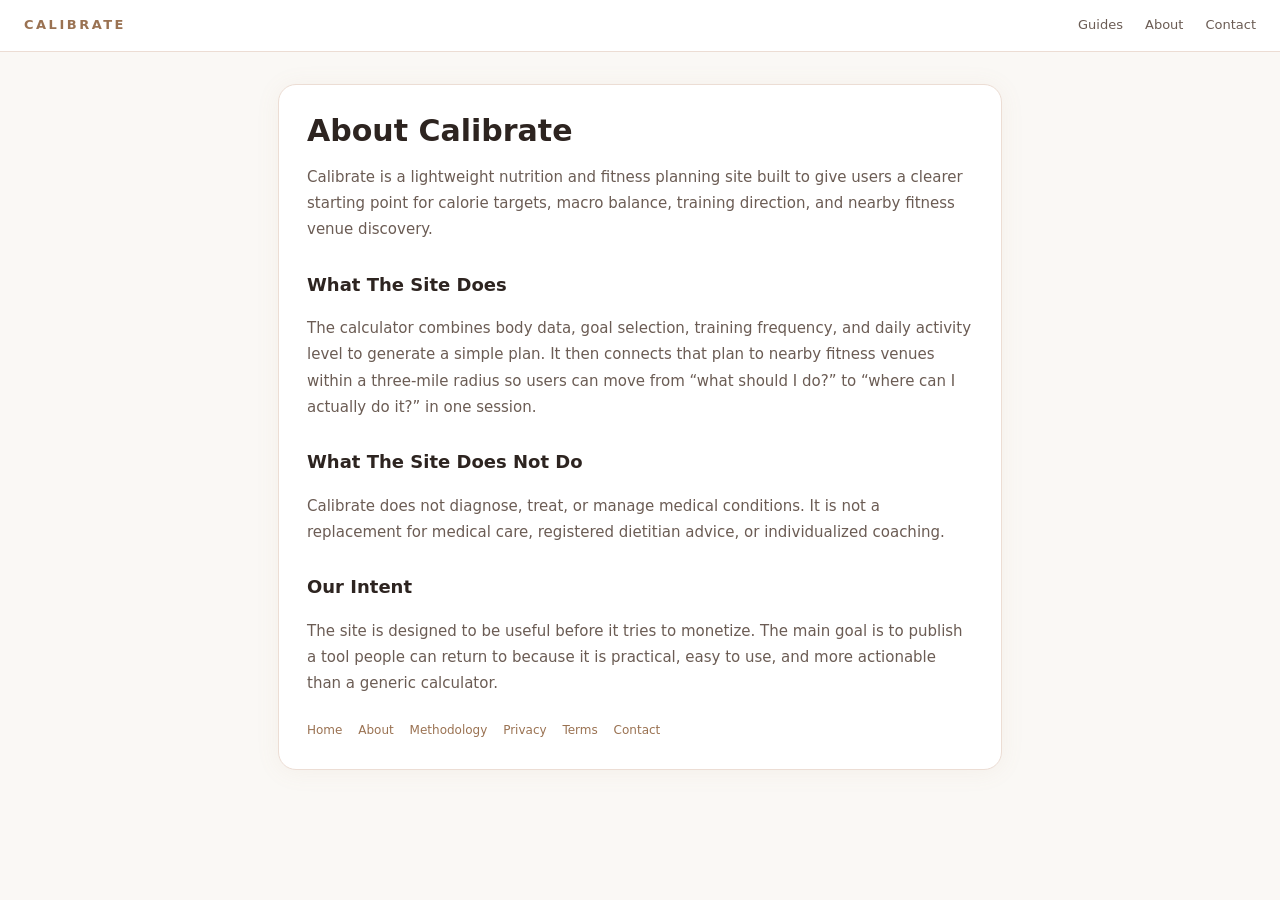
<file: about.html>
<!DOCTYPE html>
<html lang="en">
<head>
  <meta charset="UTF-8" />
  <meta name="viewport" content="width=device-width, initial-scale=1.0" />
  <title>About Calibrate - Nutrition and Fitness Planning for Women</title>
  <meta name="description" content="Calibrate is a nutrition and fitness planning tool for women. Learn about what the site does, our methodology, and our approach to practical wellness planning." />
  <link rel="canonical" href="https://woojintest.pages.dev/about.html" />
  <meta property="og:type" content="website" />
  <meta property="og:title" content="About Calibrate - Nutrition and Fitness Planning for Women" />
  <meta property="og:description" content="Calibrate is a nutrition and fitness planning tool for women. Learn about what the site does and our approach to practical wellness planning." />
  <meta property="og:url" content="https://woojintest.pages.dev/about.html" />
  <meta property="og:site_name" content="Calibrate" />
  <meta name="google-adsense-account" content="ca-pub-9247222675222330" />
  <script async src="https://pagead2.googlesyndication.com/pagead/js/adsbygoogle.js?client=ca-pub-9247222675222330" crossorigin="anonymous"></script>
  <script async src="https://www.googletagmanager.com/gtag/js?id=G-ZL0KT039TB"></script>
  <script>
    window.dataLayer = window.dataLayer || [];
    function gtag(){dataLayer.push(arguments);}
    gtag('js', new Date());
    gtag('config', 'G-ZL0KT039TB');
  </script>
  <script type="text/javascript">
    (function(c,l,a,r,i,t,y){
        c[a]=c[a]||function(){(c[a].q=c[a].q||[]).push(arguments)};
        t=l.createElement(r);t.async=1;t.src="https://www.clarity.ms/tag/"+i;
        y=l.getElementsByTagName(r)[0];y.parentNode.insertBefore(t,y);
    })(window, document, "clarity", "script", "w45pj6dyt1");
  </script>
  <style>
    * { box-sizing: border-box; }
    body { margin: 0; font-family: Inter, system-ui, sans-serif; background: #faf8f5; color: #2d2420; line-height: 1.75; }
    nav.nav { background: #fff; border-bottom: 1px solid #ecddd4; padding: 14px 24px; display: flex; align-items: center; justify-content: space-between; position: sticky; top: 0; z-index: 10; }
    .nav-brand { color: #9a7252; text-decoration: none; font-weight: 700; letter-spacing: 2.5px; text-transform: uppercase; font-size: 13px; }
    .nav-links { display: flex; gap: 22px; }
    .nav-links a { color: #6b5c54; text-decoration: none; font-size: 13px; font-weight: 500; }
    .nav-links a:hover { color: #9a7252; }
    .wrap { max-width: 760px; margin: 0 auto; padding: 32px 18px 64px; }
    .card { background: #fff; border: 1px solid #ecddd4; border-radius: 18px; box-shadow: 0 2px 24px rgba(184,144,106,0.08); padding: 28px; }
    h1 { margin: 0 0 14px; font-size: 30px; line-height: 1.2; }
    h2 { margin: 26px 0 10px; font-size: 18px; }
    p, li { font-size: 15px; color: #6b5c54; }
    ul { padding-left: 20px; }
    .footer { margin-top: 24px; font-size: 12px; color: #9b8e87; }
    .footer a { color: #9a7252; text-decoration: none; margin-right: 12px; }
  </style>
</head>
<body>
  <nav class="nav">
    <a class="nav-brand" href="/">Calibrate</a>
    <div class="nav-links">
      <a href="/guides.html">Guides</a>
      <a href="/about.html">About</a>
      <a href="/contact.html">Contact</a>
    </div>
  </nav>
  <div class="wrap">
    <div class="card">
<h1>About Calibrate</h1>
<p>Calibrate is a lightweight nutrition and fitness planning site built to give users a clearer starting point for calorie targets, macro balance, training direction, and nearby fitness venue discovery.</p>
<h2>What The Site Does</h2>
<p>The calculator combines body data, goal selection, training frequency, and daily activity level to generate a simple plan. It then connects that plan to nearby fitness venues within a three-mile radius so users can move from “what should I do?” to “where can I actually do it?” in one session.</p>
<h2>What The Site Does Not Do</h2>
<p>Calibrate does not diagnose, treat, or manage medical conditions. It is not a replacement for medical care, registered dietitian advice, or individualized coaching.</p>
<h2>Our Intent</h2>
<p>The site is designed to be useful before it tries to monetize. The main goal is to publish a tool people can return to because it is practical, easy to use, and more actionable than a generic calculator.</p>
      <div class="footer">
        <a href="/">Home</a>
        <a href="/about.html">About</a>
        <a href="/methodology.html">Methodology</a>
        <a href="/privacy.html">Privacy</a>
        <a href="/terms.html">Terms</a>
        <a href="/contact.html">Contact</a>
      </div>
    </div>
  </div>
</body>
</html>
</file>
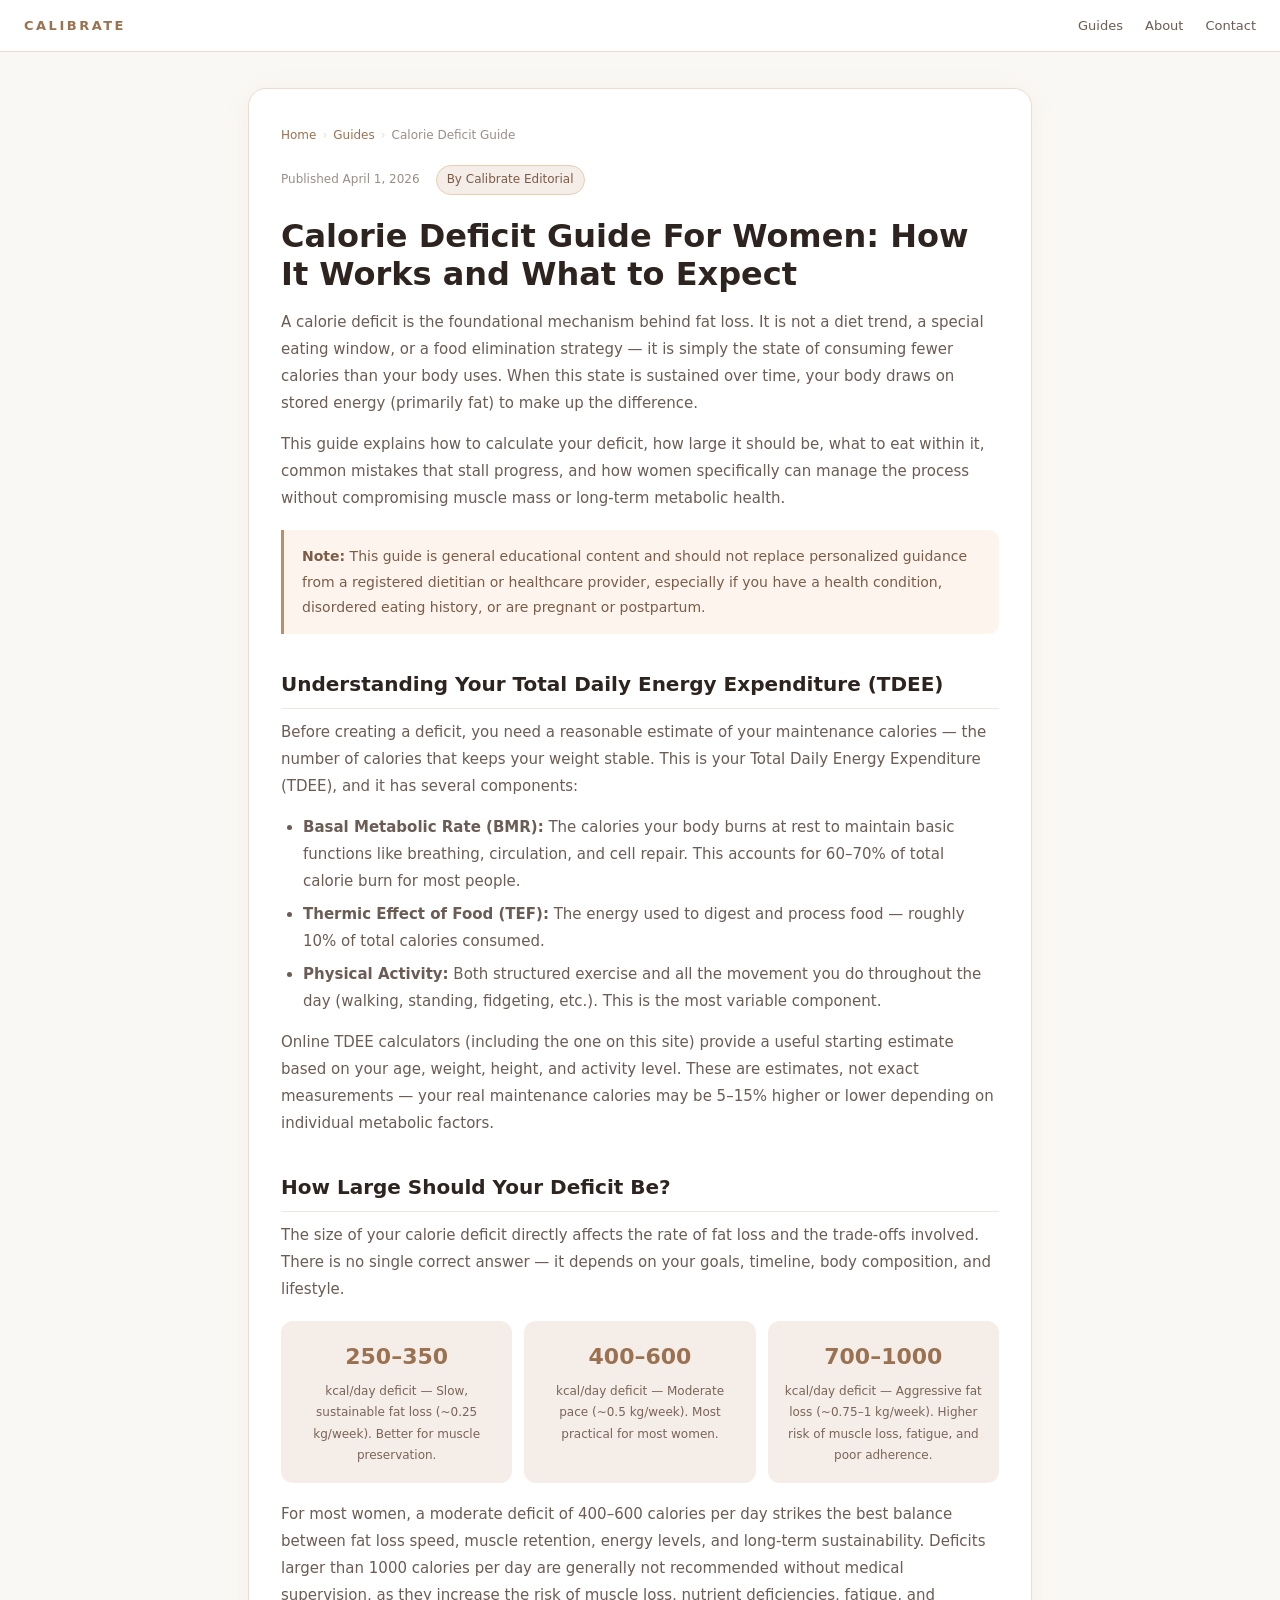
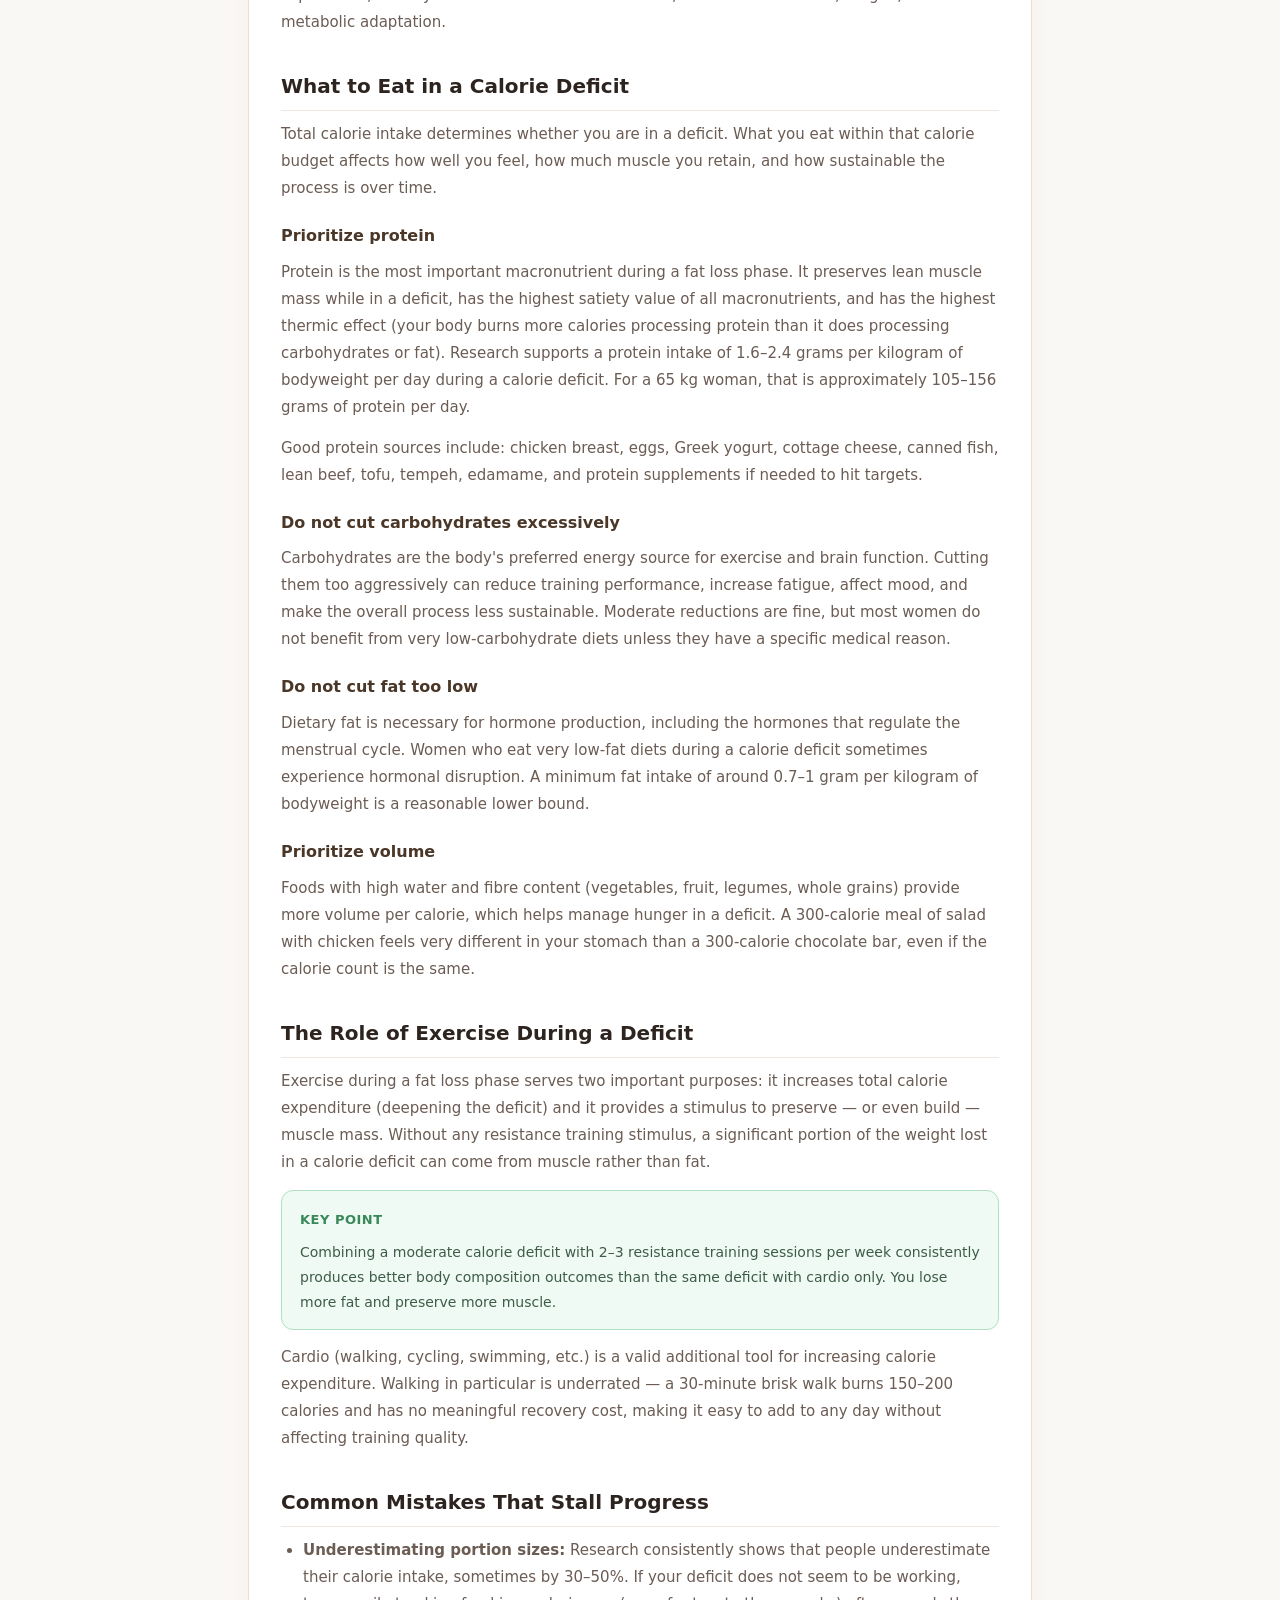
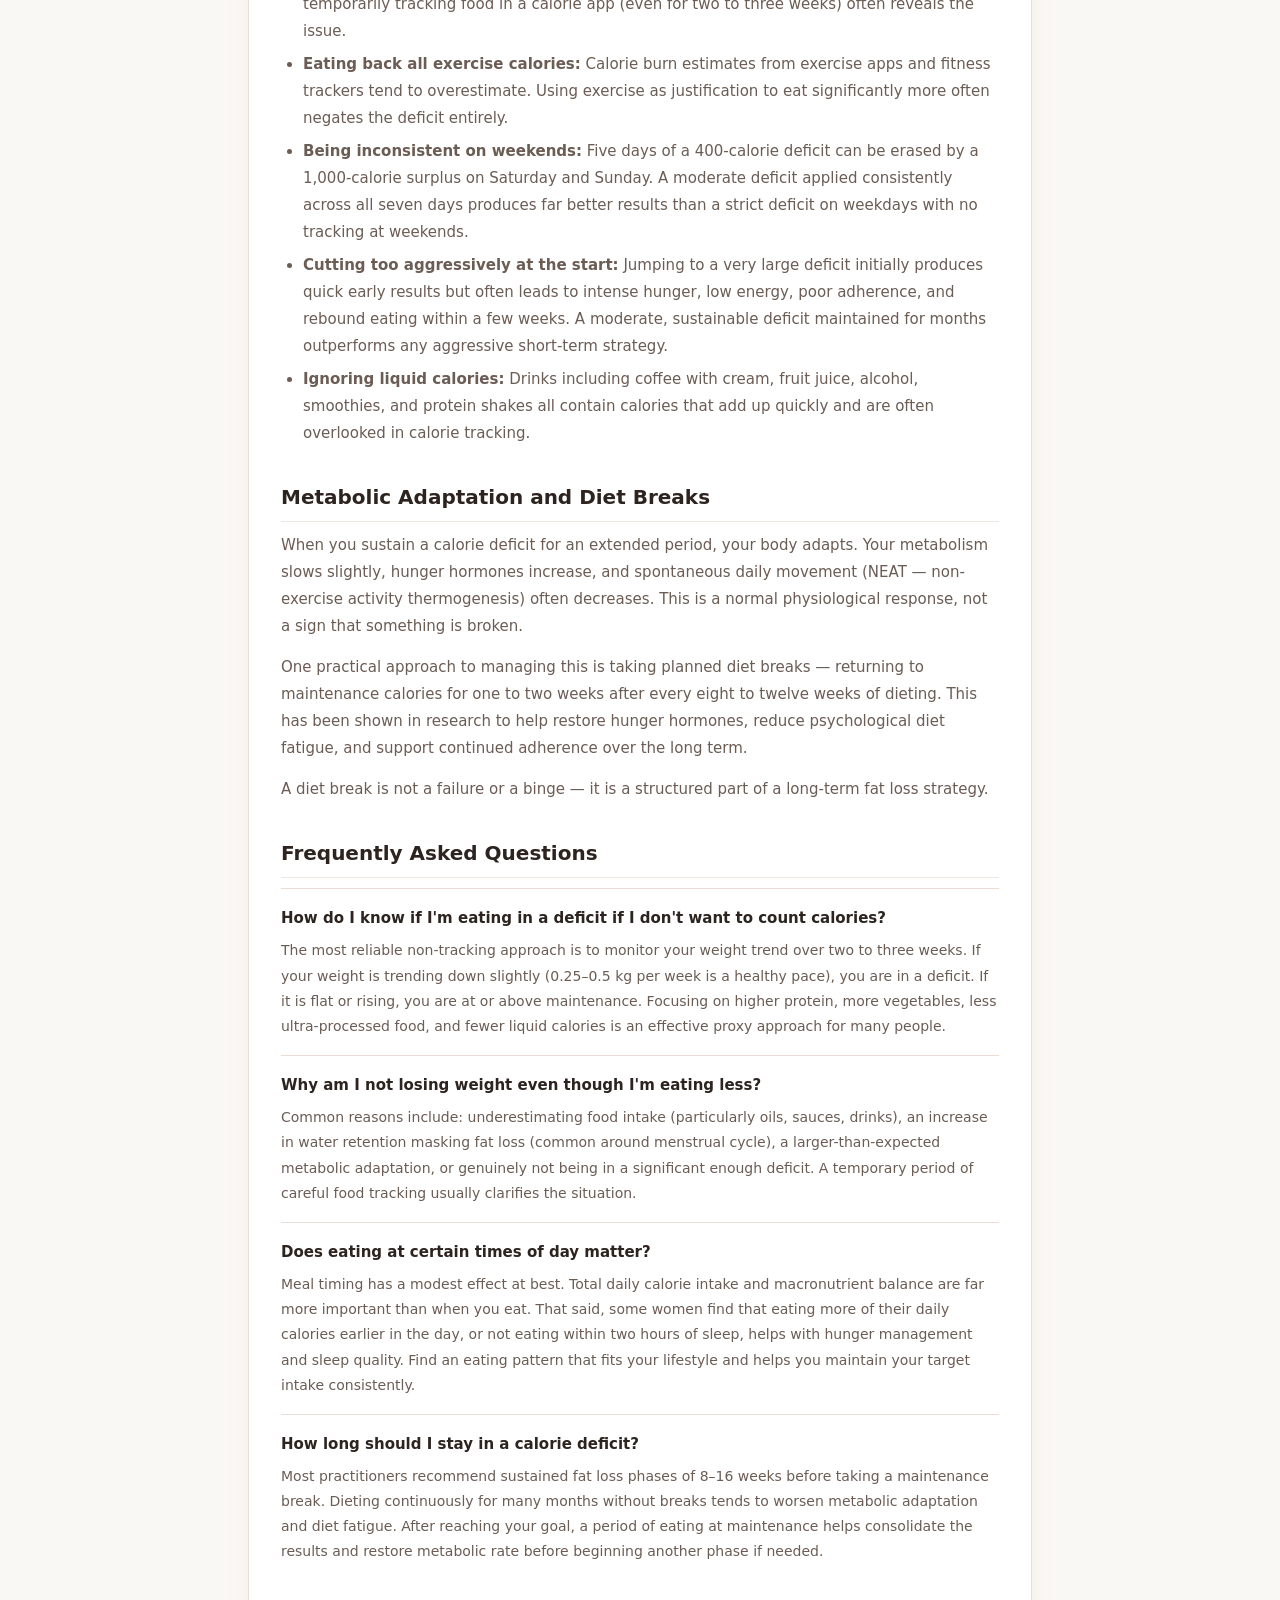
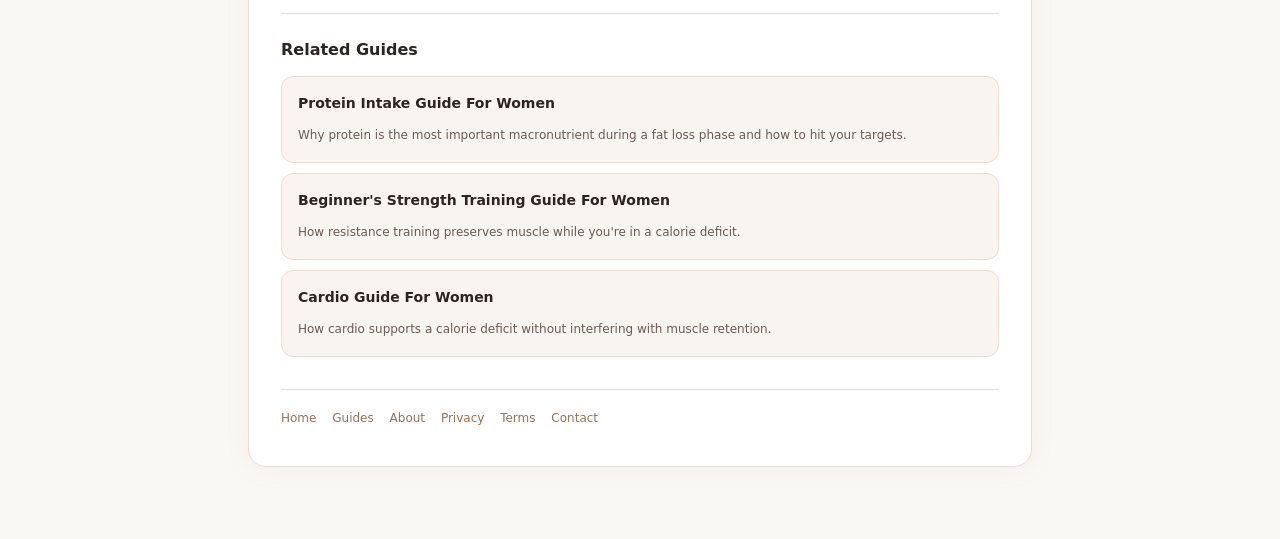
<file: calorie-deficit-guide.html>
<!DOCTYPE html>
<html lang="en">
<head>
  <meta charset="UTF-8" />
  <meta name="viewport" content="width=device-width, initial-scale=1.0" />
  <title>Calorie Deficit Guide For Women: How It Works and What to Expect - Calibrate</title>
  <meta name="description" content="A practical calorie deficit guide for women. Learn how to calculate your deficit, how large it should be, what to eat, common mistakes, and how to sustain fat loss without losing muscle." />
  <link rel="canonical" href="https://woojintest.pages.dev/calorie-deficit-guide.html" />
  <meta property="og:type" content="article" />
  <meta property="og:title" content="Calorie Deficit Guide For Women: How It Works and What to Expect" />
  <meta property="og:description" content="A practical calorie deficit guide for women. Learn how to calculate your deficit, how large it should be, what to eat, common mistakes, and how to sustain fat loss without losing muscle." />
  <meta property="og:url" content="https://woojintest.pages.dev/calorie-deficit-guide.html" />
  <meta property="og:site_name" content="Calibrate" />
  <meta property="article:published_time" content="2026-04-01" />
  <meta name="twitter:card" content="summary" />
  <meta name="twitter:title" content="Calorie Deficit Guide For Women: How It Works and What to Expect" />
  <meta name="twitter:description" content="A practical calorie deficit guide for women covering deficit size, nutrition, and fat loss strategies." />
  <meta name="google-adsense-account" content="ca-pub-9247222675222330" />
  <script async src="https://pagead2.googlesyndication.com/pagead/js/adsbygoogle.js?client=ca-pub-9247222675222330" crossorigin="anonymous"></script>
  <script async src="https://www.googletagmanager.com/gtag/js?id=G-ZL0KT039TB"></script>
  <script>
    window.dataLayer = window.dataLayer || [];
    function gtag(){dataLayer.push(arguments);}
    gtag('js', new Date());
    gtag('config', 'G-ZL0KT039TB');
  </script>
  <script type="text/javascript">
    (function(c,l,a,r,i,t,y){
        c[a]=c[a]||function(){(c[a].q=c[a].q||[]).push(arguments)};
        t=l.createElement(r);t.async=1;t.src="https://www.clarity.ms/tag/"+i;
        y=l.getElementsByTagName(r)[0];y.parentNode.insertBefore(t,y);
    })(window, document, "clarity", "script", "w45pj6dyt1");
  </script>
  <style>
    * { box-sizing: border-box; }
    body { margin: 0; font-family: Inter, system-ui, sans-serif; background: #faf8f5; color: #2d2420; line-height: 1.8; }
    nav.nav { background: #fff; border-bottom: 1px solid #ecddd4; padding: 14px 24px; display: flex; align-items: center; justify-content: space-between; position: sticky; top: 0; z-index: 10; }
    .nav-brand { color: #9a7252; text-decoration: none; font-weight: 700; letter-spacing: 2.5px; text-transform: uppercase; font-size: 13px; }
    .nav-links { display: flex; gap: 22px; }
    .nav-links a { color: #6b5c54; text-decoration: none; font-size: 13px; font-weight: 500; }
    .nav-links a:hover { color: #9a7252; }
    .wrap { max-width: 820px; margin: 0 auto; padding: 36px 18px 72px; }
    .card { background: #fff; border: 1px solid #ecddd4; border-radius: 18px; box-shadow: 0 2px 24px rgba(184,144,106,0.08); padding: 36px 32px; }
    h1 { margin: 0 0 16px; font-size: 32px; line-height: 1.2; }
    h2 { margin: 32px 0 10px; font-size: 20px; color: #2d2420; border-bottom: 1px solid #f0e8e0; padding-bottom: 6px; }
    h3 { margin: 20px 0 8px; font-size: 16px; color: #4a3728; }
    p { font-size: 15px; color: #6b5c54; margin: 0 0 14px; }
    ul, ol { padding-left: 22px; margin: 0 0 14px; }
    li { font-size: 15px; color: #6b5c54; margin-bottom: 6px; }
    .intro-note { background: #fdf5ed; border-left: 3px solid #b8906a; border-radius: 0 10px 10px 0; padding: 14px 18px; margin: 18px 0; }
    .intro-note p { margin: 0; font-size: 14px; color: #7a5c48; }
    .stat-grid { display: grid; grid-template-columns: repeat(3, 1fr); gap: 12px; margin: 18px 0; }
    @media (max-width: 600px) { .stat-grid { grid-template-columns: 1fr; } }
    .stat-card { background: #f5ede8; border-radius: 12px; padding: 16px; text-align: center; }
    .stat-card .val { font-size: 22px; font-weight: 800; color: #9a7252; }
    .stat-card .lbl { font-size: 12px; color: #7a6558; margin-top: 4px; }
    .tip-block { background: #f0faf4; border: 1px solid #b3dfc3; border-radius: 12px; padding: 14px 18px; margin: 14px 0; }
    .tip-block strong { color: #38885a; font-size: 13px; text-transform: uppercase; letter-spacing: 0.5px; }
    .tip-block p { margin: 6px 0 0; font-size: 14px; color: #3d5c48; }
    .faq-item { border-top: 1px solid #ecddd4; padding: 16px 0; }
    .faq-item:last-child { border-bottom: 1px solid #ecddd4; }
    .faq-q { font-size: 15px; font-weight: 600; color: #2d2420; margin: 0 0 6px; }
    .faq-a { font-size: 14px; color: #6b5c54; margin: 0; }
    .footer { margin-top: 32px; padding-top: 18px; border-top: 1px solid #ecddd4; font-size: 12px; color: #9b8e87; }
    .footer a { color: #9a7252; text-decoration: none; margin-right: 12px; }
    .breadcrumb { font-size: 12px; color: #9b8e87; margin-bottom: 18px; display: flex; align-items: center; gap: 6px; flex-wrap: wrap; }
    .breadcrumb a { color: #9a7252; text-decoration: none; }
    .breadcrumb span.sep { color: #ecddd4; }
    .article-meta { display: flex; align-items: center; gap: 16px; margin-bottom: 22px; flex-wrap: wrap; }
    .article-meta time { font-size: 12px; color: #9b8e87; }
    .article-meta .author-tag { font-size: 12px; background: #f5ede8; color: #7a5c48; padding: 3px 10px; border-radius: 100px; border: 1px solid #e8cdb0; }
    .related-guides { margin-top: 32px; padding-top: 22px; border-top: 1px solid #ecddd4; }
    .related-guides h2 { font-size: 16px; color: #2d2420; margin: 0 0 12px; border: none; padding: 0; }
    .related-list { display: grid; gap: 10px; }
    .related-item { background: #f9f4ef; border: 1px solid #ecddd4; border-radius: 12px; padding: 14px 16px; text-decoration: none; display: block; transition: border-color 0.2s; }
    .related-item:hover { border-color: #b8906a; }
    .related-item strong { display: block; font-size: 14px; color: #2d2420; margin-bottom: 3px; }
    .related-item span { font-size: 12px; color: #6b5c54; }
  </style>
  <script type="application/ld+json">
  {
    "@context": "https://schema.org",
    "@graph": [
      {
        "@type": "Article",
        "headline": "Calorie Deficit Guide For Women: How It Works and What to Expect",
        "description": "A practical calorie deficit guide for women. Learn how to calculate your deficit, how large it should be, what to eat, common mistakes, and how to sustain fat loss without losing muscle.",
        "url": "https://woojintest.pages.dev/calorie-deficit-guide.html",
        "datePublished": "2026-04-01",
        "dateModified": "2026-04-01",
        "author": {"@type": "Organization", "name": "Calibrate", "url": "https://woojintest.pages.dev/"},
        "publisher": {"@type": "Organization", "name": "Calibrate", "url": "https://woojintest.pages.dev/"},
        "mainEntityOfPage": {"@type": "WebPage", "@id": "https://woojintest.pages.dev/calorie-deficit-guide.html"},
        "inLanguage": "en"
      },
      {
        "@type": "BreadcrumbList",
        "itemListElement": [
          {"@type": "ListItem", "position": 1, "name": "Home", "item": "https://woojintest.pages.dev/"},
          {"@type": "ListItem", "position": 2, "name": "Guides", "item": "https://woojintest.pages.dev/guides.html"},
          {"@type": "ListItem", "position": 3, "name": "Calorie Deficit Guide", "item": "https://woojintest.pages.dev/calorie-deficit-guide.html"}
        ]
      },
      {
        "@type": "FAQPage",
        "mainEntity": [
          {
            "@type": "Question",
            "name": "How do I know if I'm eating in a calorie deficit if I don't want to count calories?",
            "acceptedAnswer": {"@type": "Answer", "text": "Monitor your weight trend over two to three weeks. If your weight is trending down slightly, you are in a deficit. Focusing on higher protein, more vegetables, less ultra-processed food, and fewer liquid calories is an effective proxy approach for many people."}
          },
          {
            "@type": "Question",
            "name": "Why am I not losing weight even though I'm eating less?",
            "acceptedAnswer": {"@type": "Answer", "text": "Common reasons include underestimating food intake, water retention masking fat loss, metabolic adaptation, or not being in a significant enough deficit. A temporary period of careful food tracking usually clarifies the situation."}
          },
          {
            "@type": "Question",
            "name": "Does eating at certain times of day matter for fat loss?",
            "acceptedAnswer": {"@type": "Answer", "text": "Meal timing has a modest effect at best. Total daily calorie intake and macronutrient balance are far more important than when you eat. Find an eating pattern that fits your lifestyle and helps you maintain your target intake consistently."}
          },
          {
            "@type": "Question",
            "name": "How long should I stay in a calorie deficit?",
            "acceptedAnswer": {"@type": "Answer", "text": "Most practitioners recommend sustained fat loss phases of 8 to 16 weeks before taking a maintenance break. Dieting continuously for many months without breaks tends to worsen metabolic adaptation and diet fatigue."}
          }
        ]
      }
    ]
  }
  </script>
</head>
<body>
  <nav class="nav">
    <a class="nav-brand" href="/">Calibrate</a>
    <div class="nav-links">
      <a href="/guides.html">Guides</a>
      <a href="/about.html">About</a>
      <a href="/contact.html">Contact</a>
    </div>
  </nav>
  <div class="wrap">
    <div class="card">
      <nav class="breadcrumb" aria-label="Breadcrumb">
        <a href="/">Home</a><span class="sep">›</span><a href="/guides.html">Guides</a><span class="sep">›</span><span>Calorie Deficit Guide</span>
      </nav>
      <div class="article-meta">
        <time datetime="2026-04-01">Published April 1, 2026</time>
        <span class="author-tag">By Calibrate Editorial</span>
      </div>
      <h1>Calorie Deficit Guide For Women: How It Works and What to Expect</h1>
      <p>A calorie deficit is the foundational mechanism behind fat loss. It is not a diet trend, a special eating window, or a food elimination strategy — it is simply the state of consuming fewer calories than your body uses. When this state is sustained over time, your body draws on stored energy (primarily fat) to make up the difference.</p>
      <p>This guide explains how to calculate your deficit, how large it should be, what to eat within it, common mistakes that stall progress, and how women specifically can manage the process without compromising muscle mass or long-term metabolic health.</p>

      <div class="intro-note">
        <p><strong>Note:</strong> This guide is general educational content and should not replace personalized guidance from a registered dietitian or healthcare provider, especially if you have a health condition, disordered eating history, or are pregnant or postpartum.</p>
      </div>

      <h2>Understanding Your Total Daily Energy Expenditure (TDEE)</h2>
      <p>Before creating a deficit, you need a reasonable estimate of your maintenance calories — the number of calories that keeps your weight stable. This is your Total Daily Energy Expenditure (TDEE), and it has several components:</p>
      <ul>
        <li><strong>Basal Metabolic Rate (BMR):</strong> The calories your body burns at rest to maintain basic functions like breathing, circulation, and cell repair. This accounts for 60–70% of total calorie burn for most people.</li>
        <li><strong>Thermic Effect of Food (TEF):</strong> The energy used to digest and process food — roughly 10% of total calories consumed.</li>
        <li><strong>Physical Activity:</strong> Both structured exercise and all the movement you do throughout the day (walking, standing, fidgeting, etc.). This is the most variable component.</li>
      </ul>
      <p>Online TDEE calculators (including the one on this site) provide a useful starting estimate based on your age, weight, height, and activity level. These are estimates, not exact measurements — your real maintenance calories may be 5–15% higher or lower depending on individual metabolic factors.</p>

      <h2>How Large Should Your Deficit Be?</h2>
      <p>The size of your calorie deficit directly affects the rate of fat loss and the trade-offs involved. There is no single correct answer — it depends on your goals, timeline, body composition, and lifestyle.</p>

      <div class="stat-grid">
        <div class="stat-card">
          <div class="val">250–350</div>
          <div class="lbl">kcal/day deficit — Slow, sustainable fat loss (~0.25 kg/week). Better for muscle preservation.</div>
        </div>
        <div class="stat-card">
          <div class="val">400–600</div>
          <div class="lbl">kcal/day deficit — Moderate pace (~0.5 kg/week). Most practical for most women.</div>
        </div>
        <div class="stat-card">
          <div class="val">700–1000</div>
          <div class="lbl">kcal/day deficit — Aggressive fat loss (~0.75–1 kg/week). Higher risk of muscle loss, fatigue, and poor adherence.</div>
        </div>
      </div>

      <p>For most women, a moderate deficit of 400–600 calories per day strikes the best balance between fat loss speed, muscle retention, energy levels, and long-term sustainability. Deficits larger than 1000 calories per day are generally not recommended without medical supervision, as they increase the risk of muscle loss, nutrient deficiencies, fatigue, and metabolic adaptation.</p>

      <h2>What to Eat in a Calorie Deficit</h2>
      <p>Total calorie intake determines whether you are in a deficit. What you eat within that calorie budget affects how well you feel, how much muscle you retain, and how sustainable the process is over time.</p>

      <h3>Prioritize protein</h3>
      <p>Protein is the most important macronutrient during a fat loss phase. It preserves lean muscle mass while in a deficit, has the highest satiety value of all macronutrients, and has the highest thermic effect (your body burns more calories processing protein than it does processing carbohydrates or fat). Research supports a protein intake of 1.6–2.4 grams per kilogram of bodyweight per day during a calorie deficit. For a 65 kg woman, that is approximately 105–156 grams of protein per day.</p>
      <p>Good protein sources include: chicken breast, eggs, Greek yogurt, cottage cheese, canned fish, lean beef, tofu, tempeh, edamame, and protein supplements if needed to hit targets.</p>

      <h3>Do not cut carbohydrates excessively</h3>
      <p>Carbohydrates are the body's preferred energy source for exercise and brain function. Cutting them too aggressively can reduce training performance, increase fatigue, affect mood, and make the overall process less sustainable. Moderate reductions are fine, but most women do not benefit from very low-carbohydrate diets unless they have a specific medical reason.</p>

      <h3>Do not cut fat too low</h3>
      <p>Dietary fat is necessary for hormone production, including the hormones that regulate the menstrual cycle. Women who eat very low-fat diets during a calorie deficit sometimes experience hormonal disruption. A minimum fat intake of around 0.7–1 gram per kilogram of bodyweight is a reasonable lower bound.</p>

      <h3>Prioritize volume</h3>
      <p>Foods with high water and fibre content (vegetables, fruit, legumes, whole grains) provide more volume per calorie, which helps manage hunger in a deficit. A 300-calorie meal of salad with chicken feels very different in your stomach than a 300-calorie chocolate bar, even if the calorie count is the same.</p>

      <h2>The Role of Exercise During a Deficit</h2>
      <p>Exercise during a fat loss phase serves two important purposes: it increases total calorie expenditure (deepening the deficit) and it provides a stimulus to preserve — or even build — muscle mass. Without any resistance training stimulus, a significant portion of the weight lost in a calorie deficit can come from muscle rather than fat.</p>

      <div class="tip-block">
        <strong>Key Point</strong>
        <p>Combining a moderate calorie deficit with 2–3 resistance training sessions per week consistently produces better body composition outcomes than the same deficit with cardio only. You lose more fat and preserve more muscle.</p>
      </div>

      <p>Cardio (walking, cycling, swimming, etc.) is a valid additional tool for increasing calorie expenditure. Walking in particular is underrated — a 30-minute brisk walk burns 150–200 calories and has no meaningful recovery cost, making it easy to add to any day without affecting training quality.</p>

      <h2>Common Mistakes That Stall Progress</h2>
      <ul>
        <li><strong>Underestimating portion sizes:</strong> Research consistently shows that people underestimate their calorie intake, sometimes by 30–50%. If your deficit does not seem to be working, temporarily tracking food in a calorie app (even for two to three weeks) often reveals the issue.</li>
        <li><strong>Eating back all exercise calories:</strong> Calorie burn estimates from exercise apps and fitness trackers tend to overestimate. Using exercise as justification to eat significantly more often negates the deficit entirely.</li>
        <li><strong>Being inconsistent on weekends:</strong> Five days of a 400-calorie deficit can be erased by a 1,000-calorie surplus on Saturday and Sunday. A moderate deficit applied consistently across all seven days produces far better results than a strict deficit on weekdays with no tracking at weekends.</li>
        <li><strong>Cutting too aggressively at the start:</strong> Jumping to a very large deficit initially produces quick early results but often leads to intense hunger, low energy, poor adherence, and rebound eating within a few weeks. A moderate, sustainable deficit maintained for months outperforms any aggressive short-term strategy.</li>
        <li><strong>Ignoring liquid calories:</strong> Drinks including coffee with cream, fruit juice, alcohol, smoothies, and protein shakes all contain calories that add up quickly and are often overlooked in calorie tracking.</li>
      </ul>

      <h2>Metabolic Adaptation and Diet Breaks</h2>
      <p>When you sustain a calorie deficit for an extended period, your body adapts. Your metabolism slows slightly, hunger hormones increase, and spontaneous daily movement (NEAT — non-exercise activity thermogenesis) often decreases. This is a normal physiological response, not a sign that something is broken.</p>
      <p>One practical approach to managing this is taking planned diet breaks — returning to maintenance calories for one to two weeks after every eight to twelve weeks of dieting. This has been shown in research to help restore hunger hormones, reduce psychological diet fatigue, and support continued adherence over the long term.</p>
      <p>A diet break is not a failure or a binge — it is a structured part of a long-term fat loss strategy.</p>

      <h2>Frequently Asked Questions</h2>
      <div class="faq-item">
        <p class="faq-q">How do I know if I'm eating in a deficit if I don't want to count calories?</p>
        <p class="faq-a">The most reliable non-tracking approach is to monitor your weight trend over two to three weeks. If your weight is trending down slightly (0.25–0.5 kg per week is a healthy pace), you are in a deficit. If it is flat or rising, you are at or above maintenance. Focusing on higher protein, more vegetables, less ultra-processed food, and fewer liquid calories is an effective proxy approach for many people.</p>
      </div>
      <div class="faq-item">
        <p class="faq-q">Why am I not losing weight even though I'm eating less?</p>
        <p class="faq-a">Common reasons include: underestimating food intake (particularly oils, sauces, drinks), an increase in water retention masking fat loss (common around menstrual cycle), a larger-than-expected metabolic adaptation, or genuinely not being in a significant enough deficit. A temporary period of careful food tracking usually clarifies the situation.</p>
      </div>
      <div class="faq-item">
        <p class="faq-q">Does eating at certain times of day matter?</p>
        <p class="faq-a">Meal timing has a modest effect at best. Total daily calorie intake and macronutrient balance are far more important than when you eat. That said, some women find that eating more of their daily calories earlier in the day, or not eating within two hours of sleep, helps with hunger management and sleep quality. Find an eating pattern that fits your lifestyle and helps you maintain your target intake consistently.</p>
      </div>
      <div class="faq-item">
        <p class="faq-q">How long should I stay in a calorie deficit?</p>
        <p class="faq-a">Most practitioners recommend sustained fat loss phases of 8–16 weeks before taking a maintenance break. Dieting continuously for many months without breaks tends to worsen metabolic adaptation and diet fatigue. After reaching your goal, a period of eating at maintenance helps consolidate the results and restore metabolic rate before beginning another phase if needed.</p>
      </div>

      <div class="related-guides">
        <h2>Related Guides</h2>
        <div class="related-list">
          <a class="related-item" href="/protein-guide.html"><strong>Protein Intake Guide For Women</strong><span>Why protein is the most important macronutrient during a fat loss phase and how to hit your targets.</span></a>
          <a class="related-item" href="/strength-training-guide.html"><strong>Beginner's Strength Training Guide For Women</strong><span>How resistance training preserves muscle while you're in a calorie deficit.</span></a>
          <a class="related-item" href="/cardio-guide.html"><strong>Cardio Guide For Women</strong><span>How cardio supports a calorie deficit without interfering with muscle retention.</span></a>
        </div>
      </div>
      <div class="footer">
        <a href="/">Home</a>
        <a href="/guides.html">Guides</a>
        <a href="/about.html">About</a>
        <a href="/privacy.html">Privacy</a>
        <a href="/terms.html">Terms</a>
        <a href="/contact.html">Contact</a>
      </div>
    </div>
  </div>
</body>
</html>
</file>
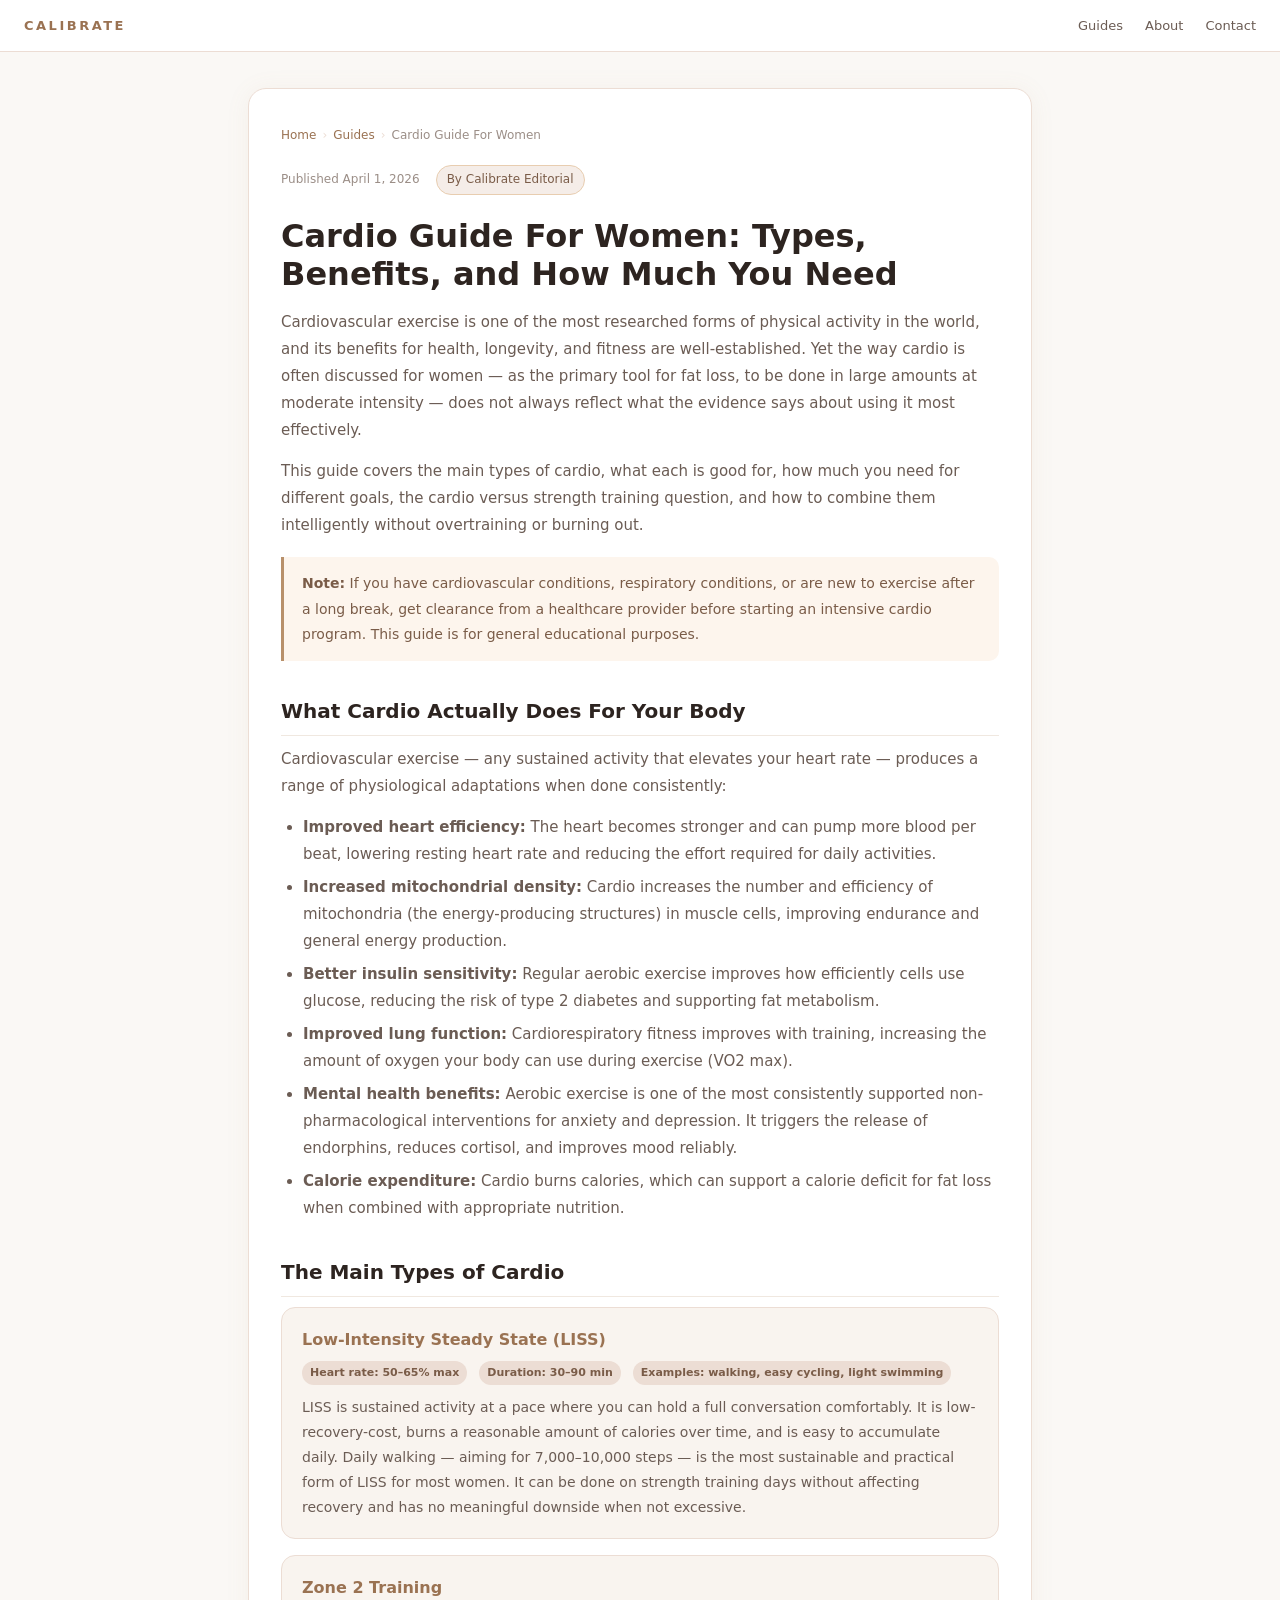
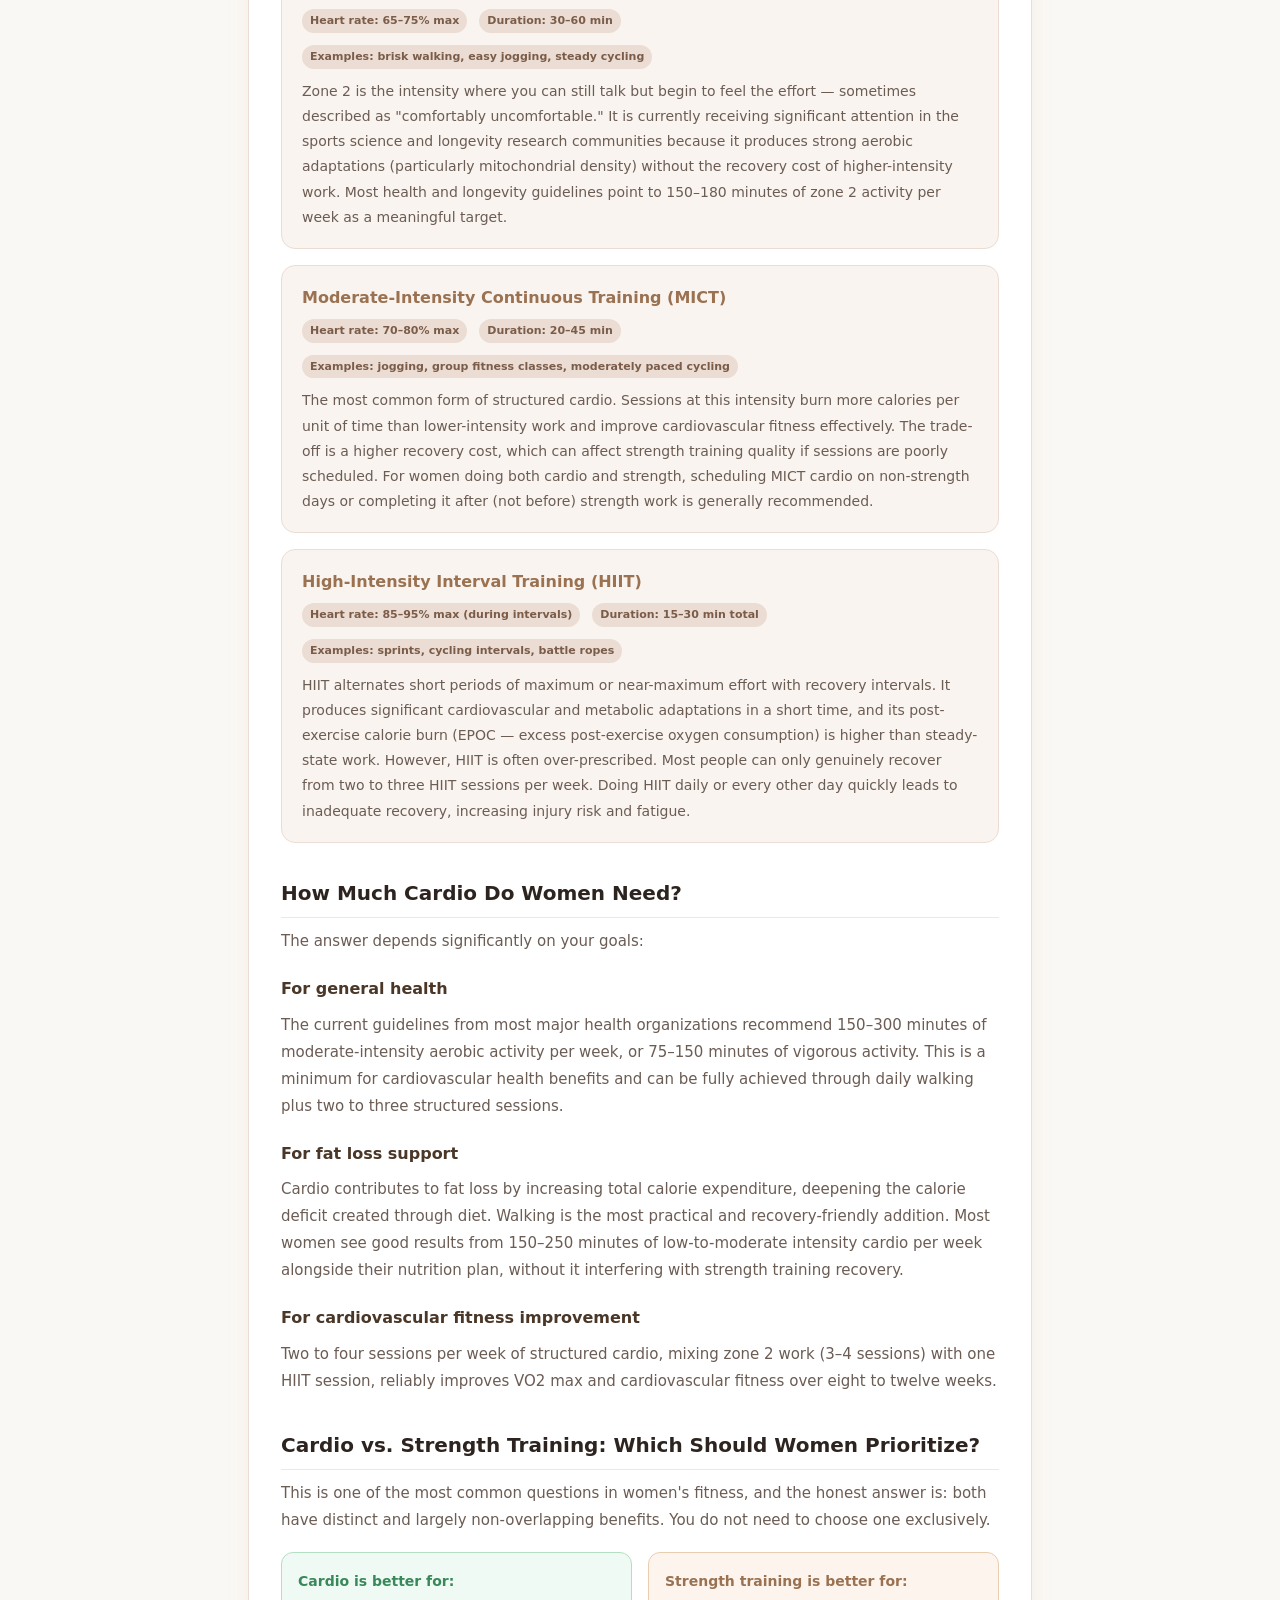
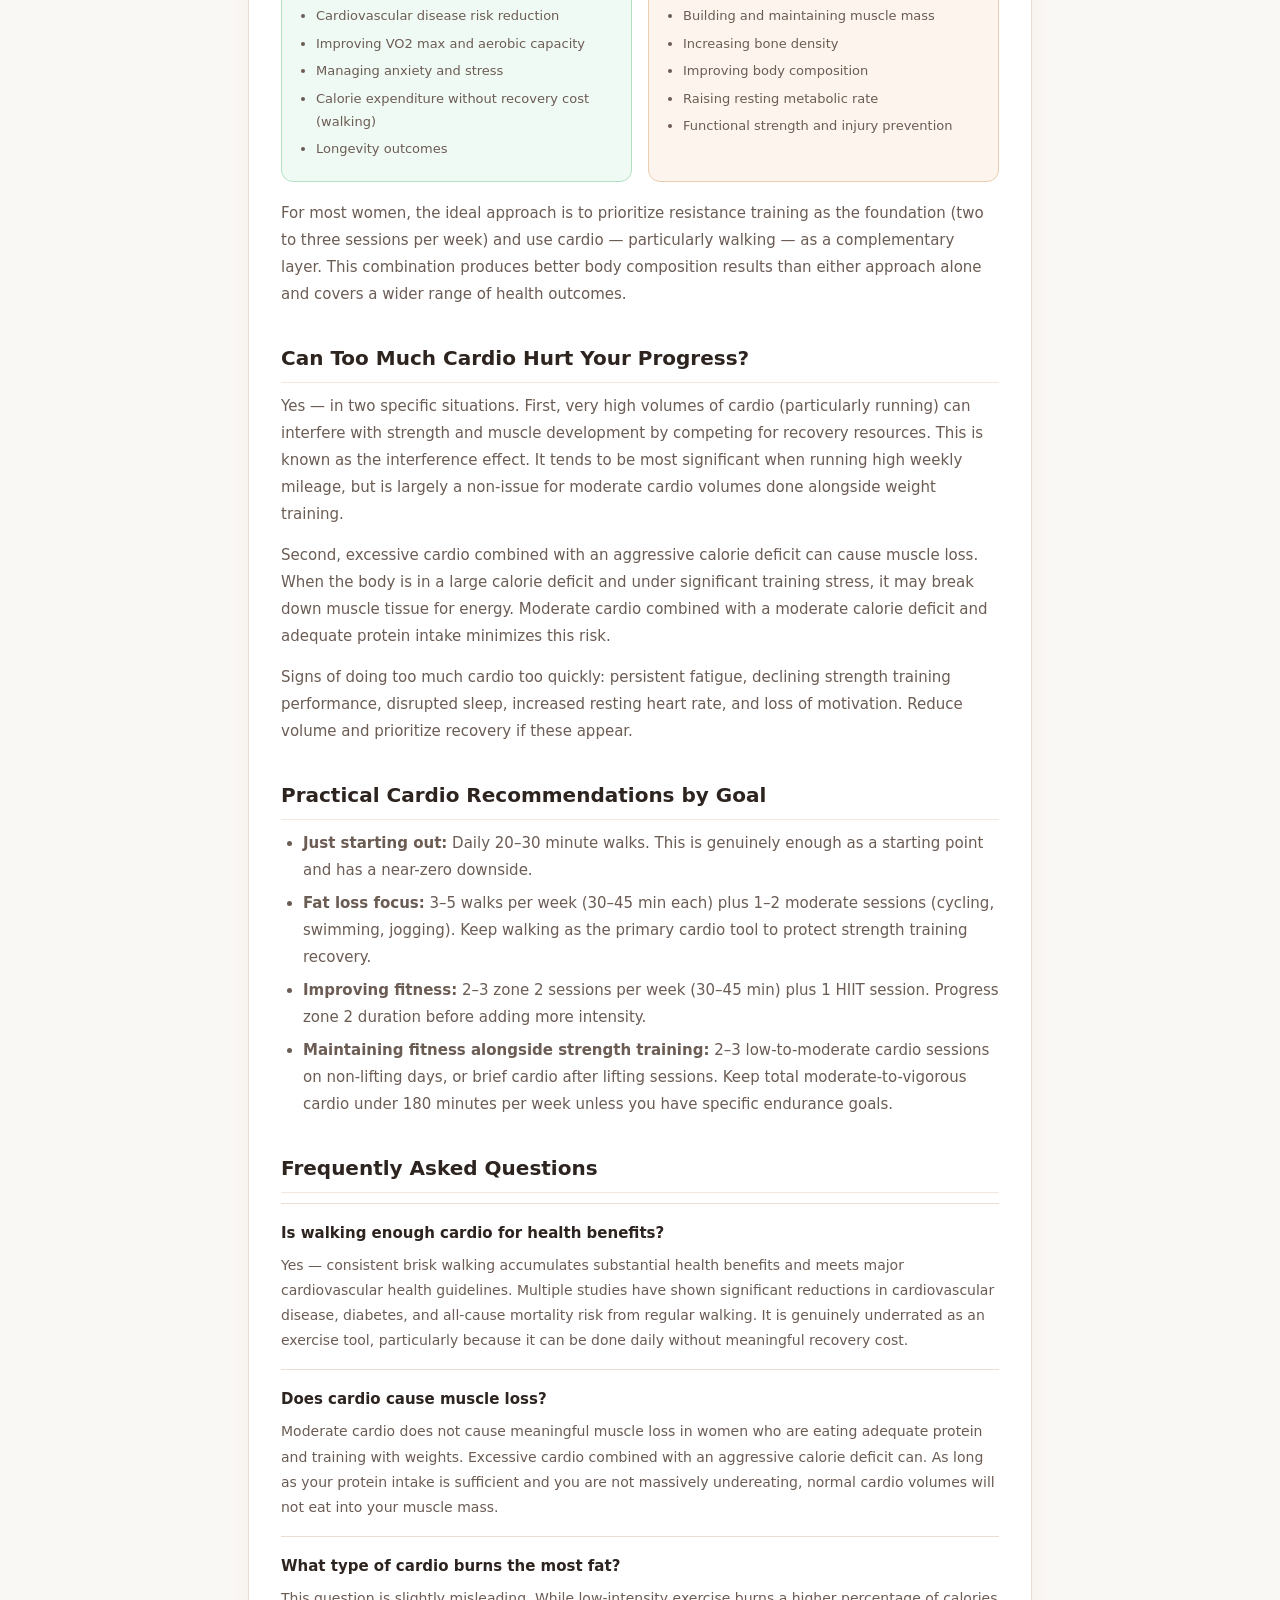
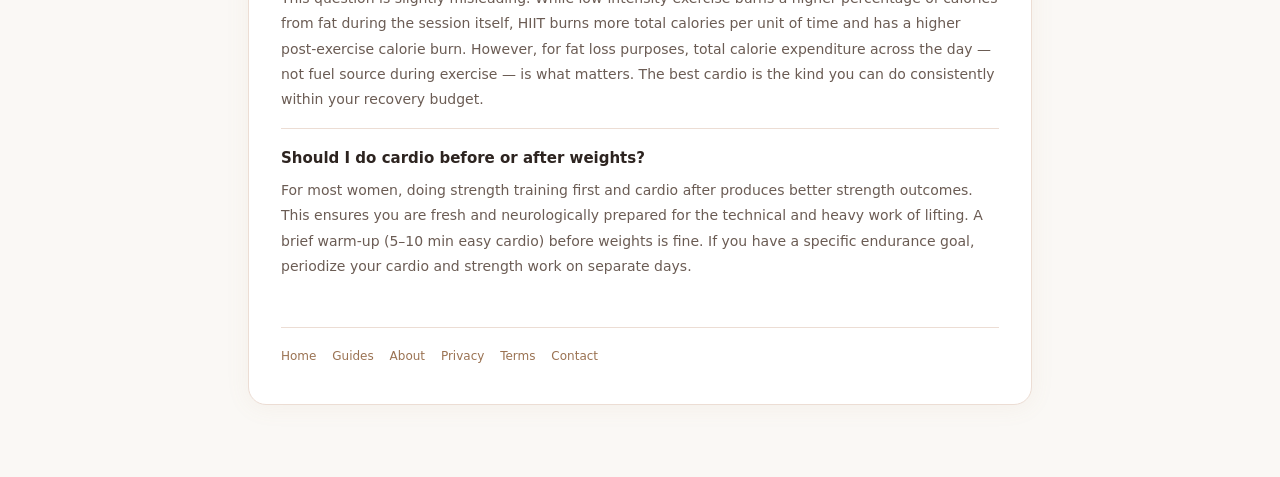
<file: cardio-guide.html>
<!DOCTYPE html>
<html lang="en">
<head>
  <meta charset="UTF-8" />
  <meta name="viewport" content="width=device-width, initial-scale=1.0" />
  <title>Cardio Guide For Women: Types, Benefits, and How Much You Need - Calibrate</title>
  <meta name="description" content="A practical cardio guide for women covering LISS, HIIT, zone 2 training, how much cardio you need, cardio vs weights, and how to use cardio effectively for fat loss and fitness." />
  <link rel="canonical" href="https://woojintest.pages.dev/cardio-guide.html" />
  <meta property="og:type" content="article" />
  <meta property="og:title" content="Cardio Guide For Women: Types, Benefits, and How Much You Need" />
  <meta property="og:description" content="A practical cardio guide for women covering LISS, HIIT, zone 2 training, how much cardio you need, cardio vs weights, and how to use cardio effectively for fat loss and fitness." />
  <meta property="og:url" content="https://woojintest.pages.dev/cardio-guide.html" />
  <meta property="og:site_name" content="Calibrate" />
  <meta property="article:published_time" content="2026-04-01" />
  <meta name="twitter:card" content="summary" />
  <meta name="twitter:title" content="Cardio Guide For Women: Types, Benefits, and How Much You Need" />
  <meta name="twitter:description" content="LISS, zone 2, HIIT explained. How much cardio women need for health, fat loss, and fitness goals." />
  <meta name="google-adsense-account" content="ca-pub-9247222675222330" />
  <script async src="https://pagead2.googlesyndication.com/pagead/js/adsbygoogle.js?client=ca-pub-9247222675222330" crossorigin="anonymous"></script>
  <script async src="https://www.googletagmanager.com/gtag/js?id=G-ZL0KT039TB"></script>
  <script>
    window.dataLayer = window.dataLayer || [];
    function gtag(){dataLayer.push(arguments);}
    gtag('js', new Date());
    gtag('config', 'G-ZL0KT039TB');
  </script>
  <script type="text/javascript">
    (function(c,l,a,r,i,t,y){
        c[a]=c[a]||function(){(c[a].q=c[a].q||[]).push(arguments)};
        t=l.createElement(r);t.async=1;t.src="https://www.clarity.ms/tag/"+i;
        y=l.getElementsByTagName(r)[0];y.parentNode.insertBefore(t,y);
    })(window, document, "clarity", "script", "w45pj6dyt1");
  </script>
  <style>
    * { box-sizing: border-box; }
    body { margin: 0; font-family: Inter, system-ui, sans-serif; background: #faf8f5; color: #2d2420; line-height: 1.8; }
    nav.nav { background: #fff; border-bottom: 1px solid #ecddd4; padding: 14px 24px; display: flex; align-items: center; justify-content: space-between; position: sticky; top: 0; z-index: 10; }
    .nav-brand { color: #9a7252; text-decoration: none; font-weight: 700; letter-spacing: 2.5px; text-transform: uppercase; font-size: 13px; }
    .nav-links { display: flex; gap: 22px; }
    .nav-links a { color: #6b5c54; text-decoration: none; font-size: 13px; font-weight: 500; }
    .nav-links a:hover { color: #9a7252; }
    .wrap { max-width: 820px; margin: 0 auto; padding: 36px 18px 72px; }
    .card { background: #fff; border: 1px solid #ecddd4; border-radius: 18px; box-shadow: 0 2px 24px rgba(184,144,106,0.08); padding: 36px 32px; }
    h1 { margin: 0 0 16px; font-size: 32px; line-height: 1.2; }
    h2 { margin: 32px 0 10px; font-size: 20px; color: #2d2420; border-bottom: 1px solid #f0e8e0; padding-bottom: 6px; }
    h3 { margin: 20px 0 8px; font-size: 16px; color: #4a3728; }
    p { font-size: 15px; color: #6b5c54; margin: 0 0 14px; }
    ul, ol { padding-left: 22px; margin: 0 0 14px; }
    li { font-size: 15px; color: #6b5c54; margin-bottom: 6px; }
    .intro-note { background: #fdf5ed; border-left: 3px solid #b8906a; border-radius: 0 10px 10px 0; padding: 14px 18px; margin: 18px 0; }
    .intro-note p { margin: 0; font-size: 14px; color: #7a5c48; }
    .cardio-type { background: #f9f4ef; border: 1px solid #ecddd4; border-radius: 14px; padding: 18px 20px; margin-bottom: 16px; }
    .cardio-type h3 { margin: 0 0 6px; font-size: 16px; color: #9a7252; }
    .cardio-type .meta { font-size: 12px; color: #9b8e87; margin-bottom: 10px; display: flex; gap: 12px; flex-wrap: wrap; }
    .meta-tag { background: #ecddd4; color: #7a5c48; padding: 2px 8px; border-radius: 100px; font-size: 11px; font-weight: 600; }
    .cardio-type p { margin: 0; font-size: 14px; }
    .compare-grid { display: grid; grid-template-columns: 1fr 1fr; gap: 16px; margin: 18px 0; }
    @media (max-width: 580px) { .compare-grid { grid-template-columns: 1fr; } }
    .compare-card { border-radius: 12px; padding: 16px; }
    .compare-card.green { background: #f0faf4; border: 1px solid #b3dfc3; }
    .compare-card.warm { background: #fdf5ed; border: 1px solid #e8cdb0; }
    .compare-card h3 { font-size: 14px; font-weight: 700; margin: 0 0 10px; }
    .compare-card.green h3 { color: #38885a; }
    .compare-card.warm h3 { color: #9a7252; }
    .compare-card ul { margin: 0; padding-left: 18px; }
    .compare-card li { font-size: 13px; margin-bottom: 4px; }
    .faq-item { border-top: 1px solid #ecddd4; padding: 16px 0; }
    .faq-item:last-child { border-bottom: 1px solid #ecddd4; }
    .faq-q { font-size: 15px; font-weight: 600; color: #2d2420; margin: 0 0 6px; }
    .faq-a { font-size: 14px; color: #6b5c54; margin: 0; }
    .footer { margin-top: 32px; padding-top: 18px; border-top: 1px solid #ecddd4; font-size: 12px; color: #9b8e87; }
    .footer a { color: #9a7252; text-decoration: none; margin-right: 12px; }
    .breadcrumb { font-size: 12px; color: #9b8e87; margin-bottom: 18px; display: flex; align-items: center; gap: 6px; flex-wrap: wrap; }
    .breadcrumb a { color: #9a7252; text-decoration: none; }
    .breadcrumb span.sep { color: #ecddd4; }
    .article-meta { display: flex; align-items: center; gap: 16px; margin-bottom: 22px; flex-wrap: wrap; }
    .article-meta time { font-size: 12px; color: #9b8e87; }
    .article-meta .author-tag { font-size: 12px; background: #f5ede8; color: #7a5c48; padding: 3px 10px; border-radius: 100px; border: 1px solid #e8cdb0; }
    .related-guides { margin-top: 32px; padding-top: 22px; border-top: 1px solid #ecddd4; }
    .related-guides h2 { font-size: 16px; color: #2d2420; margin: 0 0 12px; border: none; padding: 0; }
    .related-list { display: grid; gap: 10px; }
    .related-item { background: #f9f4ef; border: 1px solid #ecddd4; border-radius: 12px; padding: 14px 16px; text-decoration: none; display: block; transition: border-color 0.2s; }
    .related-item:hover { border-color: #b8906a; }
    .related-item strong { display: block; font-size: 14px; color: #2d2420; margin-bottom: 3px; }
    .related-item span { font-size: 12px; color: #6b5c54; }
  </style>
  <script type="application/ld+json">
  {
    "@context": "https://schema.org",
    "@graph": [
      {
        "@type": "Article",
        "headline": "Cardio Guide For Women: Types, Benefits, and How Much You Need",
        "description": "A practical cardio guide for women covering LISS, HIIT, zone 2 training, how much cardio you need, cardio vs weights, and how to use cardio effectively for fat loss and fitness.",
        "url": "https://woojintest.pages.dev/cardio-guide.html",
        "datePublished": "2026-04-01",
        "dateModified": "2026-04-01",
        "author": {"@type": "Organization", "name": "Calibrate", "url": "https://woojintest.pages.dev/"},
        "publisher": {"@type": "Organization", "name": "Calibrate", "url": "https://woojintest.pages.dev/"},
        "mainEntityOfPage": {"@type": "WebPage", "@id": "https://woojintest.pages.dev/cardio-guide.html"},
        "inLanguage": "en"
      },
      {
        "@type": "BreadcrumbList",
        "itemListElement": [
          {"@type": "ListItem", "position": 1, "name": "Home", "item": "https://woojintest.pages.dev/"},
          {"@type": "ListItem", "position": 2, "name": "Guides", "item": "https://woojintest.pages.dev/guides.html"},
          {"@type": "ListItem", "position": 3, "name": "Cardio Guide For Women", "item": "https://woojintest.pages.dev/cardio-guide.html"}
        ]
      },
      {
        "@type": "FAQPage",
        "mainEntity": [
          {
            "@type": "Question",
            "name": "Is walking enough cardio for health benefits?",
            "acceptedAnswer": {"@type": "Answer", "text": "Yes — consistent brisk walking accumulates substantial health benefits and meets major cardiovascular health guidelines. Multiple studies show significant reductions in cardiovascular disease, diabetes, and all-cause mortality risk from regular walking. It is genuinely underrated as an exercise tool."}
          },
          {
            "@type": "Question",
            "name": "Does cardio cause muscle loss in women?",
            "acceptedAnswer": {"@type": "Answer", "text": "Moderate cardio does not cause meaningful muscle loss in women who are eating adequate protein and training with weights. Excessive cardio combined with an aggressive calorie deficit can. As long as protein intake is sufficient and you are not massively undereating, normal cardio volumes will not eat into your muscle mass."}
          },
          {
            "@type": "Question",
            "name": "What type of cardio burns the most fat?",
            "acceptedAnswer": {"@type": "Answer", "text": "For fat loss purposes, total calorie expenditure across the day — not fuel source during exercise — is what matters. The best cardio is the kind you can do consistently within your recovery budget. Walking is highly practical and adds up significantly over time."}
          },
          {
            "@type": "Question",
            "name": "Should women do cardio before or after weights?",
            "acceptedAnswer": {"@type": "Answer", "text": "For most women, doing strength training first and cardio after produces better strength outcomes. This ensures you are fresh for the technical and heavy work of lifting. A brief warm-up of 5 to 10 minutes of easy cardio before weights is fine."}
          }
        ]
      }
    ]
  }
  </script>
</head>
<body>
  <nav class="nav">
    <a class="nav-brand" href="/">Calibrate</a>
    <div class="nav-links">
      <a href="/guides.html">Guides</a>
      <a href="/about.html">About</a>
      <a href="/contact.html">Contact</a>
    </div>
  </nav>
  <div class="wrap">
    <div class="card">
      <nav class="breadcrumb" aria-label="Breadcrumb">
        <a href="/">Home</a><span class="sep">›</span><a href="/guides.html">Guides</a><span class="sep">›</span><span>Cardio Guide For Women</span>
      </nav>
      <div class="article-meta">
        <time datetime="2026-04-01">Published April 1, 2026</time>
        <span class="author-tag">By Calibrate Editorial</span>
      </div>
      <h1>Cardio Guide For Women: Types, Benefits, and How Much You Need</h1>
      <p>Cardiovascular exercise is one of the most researched forms of physical activity in the world, and its benefits for health, longevity, and fitness are well-established. Yet the way cardio is often discussed for women — as the primary tool for fat loss, to be done in large amounts at moderate intensity — does not always reflect what the evidence says about using it most effectively.</p>
      <p>This guide covers the main types of cardio, what each is good for, how much you need for different goals, the cardio versus strength training question, and how to combine them intelligently without overtraining or burning out.</p>

      <div class="intro-note">
        <p><strong>Note:</strong> If you have cardiovascular conditions, respiratory conditions, or are new to exercise after a long break, get clearance from a healthcare provider before starting an intensive cardio program. This guide is for general educational purposes.</p>
      </div>

      <h2>What Cardio Actually Does For Your Body</h2>
      <p>Cardiovascular exercise — any sustained activity that elevates your heart rate — produces a range of physiological adaptations when done consistently:</p>
      <ul>
        <li><strong>Improved heart efficiency:</strong> The heart becomes stronger and can pump more blood per beat, lowering resting heart rate and reducing the effort required for daily activities.</li>
        <li><strong>Increased mitochondrial density:</strong> Cardio increases the number and efficiency of mitochondria (the energy-producing structures) in muscle cells, improving endurance and general energy production.</li>
        <li><strong>Better insulin sensitivity:</strong> Regular aerobic exercise improves how efficiently cells use glucose, reducing the risk of type 2 diabetes and supporting fat metabolism.</li>
        <li><strong>Improved lung function:</strong> Cardiorespiratory fitness improves with training, increasing the amount of oxygen your body can use during exercise (VO2 max).</li>
        <li><strong>Mental health benefits:</strong> Aerobic exercise is one of the most consistently supported non-pharmacological interventions for anxiety and depression. It triggers the release of endorphins, reduces cortisol, and improves mood reliably.</li>
        <li><strong>Calorie expenditure:</strong> Cardio burns calories, which can support a calorie deficit for fat loss when combined with appropriate nutrition.</li>
      </ul>

      <h2>The Main Types of Cardio</h2>

      <div class="cardio-type">
        <h3>Low-Intensity Steady State (LISS)</h3>
        <div class="meta"><span class="meta-tag">Heart rate: 50–65% max</span><span class="meta-tag">Duration: 30–90 min</span><span class="meta-tag">Examples: walking, easy cycling, light swimming</span></div>
        <p>LISS is sustained activity at a pace where you can hold a full conversation comfortably. It is low-recovery-cost, burns a reasonable amount of calories over time, and is easy to accumulate daily. Daily walking — aiming for 7,000–10,000 steps — is the most sustainable and practical form of LISS for most women. It can be done on strength training days without affecting recovery and has no meaningful downside when not excessive.</p>
      </div>

      <div class="cardio-type">
        <h3>Zone 2 Training</h3>
        <div class="meta"><span class="meta-tag">Heart rate: 65–75% max</span><span class="meta-tag">Duration: 30–60 min</span><span class="meta-tag">Examples: brisk walking, easy jogging, steady cycling</span></div>
        <p>Zone 2 is the intensity where you can still talk but begin to feel the effort — sometimes described as "comfortably uncomfortable." It is currently receiving significant attention in the sports science and longevity research communities because it produces strong aerobic adaptations (particularly mitochondrial density) without the recovery cost of higher-intensity work. Most health and longevity guidelines point to 150–180 minutes of zone 2 activity per week as a meaningful target.</p>
      </div>

      <div class="cardio-type">
        <h3>Moderate-Intensity Continuous Training (MICT)</h3>
        <div class="meta"><span class="meta-tag">Heart rate: 70–80% max</span><span class="meta-tag">Duration: 20–45 min</span><span class="meta-tag">Examples: jogging, group fitness classes, moderately paced cycling</span></div>
        <p>The most common form of structured cardio. Sessions at this intensity burn more calories per unit of time than lower-intensity work and improve cardiovascular fitness effectively. The trade-off is a higher recovery cost, which can affect strength training quality if sessions are poorly scheduled. For women doing both cardio and strength, scheduling MICT cardio on non-strength days or completing it after (not before) strength work is generally recommended.</p>
      </div>

      <div class="cardio-type">
        <h3>High-Intensity Interval Training (HIIT)</h3>
        <div class="meta"><span class="meta-tag">Heart rate: 85–95% max (during intervals)</span><span class="meta-tag">Duration: 15–30 min total</span><span class="meta-tag">Examples: sprints, cycling intervals, battle ropes</span></div>
        <p>HIIT alternates short periods of maximum or near-maximum effort with recovery intervals. It produces significant cardiovascular and metabolic adaptations in a short time, and its post-exercise calorie burn (EPOC — excess post-exercise oxygen consumption) is higher than steady-state work. However, HIIT is often over-prescribed. Most people can only genuinely recover from two to three HIIT sessions per week. Doing HIIT daily or every other day quickly leads to inadequate recovery, increasing injury risk and fatigue.</p>
      </div>

      <h2>How Much Cardio Do Women Need?</h2>
      <p>The answer depends significantly on your goals:</p>

      <h3>For general health</h3>
      <p>The current guidelines from most major health organizations recommend 150–300 minutes of moderate-intensity aerobic activity per week, or 75–150 minutes of vigorous activity. This is a minimum for cardiovascular health benefits and can be fully achieved through daily walking plus two to three structured sessions.</p>

      <h3>For fat loss support</h3>
      <p>Cardio contributes to fat loss by increasing total calorie expenditure, deepening the calorie deficit created through diet. Walking is the most practical and recovery-friendly addition. Most women see good results from 150–250 minutes of low-to-moderate intensity cardio per week alongside their nutrition plan, without it interfering with strength training recovery.</p>

      <h3>For cardiovascular fitness improvement</h3>
      <p>Two to four sessions per week of structured cardio, mixing zone 2 work (3–4 sessions) with one HIIT session, reliably improves VO2 max and cardiovascular fitness over eight to twelve weeks.</p>

      <h2>Cardio vs. Strength Training: Which Should Women Prioritize?</h2>
      <p>This is one of the most common questions in women's fitness, and the honest answer is: both have distinct and largely non-overlapping benefits. You do not need to choose one exclusively.</p>

      <div class="compare-grid">
        <div class="compare-card green">
          <h3>Cardio is better for:</h3>
          <ul>
            <li>Cardiovascular disease risk reduction</li>
            <li>Improving VO2 max and aerobic capacity</li>
            <li>Managing anxiety and stress</li>
            <li>Calorie expenditure without recovery cost (walking)</li>
            <li>Longevity outcomes</li>
          </ul>
        </div>
        <div class="compare-card warm">
          <h3>Strength training is better for:</h3>
          <ul>
            <li>Building and maintaining muscle mass</li>
            <li>Increasing bone density</li>
            <li>Improving body composition</li>
            <li>Raising resting metabolic rate</li>
            <li>Functional strength and injury prevention</li>
          </ul>
        </div>
      </div>

      <p>For most women, the ideal approach is to prioritize resistance training as the foundation (two to three sessions per week) and use cardio — particularly walking — as a complementary layer. This combination produces better body composition results than either approach alone and covers a wider range of health outcomes.</p>

      <h2>Can Too Much Cardio Hurt Your Progress?</h2>
      <p>Yes — in two specific situations. First, very high volumes of cardio (particularly running) can interfere with strength and muscle development by competing for recovery resources. This is known as the interference effect. It tends to be most significant when running high weekly mileage, but is largely a non-issue for moderate cardio volumes done alongside weight training.</p>
      <p>Second, excessive cardio combined with an aggressive calorie deficit can cause muscle loss. When the body is in a large calorie deficit and under significant training stress, it may break down muscle tissue for energy. Moderate cardio combined with a moderate calorie deficit and adequate protein intake minimizes this risk.</p>
      <p>Signs of doing too much cardio too quickly: persistent fatigue, declining strength training performance, disrupted sleep, increased resting heart rate, and loss of motivation. Reduce volume and prioritize recovery if these appear.</p>

      <h2>Practical Cardio Recommendations by Goal</h2>
      <ul>
        <li><strong>Just starting out:</strong> Daily 20–30 minute walks. This is genuinely enough as a starting point and has a near-zero downside.</li>
        <li><strong>Fat loss focus:</strong> 3–5 walks per week (30–45 min each) plus 1–2 moderate sessions (cycling, swimming, jogging). Keep walking as the primary cardio tool to protect strength training recovery.</li>
        <li><strong>Improving fitness:</strong> 2–3 zone 2 sessions per week (30–45 min) plus 1 HIIT session. Progress zone 2 duration before adding more intensity.</li>
        <li><strong>Maintaining fitness alongside strength training:</strong> 2–3 low-to-moderate cardio sessions on non-lifting days, or brief cardio after lifting sessions. Keep total moderate-to-vigorous cardio under 180 minutes per week unless you have specific endurance goals.</li>
      </ul>

      <h2>Frequently Asked Questions</h2>
      <div class="faq-item">
        <p class="faq-q">Is walking enough cardio for health benefits?</p>
        <p class="faq-a">Yes — consistent brisk walking accumulates substantial health benefits and meets major cardiovascular health guidelines. Multiple studies have shown significant reductions in cardiovascular disease, diabetes, and all-cause mortality risk from regular walking. It is genuinely underrated as an exercise tool, particularly because it can be done daily without meaningful recovery cost.</p>
      </div>
      <div class="faq-item">
        <p class="faq-q">Does cardio cause muscle loss?</p>
        <p class="faq-a">Moderate cardio does not cause meaningful muscle loss in women who are eating adequate protein and training with weights. Excessive cardio combined with an aggressive calorie deficit can. As long as your protein intake is sufficient and you are not massively undereating, normal cardio volumes will not eat into your muscle mass.</p>
      </div>
      <div class="faq-item">
        <p class="faq-q">What type of cardio burns the most fat?</p>
        <p class="faq-a">This question is slightly misleading. While low-intensity exercise burns a higher percentage of calories from fat during the session itself, HIIT burns more total calories per unit of time and has a higher post-exercise calorie burn. However, for fat loss purposes, total calorie expenditure across the day — not fuel source during exercise — is what matters. The best cardio is the kind you can do consistently within your recovery budget.</p>
      </div>
      <div class="faq-item">
        <p class="faq-q">Should I do cardio before or after weights?</p>
        <p class="faq-a">For most women, doing strength training first and cardio after produces better strength outcomes. This ensures you are fresh and neurologically prepared for the technical and heavy work of lifting. A brief warm-up (5–10 min easy cardio) before weights is fine. If you have a specific endurance goal, periodize your cardio and strength work on separate days.</p>
      </div>

      <div class="footer">
        <a href="/">Home</a>
        <a href="/guides.html">Guides</a>
        <a href="/about.html">About</a>
        <a href="/privacy.html">Privacy</a>
        <a href="/terms.html">Terms</a>
        <a href="/contact.html">Contact</a>
      </div>
    </div>
  </div>
</body>
</html>
</file>
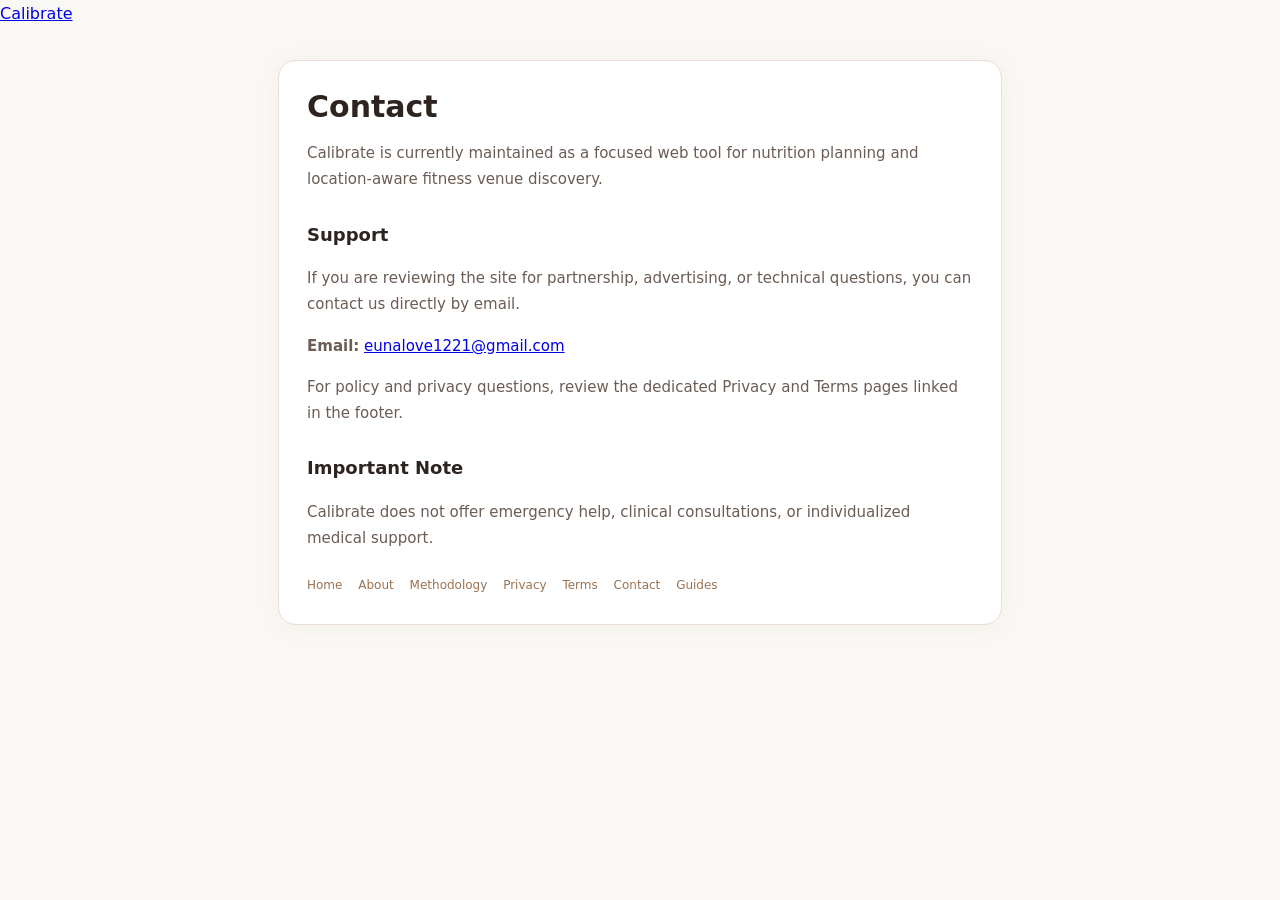
<file: contact.html>
<!DOCTYPE html>
<html lang="en">
<head>
  <meta charset="UTF-8" />
  <meta name="viewport" content="width=device-width, initial-scale=1.0" />
  <title>Contact - Calibrate</title>
  <meta name="google-adsense-account" content="ca-pub-9247222675222330" />
  <script async src="https://pagead2.googlesyndication.com/pagead/js/adsbygoogle.js?client=ca-pub-9247222675222330" crossorigin="anonymous"></script>
  <script async src="https://www.googletagmanager.com/gtag/js?id=G-ZL0KT039TB"></script>
  <script>
    window.dataLayer = window.dataLayer || [];
    function gtag(){dataLayer.push(arguments);}
    gtag('js', new Date());
    gtag('config', 'G-ZL0KT039TB');
  </script>
  <script type="text/javascript">
    (function(c,l,a,r,i,t,y){
        c[a]=c[a]||function(){(c[a].q=c[a].q||[]).push(arguments)};
        t=l.createElement(r);t.async=1;t.src="https://www.clarity.ms/tag/"+i;
        y=l.getElementsByTagName(r)[0];y.parentNode.insertBefore(t,y);
    })(window, document, "clarity", "script", "w45pj6dyt1");
  </script>
  <style>
    * { box-sizing: border-box; }
    body { margin: 0; font-family: Inter, system-ui, sans-serif; background: #faf8f5; color: #2d2420; line-height: 1.75; }
    nav.nav { background: #fff; border-bottom: 1px solid #ecddd4; padding: 14px 24px; display: flex; align-items: center; justify-content: space-between; position: sticky; top: 0; z-index: 10; }
    .nav-brand { color: #9a7252; text-decoration: none; font-weight: 700; letter-spacing: 2.5px; text-transform: uppercase; font-size: 13px; }
    .nav-links { display: flex; gap: 22px; }
    .nav-links a { color: #6b5c54; text-decoration: none; font-size: 13px; font-weight: 500; }
    .nav-links a:hover { color: #9a7252; }
    .wrap { max-width: 760px; margin: 0 auto; padding: 32px 18px 64px; }
    .card { background: #fff; border: 1px solid #ecddd4; border-radius: 18px; box-shadow: 0 2px 24px rgba(184,144,106,0.08); padding: 28px; }
    h1 { margin: 0 0 14px; font-size: 30px; line-height: 1.2; }
    h2 { margin: 26px 0 10px; font-size: 18px; }
    p, li { font-size: 15px; color: #6b5c54; }
    ul { padding-left: 20px; }
    .footer { margin-top: 24px; font-size: 12px; color: #9b8e87; }
    .footer a { color: #9a7252; text-decoration: none; margin-right: 12px; }
  </style>
</head>
<body>
  <div class="top"><a href="/">Calibrate</a></div>
  <div class="wrap">
    <div class="card">
<h1>Contact</h1>
<p>Calibrate is currently maintained as a focused web tool for nutrition planning and location-aware fitness venue discovery.</p>
<h2>Support</h2>
<p>If you are reviewing the site for partnership, advertising, or technical questions, you can contact us directly by email.</p>
<p><strong>Email:</strong> <a href="mailto:eunalove1221@gmail.com">eunalove1221@gmail.com</a></p>
<p>For policy and privacy questions, review the dedicated Privacy and Terms pages linked in the footer.</p>
<h2>Important Note</h2>
<p>Calibrate does not offer emergency help, clinical consultations, or individualized medical support.</p>
      <div class="footer">
        <a href="/">Home</a>
        <a href="/about.html">About</a>
        <a href="/methodology.html">Methodology</a>
        <a href="/privacy.html">Privacy</a>
        <a href="/terms.html">Terms</a>
        <a href="/contact.html">Contact</a>
        <a href="/guides.html">Guides</a>
      </div>
    </div>
  </div>
</body>
</html>
</file>
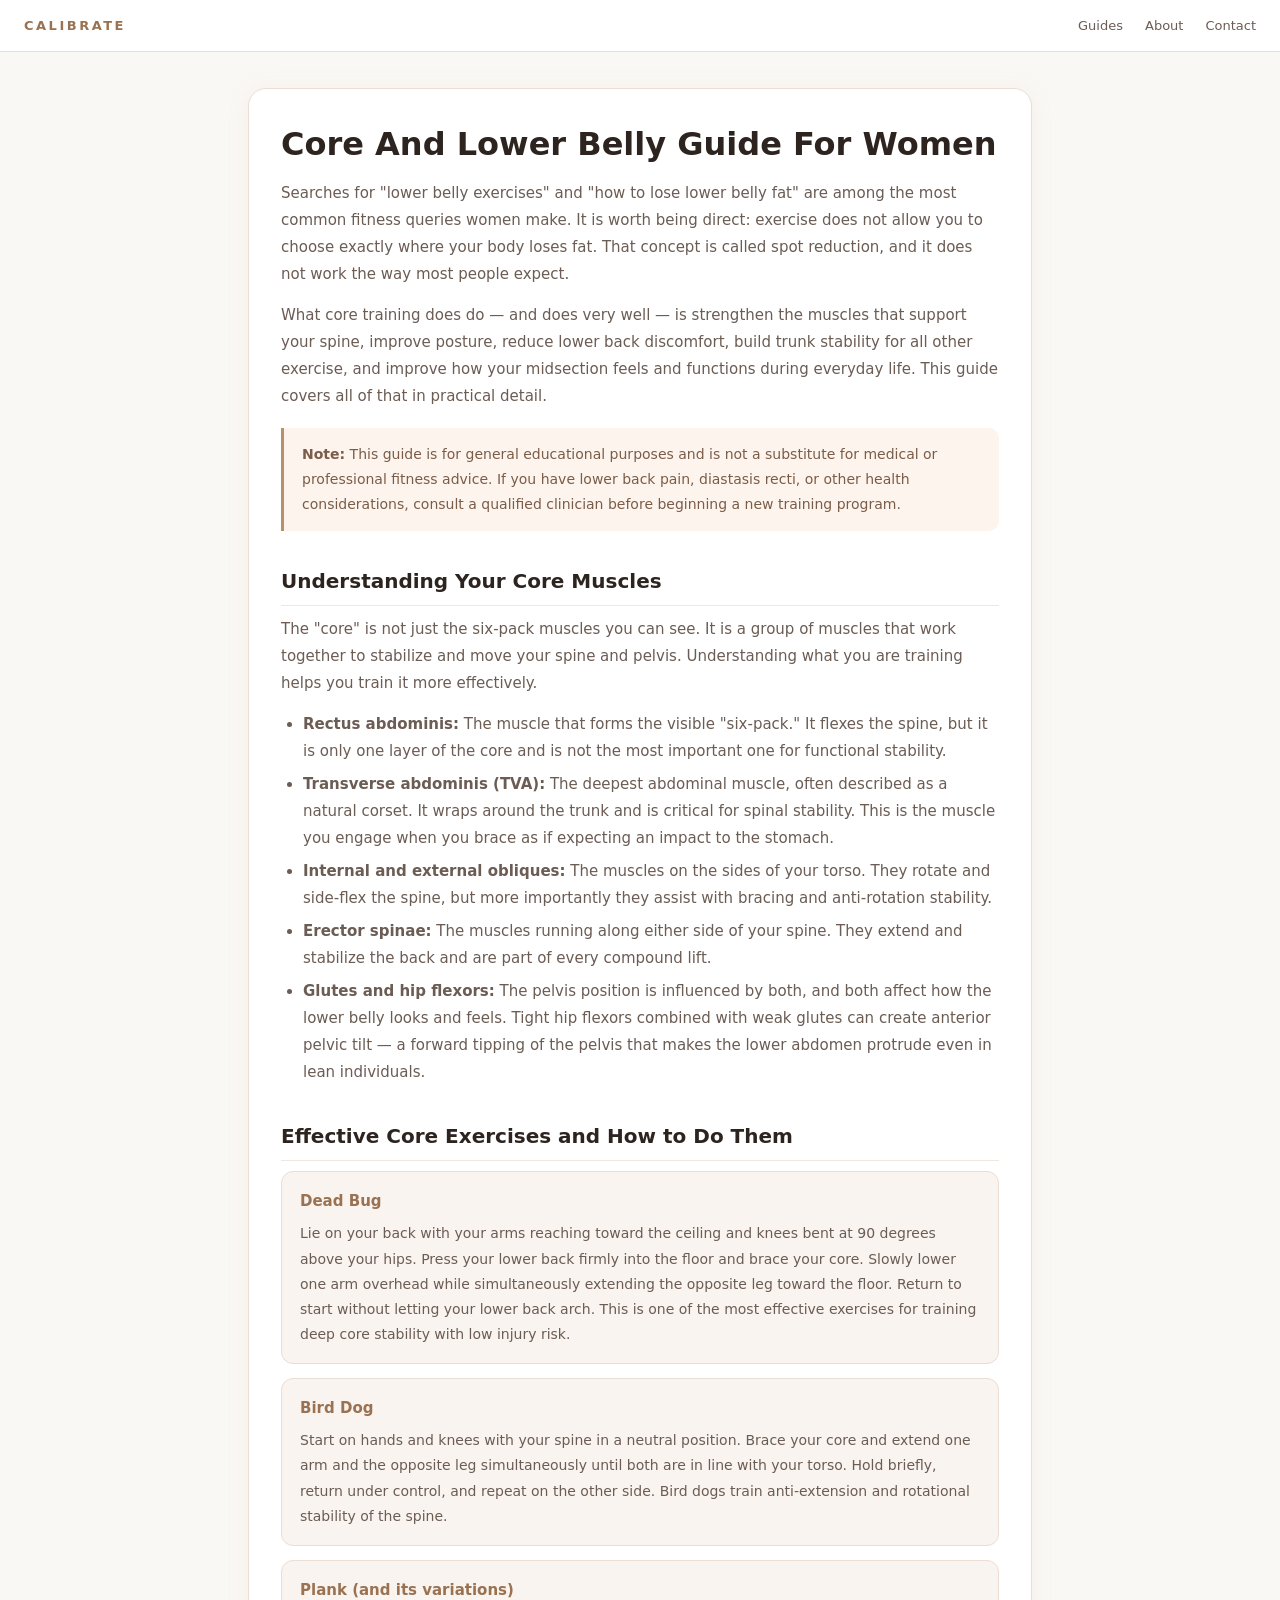
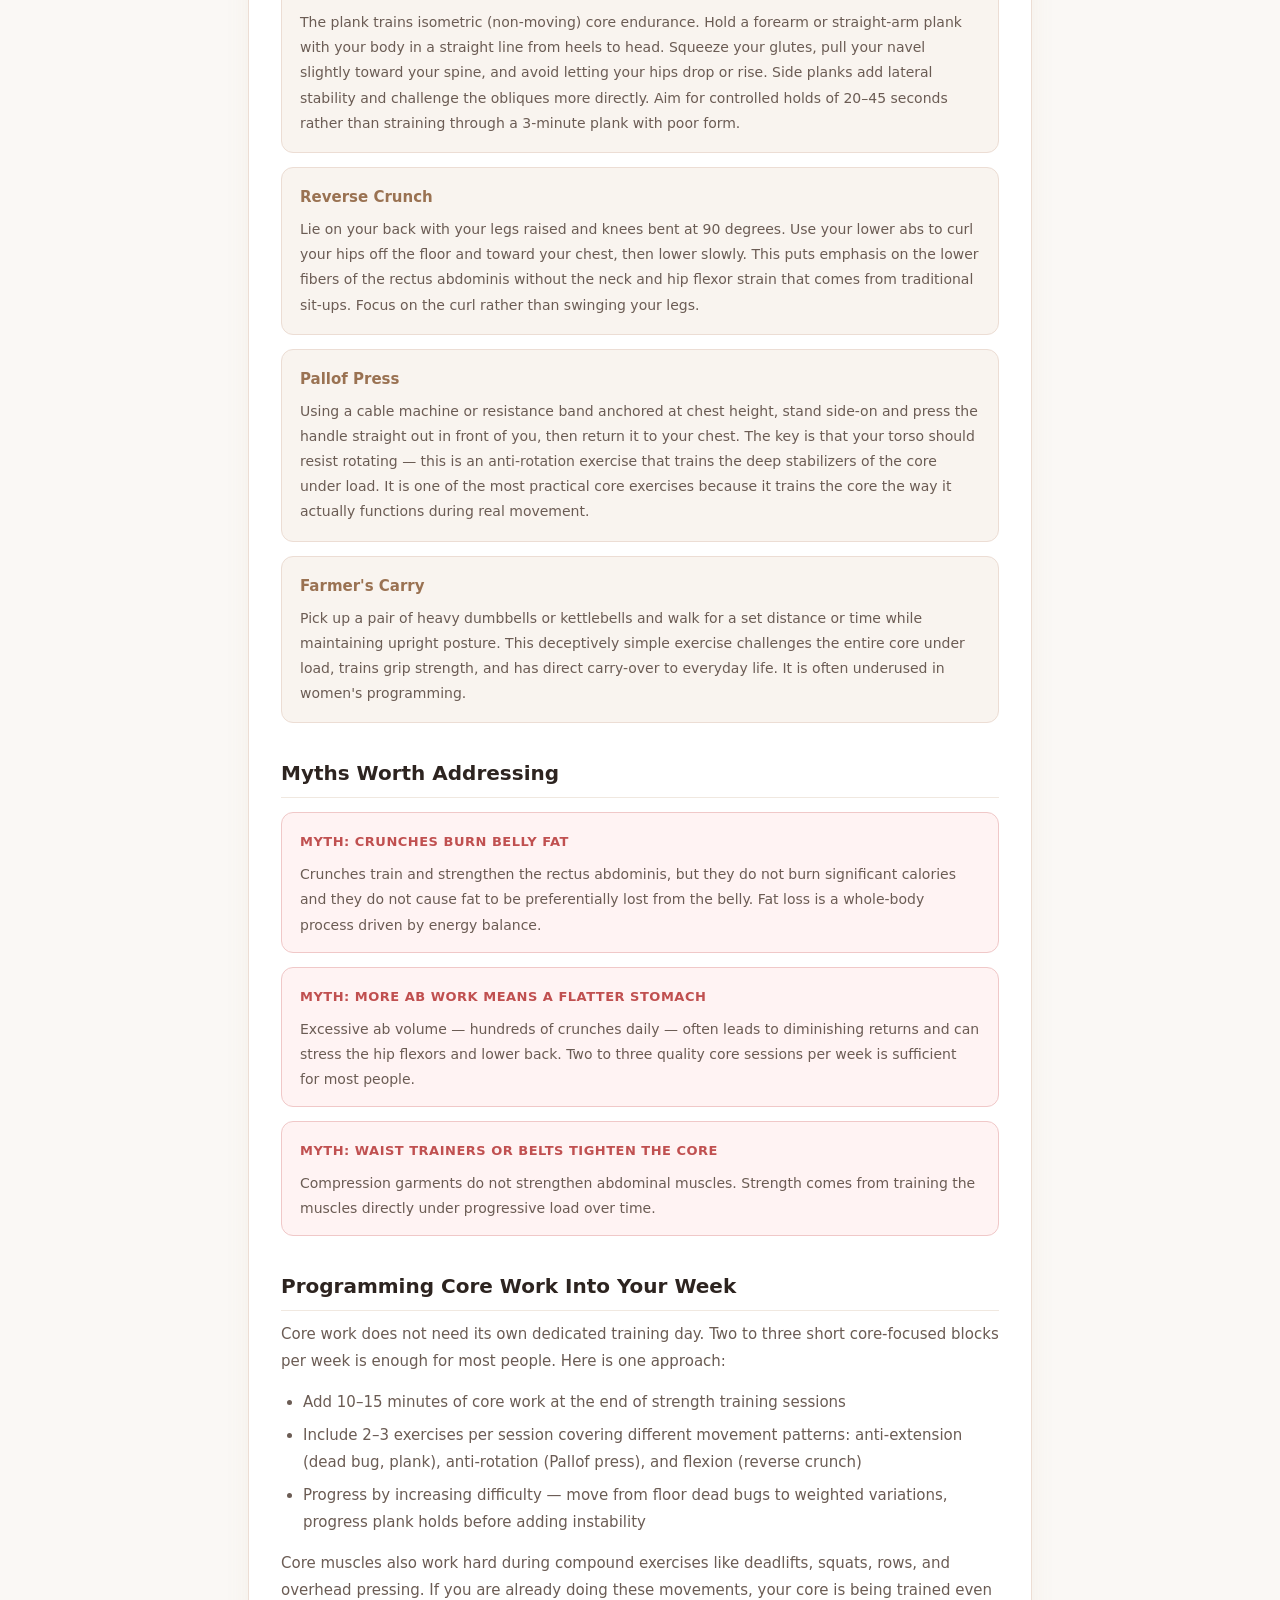
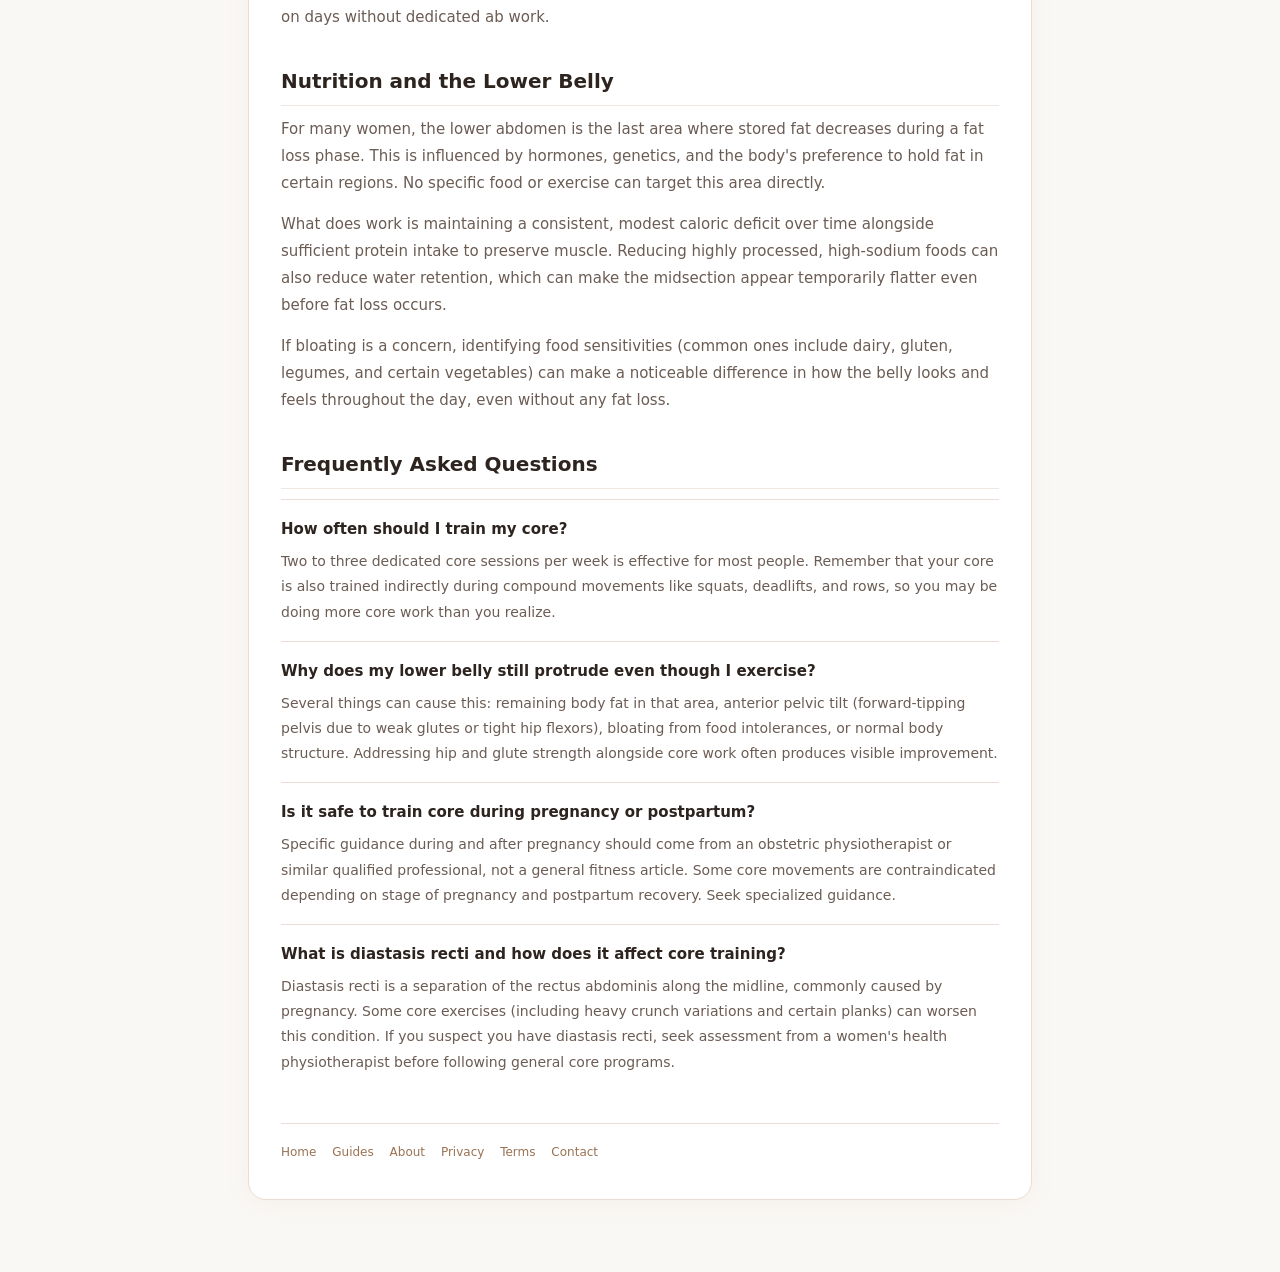
<file: core-and-lower-belly-guide.html>
<!DOCTYPE html>
<html lang="en">
<head>
  <meta charset="UTF-8" />
  <meta name="viewport" content="width=device-width, initial-scale=1.0" />
  <title>Core And Lower Belly Guide For Women - Calibrate</title>
  <meta name="description" content="A comprehensive guide to core training and lower belly exercises for women. Covers anatomy, effective movements, programming, nutrition, and realistic expectations." />
  <link rel="canonical" href="https://woojintest.pages.dev/core-and-lower-belly-guide.html" />
  <meta property="og:type" content="article" />
  <meta property="og:title" content="Core And Lower Belly Guide For Women" />
  <meta property="og:description" content="A comprehensive guide to core training and lower belly exercises for women. Covers anatomy, effective movements, programming, nutrition, and realistic expectations." />
  <meta property="og:url" content="https://woojintest.pages.dev/core-and-lower-belly-guide.html" />
  <meta property="og:site_name" content="Calibrate" />
  <meta property="article:published_time" content="2026-04-01" />
  <meta name="twitter:card" content="summary" />
  <meta name="twitter:title" content="Core And Lower Belly Guide For Women" />
  <meta name="twitter:description" content="A comprehensive guide to core training and lower belly exercises for women." />
  <meta name="google-adsense-account" content="ca-pub-9247222675222330" />
  <script async src="https://pagead2.googlesyndication.com/pagead/js/adsbygoogle.js?client=ca-pub-9247222675222330" crossorigin="anonymous"></script>
  <script async src="https://www.googletagmanager.com/gtag/js?id=G-ZL0KT039TB"></script>
  <script>
    window.dataLayer = window.dataLayer || [];
    function gtag(){dataLayer.push(arguments);}
    gtag('js', new Date());
    gtag('config', 'G-ZL0KT039TB');
  </script>
  <script type="text/javascript">
    (function(c,l,a,r,i,t,y){
        c[a]=c[a]||function(){(c[a].q=c[a].q||[]).push(arguments)};
        t=l.createElement(r);t.async=1;t.src="https://www.clarity.ms/tag/"+i;
        y=l.getElementsByTagName(r)[0];y.parentNode.insertBefore(t,y);
    })(window, document, "clarity", "script", "w45pj6dyt1");
  </script>
  <style>
    * { box-sizing: border-box; }
    body { margin: 0; font-family: Inter, system-ui, sans-serif; background: #faf8f5; color: #2d2420; line-height: 1.8; }
    nav.nav { background: #fff; border-bottom: 1px solid #ecddd4; padding: 14px 24px; display: flex; align-items: center; justify-content: space-between; position: sticky; top: 0; z-index: 10; }
    .nav-brand { color: #9a7252; text-decoration: none; font-weight: 700; letter-spacing: 2.5px; text-transform: uppercase; font-size: 13px; }
    .nav-links { display: flex; gap: 22px; }
    .nav-links a { color: #6b5c54; text-decoration: none; font-size: 13px; font-weight: 500; }
    .nav-links a:hover { color: #9a7252; }
    .wrap { max-width: 820px; margin: 0 auto; padding: 36px 18px 72px; }
    .card { background: #fff; border: 1px solid #ecddd4; border-radius: 18px; box-shadow: 0 2px 24px rgba(184,144,106,0.08); padding: 36px 32px; }
    h1 { margin: 0 0 16px; font-size: 32px; line-height: 1.2; }
    h2 { margin: 32px 0 10px; font-size: 20px; color: #2d2420; border-bottom: 1px solid #f0e8e0; padding-bottom: 6px; }
    h3 { margin: 20px 0 8px; font-size: 16px; color: #4a3728; }
    p { font-size: 15px; color: #6b5c54; margin: 0 0 14px; }
    ul, ol { padding-left: 22px; margin: 0 0 14px; }
    li { font-size: 15px; color: #6b5c54; margin-bottom: 6px; }
    .intro-note { background: #fdf5ed; border-left: 3px solid #b8906a; border-radius: 0 10px 10px 0; padding: 14px 18px; margin: 18px 0; }
    .intro-note p { margin: 0; font-size: 14px; color: #7a5c48; }
    .exercise-block { background: #f9f4ef; border: 1px solid #ecddd4; border-radius: 12px; padding: 16px 18px; margin-bottom: 14px; }
    .exercise-block h3 { margin: 0 0 6px; font-size: 15px; color: #9a7252; }
    .exercise-block p { margin: 0; font-size: 14px; }
    .myth-block { background: #fff3f3; border: 1px solid #f0c8c8; border-radius: 12px; padding: 14px 18px; margin: 14px 0; }
    .myth-block strong { color: #c05050; font-size: 13px; text-transform: uppercase; letter-spacing: 0.5px; }
    .myth-block p { margin: 6px 0 0; font-size: 14px; }
    .faq-item { border-top: 1px solid #ecddd4; padding: 16px 0; }
    .faq-item:last-child { border-bottom: 1px solid #ecddd4; }
    .faq-q { font-size: 15px; font-weight: 600; color: #2d2420; margin: 0 0 6px; }
    .faq-a { font-size: 14px; color: #6b5c54; margin: 0; }
    .footer { margin-top: 32px; padding-top: 18px; border-top: 1px solid #ecddd4; font-size: 12px; color: #9b8e87; }
    .footer a { color: #9a7252; text-decoration: none; margin-right: 12px; }
    .breadcrumb { font-size: 12px; color: #9b8e87; margin-bottom: 18px; display: flex; align-items: center; gap: 6px; flex-wrap: wrap; }
    .breadcrumb a { color: #9a7252; text-decoration: none; }
    .breadcrumb span.sep { color: #ecddd4; }
    .article-meta { display: flex; align-items: center; gap: 16px; margin-bottom: 22px; flex-wrap: wrap; }
    .article-meta time { font-size: 12px; color: #9b8e87; }
    .article-meta .author-tag { font-size: 12px; background: #f5ede8; color: #7a5c48; padding: 3px 10px; border-radius: 100px; border: 1px solid #e8cdb0; }
    .related-guides { margin-top: 32px; padding-top: 22px; border-top: 1px solid #ecddd4; }
    .related-guides h2 { font-size: 16px; color: #2d2420; margin: 0 0 12px; border: none; padding: 0; }
    .related-list { display: grid; gap: 10px; }
    .related-item { background: #f9f4ef; border: 1px solid #ecddd4; border-radius: 12px; padding: 14px 16px; text-decoration: none; display: block; transition: border-color 0.2s; }
    .related-item:hover { border-color: #b8906a; }
    .related-item strong { display: block; font-size: 14px; color: #2d2420; margin-bottom: 3px; }
    .related-item span { font-size: 12px; color: #6b5c54; }
  </style>
  <script type="application/ld+json">
  {
    "@context": "https://schema.org",
    "@graph": [
      {
        "@type": "Article",
        "headline": "Core And Lower Belly Guide For Women",
        "description": "A comprehensive guide to core training and lower belly exercises for women. Covers anatomy, effective movements, programming, nutrition, and realistic expectations.",
        "url": "https://woojintest.pages.dev/core-and-lower-belly-guide.html",
        "datePublished": "2026-04-01",
        "dateModified": "2026-04-01",
        "author": {"@type": "Organization", "name": "Calibrate", "url": "https://woojintest.pages.dev/"},
        "publisher": {"@type": "Organization", "name": "Calibrate", "url": "https://woojintest.pages.dev/"},
        "mainEntityOfPage": {"@type": "WebPage", "@id": "https://woojintest.pages.dev/core-and-lower-belly-guide.html"},
        "inLanguage": "en"
      },
      {
        "@type": "BreadcrumbList",
        "itemListElement": [
          {"@type": "ListItem", "position": 1, "name": "Home", "item": "https://woojintest.pages.dev/"},
          {"@type": "ListItem", "position": 2, "name": "Guides", "item": "https://woojintest.pages.dev/guides.html"},
          {"@type": "ListItem", "position": 3, "name": "Core And Lower Belly Guide", "item": "https://woojintest.pages.dev/core-and-lower-belly-guide.html"}
        ]
      },
      {
        "@type": "FAQPage",
        "mainEntity": [
          {
            "@type": "Question",
            "name": "How often should I train my core?",
            "acceptedAnswer": {"@type": "Answer", "text": "Two to three dedicated core sessions per week is effective for most people. Your core is also trained indirectly during compound movements like squats, deadlifts, and rows, so you may be doing more core work than you realize."}
          },
          {
            "@type": "Question",
            "name": "Why does my lower belly still protrude even though I exercise?",
            "acceptedAnswer": {"@type": "Answer", "text": "Several things can cause this: remaining body fat in that area, anterior pelvic tilt due to weak glutes or tight hip flexors, bloating from food intolerances, or normal body structure. Addressing hip and glute strength alongside core work often produces visible improvement."}
          },
          {
            "@type": "Question",
            "name": "Is it safe to train core during pregnancy or postpartum?",
            "acceptedAnswer": {"@type": "Answer", "text": "Specific guidance during and after pregnancy should come from an obstetric physiotherapist or qualified professional, not a general fitness article. Some core movements are contraindicated depending on stage of pregnancy and postpartum recovery. Seek specialized guidance."}
          },
          {
            "@type": "Question",
            "name": "What is diastasis recti and how does it affect core training?",
            "acceptedAnswer": {"@type": "Answer", "text": "Diastasis recti is a separation of the rectus abdominis along the midline, commonly caused by pregnancy. Some core exercises can worsen this condition. If you suspect you have diastasis recti, seek assessment from a women's health physiotherapist before following general core programs."}
          }
        ]
      }
    ]
  }
  </script>
</head>
<body>
  <nav class="nav">
    <a class="nav-brand" href="/">Calibrate</a>
    <div class="nav-links">
      <a href="/guides.html">Guides</a>
      <a href="/about.html">About</a>
      <a href="/contact.html">Contact</a>
    </div>
  </nav>
  <div class="wrap">
    <div class="card">
      <h1>Core And Lower Belly Guide For Women</h1>
      <p>Searches for "lower belly exercises" and "how to lose lower belly fat" are among the most common fitness queries women make. It is worth being direct: exercise does not allow you to choose exactly where your body loses fat. That concept is called spot reduction, and it does not work the way most people expect.</p>
      <p>What core training does do — and does very well — is strengthen the muscles that support your spine, improve posture, reduce lower back discomfort, build trunk stability for all other exercise, and improve how your midsection feels and functions during everyday life. This guide covers all of that in practical detail.</p>

      <div class="intro-note">
        <p><strong>Note:</strong> This guide is for general educational purposes and is not a substitute for medical or professional fitness advice. If you have lower back pain, diastasis recti, or other health considerations, consult a qualified clinician before beginning a new training program.</p>
      </div>

      <h2>Understanding Your Core Muscles</h2>
      <p>The "core" is not just the six-pack muscles you can see. It is a group of muscles that work together to stabilize and move your spine and pelvis. Understanding what you are training helps you train it more effectively.</p>
      <ul>
        <li><strong>Rectus abdominis:</strong> The muscle that forms the visible "six-pack." It flexes the spine, but it is only one layer of the core and is not the most important one for functional stability.</li>
        <li><strong>Transverse abdominis (TVA):</strong> The deepest abdominal muscle, often described as a natural corset. It wraps around the trunk and is critical for spinal stability. This is the muscle you engage when you brace as if expecting an impact to the stomach.</li>
        <li><strong>Internal and external obliques:</strong> The muscles on the sides of your torso. They rotate and side-flex the spine, but more importantly they assist with bracing and anti-rotation stability.</li>
        <li><strong>Erector spinae:</strong> The muscles running along either side of your spine. They extend and stabilize the back and are part of every compound lift.</li>
        <li><strong>Glutes and hip flexors:</strong> The pelvis position is influenced by both, and both affect how the lower belly looks and feels. Tight hip flexors combined with weak glutes can create anterior pelvic tilt — a forward tipping of the pelvis that makes the lower abdomen protrude even in lean individuals.</li>
      </ul>

      <h2>Effective Core Exercises and How to Do Them</h2>

      <div class="exercise-block">
        <h3>Dead Bug</h3>
        <p>Lie on your back with your arms reaching toward the ceiling and knees bent at 90 degrees above your hips. Press your lower back firmly into the floor and brace your core. Slowly lower one arm overhead while simultaneously extending the opposite leg toward the floor. Return to start without letting your lower back arch. This is one of the most effective exercises for training deep core stability with low injury risk.</p>
      </div>

      <div class="exercise-block">
        <h3>Bird Dog</h3>
        <p>Start on hands and knees with your spine in a neutral position. Brace your core and extend one arm and the opposite leg simultaneously until both are in line with your torso. Hold briefly, return under control, and repeat on the other side. Bird dogs train anti-extension and rotational stability of the spine.</p>
      </div>

      <div class="exercise-block">
        <h3>Plank (and its variations)</h3>
        <p>The plank trains isometric (non-moving) core endurance. Hold a forearm or straight-arm plank with your body in a straight line from heels to head. Squeeze your glutes, pull your navel slightly toward your spine, and avoid letting your hips drop or rise. Side planks add lateral stability and challenge the obliques more directly. Aim for controlled holds of 20–45 seconds rather than straining through a 3-minute plank with poor form.</p>
      </div>

      <div class="exercise-block">
        <h3>Reverse Crunch</h3>
        <p>Lie on your back with your legs raised and knees bent at 90 degrees. Use your lower abs to curl your hips off the floor and toward your chest, then lower slowly. This puts emphasis on the lower fibers of the rectus abdominis without the neck and hip flexor strain that comes from traditional sit-ups. Focus on the curl rather than swinging your legs.</p>
      </div>

      <div class="exercise-block">
        <h3>Pallof Press</h3>
        <p>Using a cable machine or resistance band anchored at chest height, stand side-on and press the handle straight out in front of you, then return it to your chest. The key is that your torso should resist rotating — this is an anti-rotation exercise that trains the deep stabilizers of the core under load. It is one of the most practical core exercises because it trains the core the way it actually functions during real movement.</p>
      </div>

      <div class="exercise-block">
        <h3>Farmer's Carry</h3>
        <p>Pick up a pair of heavy dumbbells or kettlebells and walk for a set distance or time while maintaining upright posture. This deceptively simple exercise challenges the entire core under load, trains grip strength, and has direct carry-over to everyday life. It is often underused in women's programming.</p>
      </div>

      <h2>Myths Worth Addressing</h2>

      <div class="myth-block">
        <strong>Myth: Crunches burn belly fat</strong>
        <p>Crunches train and strengthen the rectus abdominis, but they do not burn significant calories and they do not cause fat to be preferentially lost from the belly. Fat loss is a whole-body process driven by energy balance.</p>
      </div>

      <div class="myth-block">
        <strong>Myth: More ab work means a flatter stomach</strong>
        <p>Excessive ab volume — hundreds of crunches daily — often leads to diminishing returns and can stress the hip flexors and lower back. Two to three quality core sessions per week is sufficient for most people.</p>
      </div>

      <div class="myth-block">
        <strong>Myth: Waist trainers or belts tighten the core</strong>
        <p>Compression garments do not strengthen abdominal muscles. Strength comes from training the muscles directly under progressive load over time.</p>
      </div>

      <h2>Programming Core Work Into Your Week</h2>
      <p>Core work does not need its own dedicated training day. Two to three short core-focused blocks per week is enough for most people. Here is one approach:</p>
      <ul>
        <li>Add 10–15 minutes of core work at the end of strength training sessions</li>
        <li>Include 2–3 exercises per session covering different movement patterns: anti-extension (dead bug, plank), anti-rotation (Pallof press), and flexion (reverse crunch)</li>
        <li>Progress by increasing difficulty — move from floor dead bugs to weighted variations, progress plank holds before adding instability</li>
      </ul>
      <p>Core muscles also work hard during compound exercises like deadlifts, squats, rows, and overhead pressing. If you are already doing these movements, your core is being trained even on days without dedicated ab work.</p>

      <h2>Nutrition and the Lower Belly</h2>
      <p>For many women, the lower abdomen is the last area where stored fat decreases during a fat loss phase. This is influenced by hormones, genetics, and the body's preference to hold fat in certain regions. No specific food or exercise can target this area directly.</p>
      <p>What does work is maintaining a consistent, modest caloric deficit over time alongside sufficient protein intake to preserve muscle. Reducing highly processed, high-sodium foods can also reduce water retention, which can make the midsection appear temporarily flatter even before fat loss occurs.</p>
      <p>If bloating is a concern, identifying food sensitivities (common ones include dairy, gluten, legumes, and certain vegetables) can make a noticeable difference in how the belly looks and feels throughout the day, even without any fat loss.</p>

      <h2>Frequently Asked Questions</h2>
      <div class="faq-item">
        <p class="faq-q">How often should I train my core?</p>
        <p class="faq-a">Two to three dedicated core sessions per week is effective for most people. Remember that your core is also trained indirectly during compound movements like squats, deadlifts, and rows, so you may be doing more core work than you realize.</p>
      </div>
      <div class="faq-item">
        <p class="faq-q">Why does my lower belly still protrude even though I exercise?</p>
        <p class="faq-a">Several things can cause this: remaining body fat in that area, anterior pelvic tilt (forward-tipping pelvis due to weak glutes or tight hip flexors), bloating from food intolerances, or normal body structure. Addressing hip and glute strength alongside core work often produces visible improvement.</p>
      </div>
      <div class="faq-item">
        <p class="faq-q">Is it safe to train core during pregnancy or postpartum?</p>
        <p class="faq-a">Specific guidance during and after pregnancy should come from an obstetric physiotherapist or similar qualified professional, not a general fitness article. Some core movements are contraindicated depending on stage of pregnancy and postpartum recovery. Seek specialized guidance.</p>
      </div>
      <div class="faq-item">
        <p class="faq-q">What is diastasis recti and how does it affect core training?</p>
        <p class="faq-a">Diastasis recti is a separation of the rectus abdominis along the midline, commonly caused by pregnancy. Some core exercises (including heavy crunch variations and certain planks) can worsen this condition. If you suspect you have diastasis recti, seek assessment from a women's health physiotherapist before following general core programs.</p>
      </div>

      <div class="footer">
        <a href="/">Home</a>
        <a href="/guides.html">Guides</a>
        <a href="/about.html">About</a>
        <a href="/privacy.html">Privacy</a>
        <a href="/terms.html">Terms</a>
        <a href="/contact.html">Contact</a>
      </div>
    </div>
  </div>
</body>
</html>
</file>
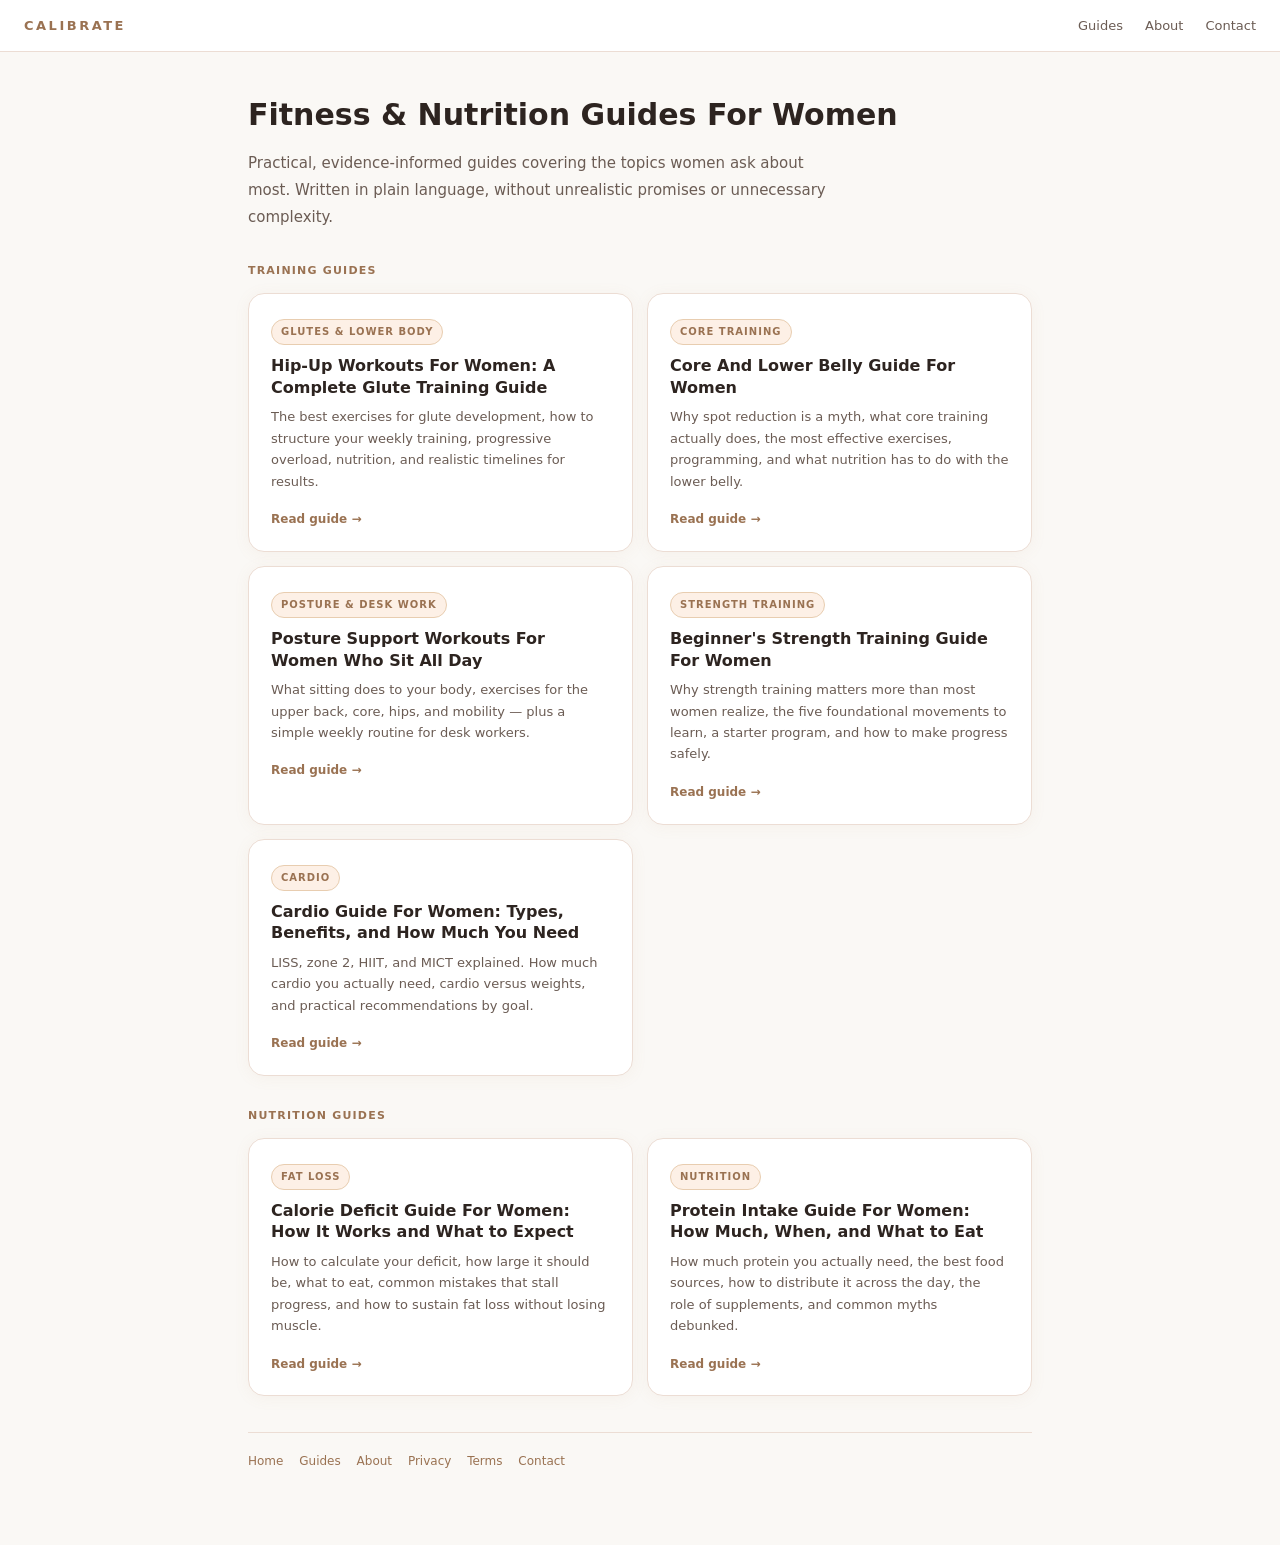
<file: guides.html>
<!DOCTYPE html>
<html lang="en">
<head>
  <meta charset="UTF-8" />
  <meta name="viewport" content="width=device-width, initial-scale=1.0" />
  <title>Fitness and Nutrition Guides For Women - Calibrate</title>
  <meta name="description" content="Practical fitness and nutrition guides for women covering strength training, glute workouts, core training, calorie deficit, protein intake, cardio, and posture support." />
  <link rel="canonical" href="https://woojintest.pages.dev/guides.html" />
  <meta property="og:type" content="website" />
  <meta property="og:title" content="Fitness and Nutrition Guides For Women - Calibrate" />
  <meta property="og:description" content="Practical fitness and nutrition guides for women covering strength training, glute workouts, core training, calorie deficit, protein intake, cardio, and posture support." />
  <meta property="og:url" content="https://woojintest.pages.dev/guides.html" />
  <meta property="og:site_name" content="Calibrate" />
  <meta name="twitter:card" content="summary" />
  <meta name="twitter:title" content="Fitness and Nutrition Guides For Women - Calibrate" />
  <meta name="twitter:description" content="Practical fitness and nutrition guides for women: strength training, glutes, core, calorie deficit, protein, cardio, and posture." />
  <meta name="google-adsense-account" content="ca-pub-9247222675222330" />
  <script async src="https://pagead2.googlesyndication.com/pagead/js/adsbygoogle.js?client=ca-pub-9247222675222330" crossorigin="anonymous"></script>
  <script async src="https://www.googletagmanager.com/gtag/js?id=G-ZL0KT039TB"></script>
  <script>
    window.dataLayer = window.dataLayer || [];
    function gtag(){dataLayer.push(arguments);}
    gtag('js', new Date());
    gtag('config', 'G-ZL0KT039TB');
  </script>
  <script type="text/javascript">
    (function(c,l,a,r,i,t,y){
        c[a]=c[a]||function(){(c[a].q=c[a].q||[]).push(arguments)};
        t=l.createElement(r);t.async=1;t.src="https://www.clarity.ms/tag/"+i;
        y=l.getElementsByTagName(r)[0];y.parentNode.insertBefore(t,y);
    })(window, document, "clarity", "script", "w45pj6dyt1");
  </script>
  <style>
    * { box-sizing: border-box; }
    body { margin: 0; font-family: Inter, system-ui, sans-serif; background: #faf8f5; color: #2d2420; line-height: 1.8; }
    nav.nav { background: #fff; border-bottom: 1px solid #ecddd4; padding: 14px 24px; display: flex; align-items: center; justify-content: space-between; position: sticky; top: 0; z-index: 10; }
    .nav-brand { color: #9a7252; text-decoration: none; font-weight: 700; letter-spacing: 2.5px; text-transform: uppercase; font-size: 13px; }
    .nav-links { display: flex; gap: 22px; }
    .nav-links a { color: #6b5c54; text-decoration: none; font-size: 13px; font-weight: 500; }
    .nav-links a:hover { color: #9a7252; }
    .wrap { max-width: 820px; margin: 0 auto; padding: 36px 18px 72px; }
    .page-header { margin-bottom: 28px; }
    .page-header h1 { margin: 0 0 8px; font-size: 30px; }
    .page-header p { font-size: 15px; color: #6b5c54; margin: 0; max-width: 600px; }
    .section-label { font-size: 11px; font-weight: 700; text-transform: uppercase; letter-spacing: 1.2px; color: #9a7252; margin: 30px 0 12px; }
    .guide-grid { display: grid; grid-template-columns: repeat(auto-fill, minmax(320px, 1fr)); gap: 14px; }
    .guide-card { background: #fff; border: 1px solid #ecddd4; border-radius: 16px; padding: 22px 22px 18px; box-shadow: 0 2px 16px rgba(184,144,106,0.07); text-decoration: none; display: block; transition: border-color 0.2s, box-shadow 0.2s; }
    .guide-card:hover { border-color: #b8906a; box-shadow: 0 4px 24px rgba(184,144,106,0.15); }
    .guide-tag { font-size: 10px; font-weight: 700; text-transform: uppercase; letter-spacing: 1px; color: #9a7252; background: #fdf0e6; border: 1px solid #e8cdb0; padding: 3px 9px; border-radius: 100px; display: inline-block; margin-bottom: 10px; }
    .guide-card h2 { font-size: 16px; color: #2d2420; margin: 0 0 8px; line-height: 1.35; }
    .guide-card p { font-size: 13px; color: #6b5c54; margin: 0 0 12px; line-height: 1.65; }
    .guide-cta { font-size: 12px; font-weight: 700; color: #9a7252; }
    .footer { margin-top: 36px; padding-top: 18px; border-top: 1px solid #ecddd4; font-size: 12px; color: #9b8e87; }
    .footer a { color: #9a7252; text-decoration: none; margin-right: 12px; }
  </style>
  <script type="application/ld+json">
  {
    "@context": "https://schema.org",
    "@graph": [
      {
        "@type": "CollectionPage",
        "name": "Fitness and Nutrition Guides For Women",
        "description": "Practical fitness and nutrition guides for women covering strength training, glute workouts, core training, calorie deficit, protein intake, cardio, and posture support.",
        "url": "https://woojintest.pages.dev/guides.html",
        "inLanguage": "en",
        "publisher": {"@type": "Organization", "name": "Calibrate", "url": "https://woojintest.pages.dev/"}
      },
      {
        "@type": "BreadcrumbList",
        "itemListElement": [
          {"@type": "ListItem", "position": 1, "name": "Home", "item": "https://woojintest.pages.dev/"},
          {"@type": "ListItem", "position": 2, "name": "Guides", "item": "https://woojintest.pages.dev/guides.html"}
        ]
      }
    ]
  }
  </script>
</head>
<body>
  <nav class="nav">
    <a class="nav-brand" href="/">Calibrate</a>
    <div class="nav-links">
      <a href="/guides.html">Guides</a>
      <a href="/about.html">About</a>
      <a href="/contact.html">Contact</a>
    </div>
  </nav>
  <div class="wrap">
    <div class="page-header">
      <h1>Fitness &amp; Nutrition Guides For Women</h1>
      <p>Practical, evidence-informed guides covering the topics women ask about most. Written in plain language, without unrealistic promises or unnecessary complexity.</p>
    </div>

    <div class="section-label">Training Guides</div>
    <div class="guide-grid">
      <a class="guide-card" href="/hip-up-workouts.html">
        <span class="guide-tag">Glutes &amp; Lower Body</span>
        <h2>Hip-Up Workouts For Women: A Complete Glute Training Guide</h2>
        <p>The best exercises for glute development, how to structure your weekly training, progressive overload, nutrition, and realistic timelines for results.</p>
        <span class="guide-cta">Read guide →</span>
      </a>
      <a class="guide-card" href="/core-and-lower-belly-guide.html">
        <span class="guide-tag">Core Training</span>
        <h2>Core And Lower Belly Guide For Women</h2>
        <p>Why spot reduction is a myth, what core training actually does, the most effective exercises, programming, and what nutrition has to do with the lower belly.</p>
        <span class="guide-cta">Read guide →</span>
      </a>
      <a class="guide-card" href="/posture-support-workouts.html">
        <span class="guide-tag">Posture &amp; Desk Work</span>
        <h2>Posture Support Workouts For Women Who Sit All Day</h2>
        <p>What sitting does to your body, exercises for the upper back, core, hips, and mobility — plus a simple weekly routine for desk workers.</p>
        <span class="guide-cta">Read guide →</span>
      </a>
      <a class="guide-card" href="/strength-training-guide.html">
        <span class="guide-tag">Strength Training</span>
        <h2>Beginner's Strength Training Guide For Women</h2>
        <p>Why strength training matters more than most women realize, the five foundational movements to learn, a starter program, and how to make progress safely.</p>
        <span class="guide-cta">Read guide →</span>
      </a>
      <a class="guide-card" href="/cardio-guide.html">
        <span class="guide-tag">Cardio</span>
        <h2>Cardio Guide For Women: Types, Benefits, and How Much You Need</h2>
        <p>LISS, zone 2, HIIT, and MICT explained. How much cardio you actually need, cardio versus weights, and practical recommendations by goal.</p>
        <span class="guide-cta">Read guide →</span>
      </a>
    </div>

    <div class="section-label">Nutrition Guides</div>
    <div class="guide-grid">
      <a class="guide-card" href="/calorie-deficit-guide.html">
        <span class="guide-tag">Fat Loss</span>
        <h2>Calorie Deficit Guide For Women: How It Works and What to Expect</h2>
        <p>How to calculate your deficit, how large it should be, what to eat, common mistakes that stall progress, and how to sustain fat loss without losing muscle.</p>
        <span class="guide-cta">Read guide →</span>
      </a>
      <a class="guide-card" href="/protein-guide.html">
        <span class="guide-tag">Nutrition</span>
        <h2>Protein Intake Guide For Women: How Much, When, and What to Eat</h2>
        <p>How much protein you actually need, the best food sources, how to distribute it across the day, the role of supplements, and common myths debunked.</p>
        <span class="guide-cta">Read guide →</span>
      </a>
    </div>

    <div class="footer">
      <a href="/">Home</a>
      <a href="/guides.html">Guides</a>
      <a href="/about.html">About</a>
      <a href="/privacy.html">Privacy</a>
      <a href="/terms.html">Terms</a>
      <a href="/contact.html">Contact</a>
    </div>
  </div>
</body>
</html>
</file>
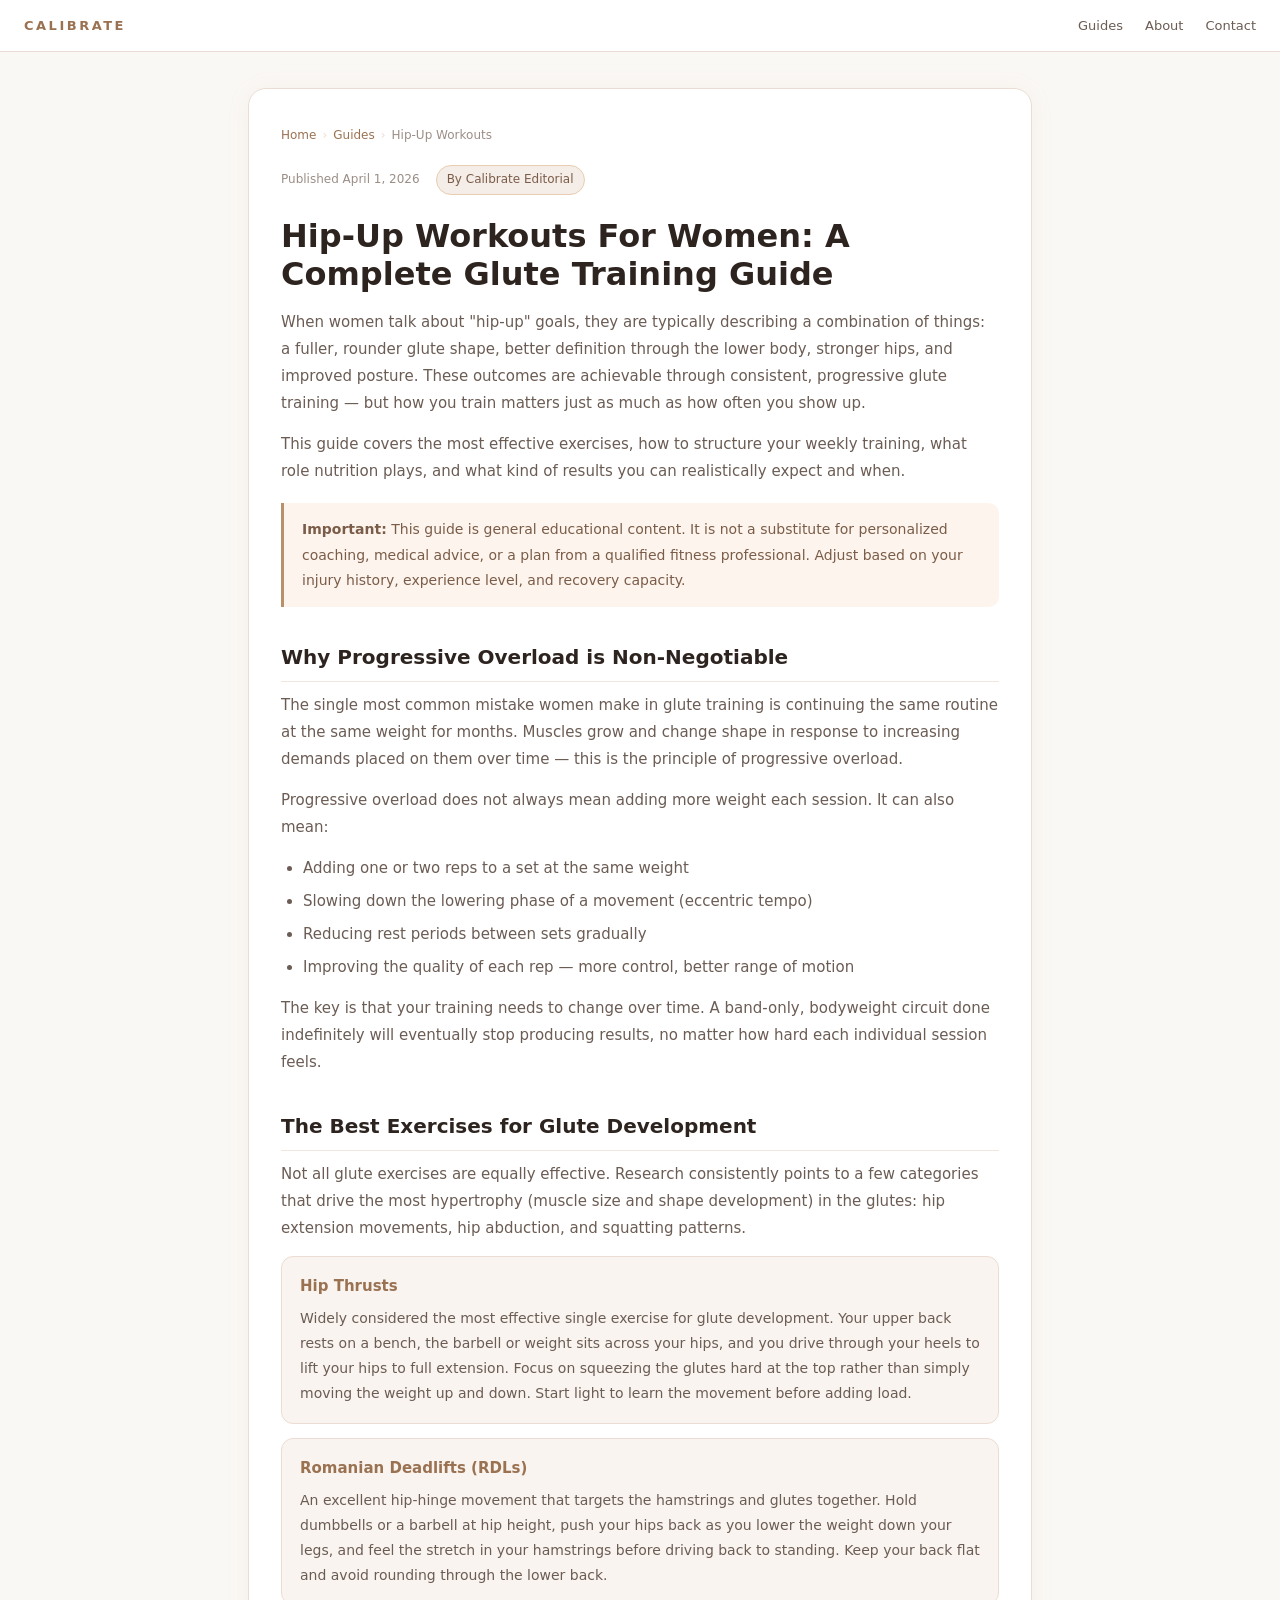
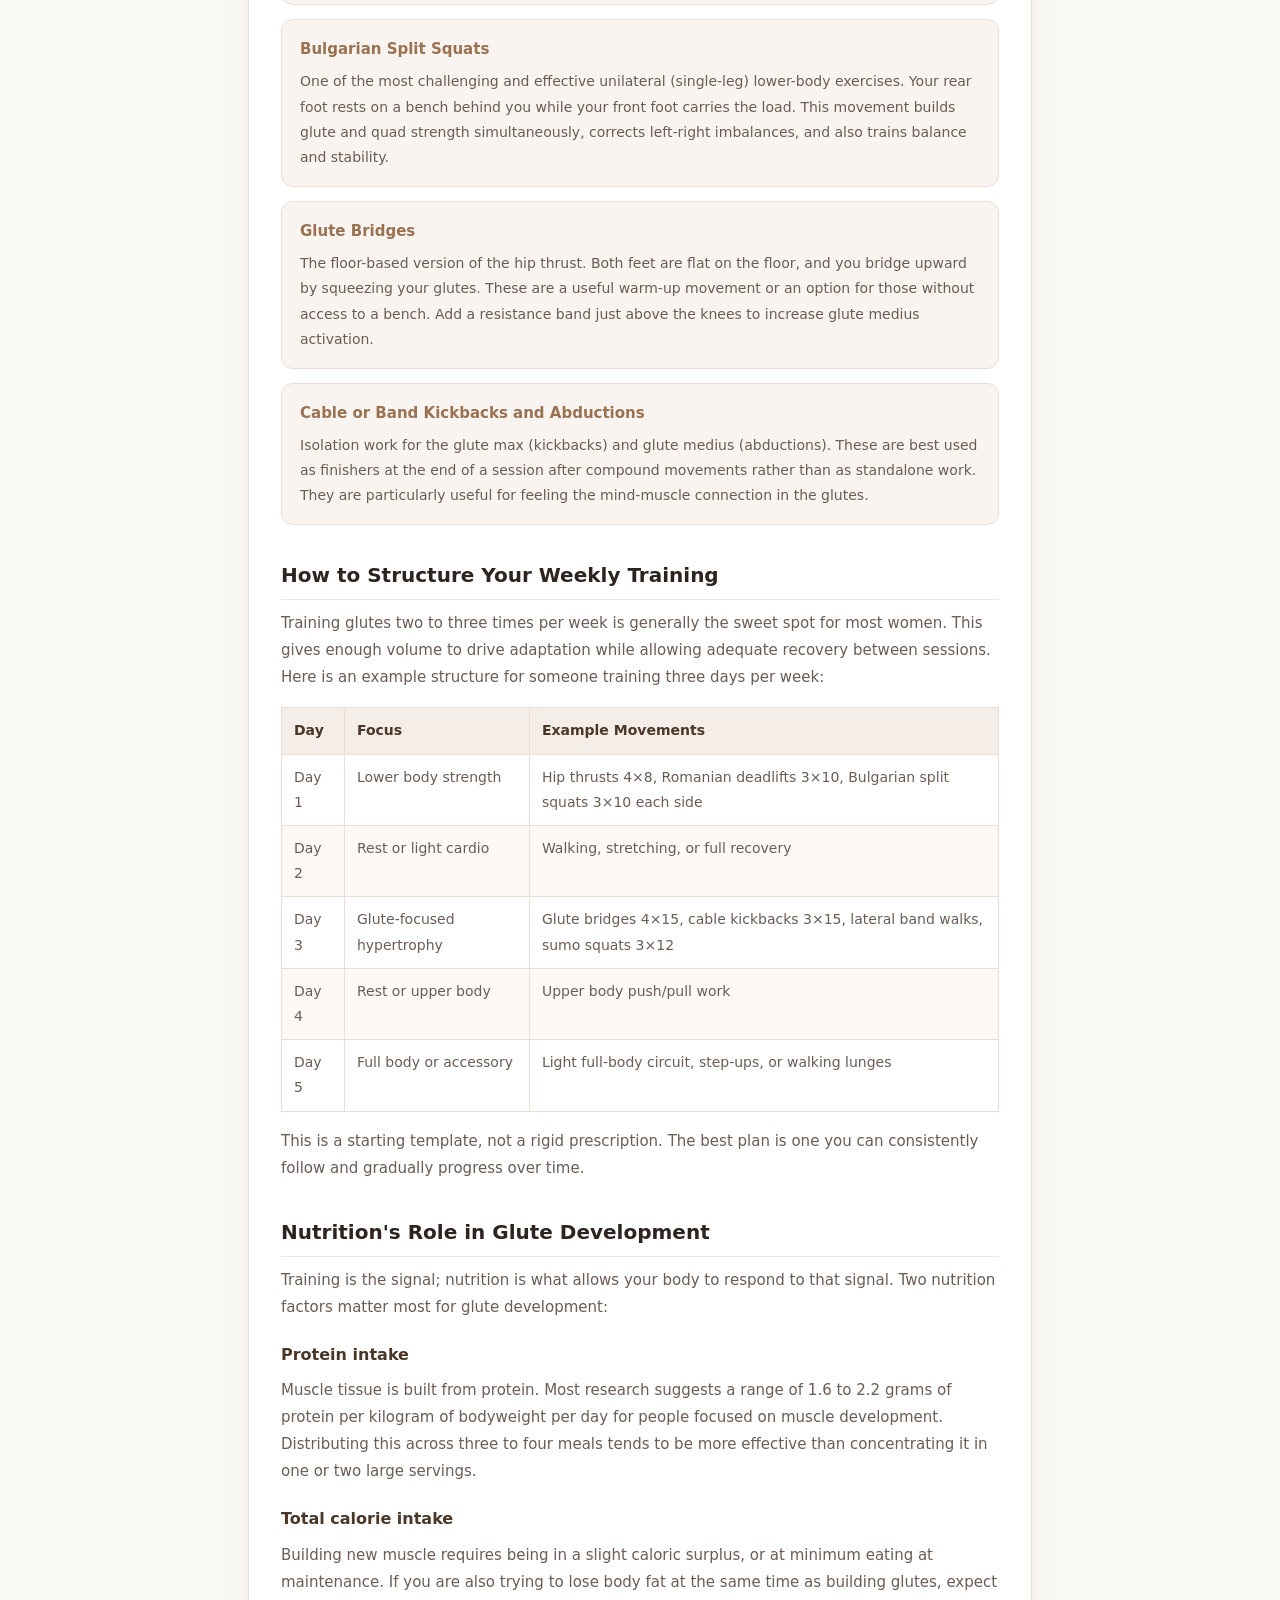
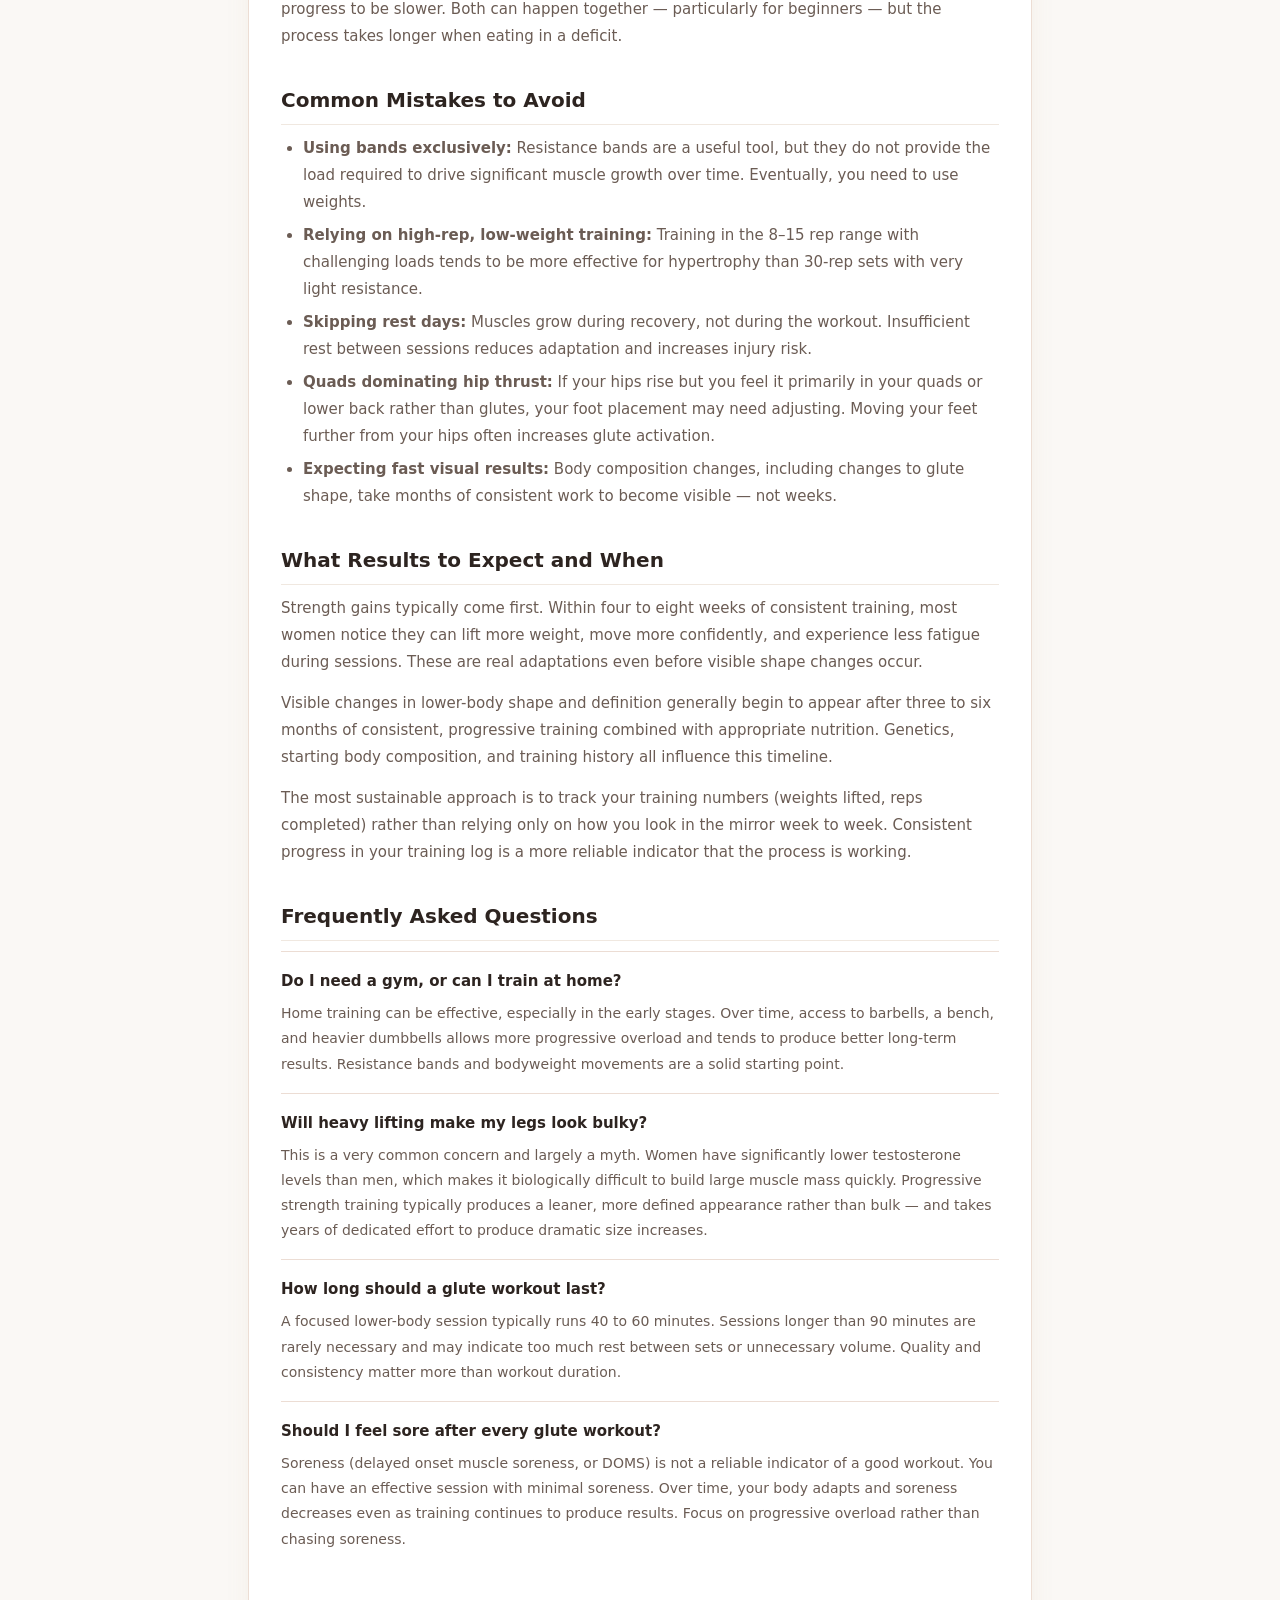
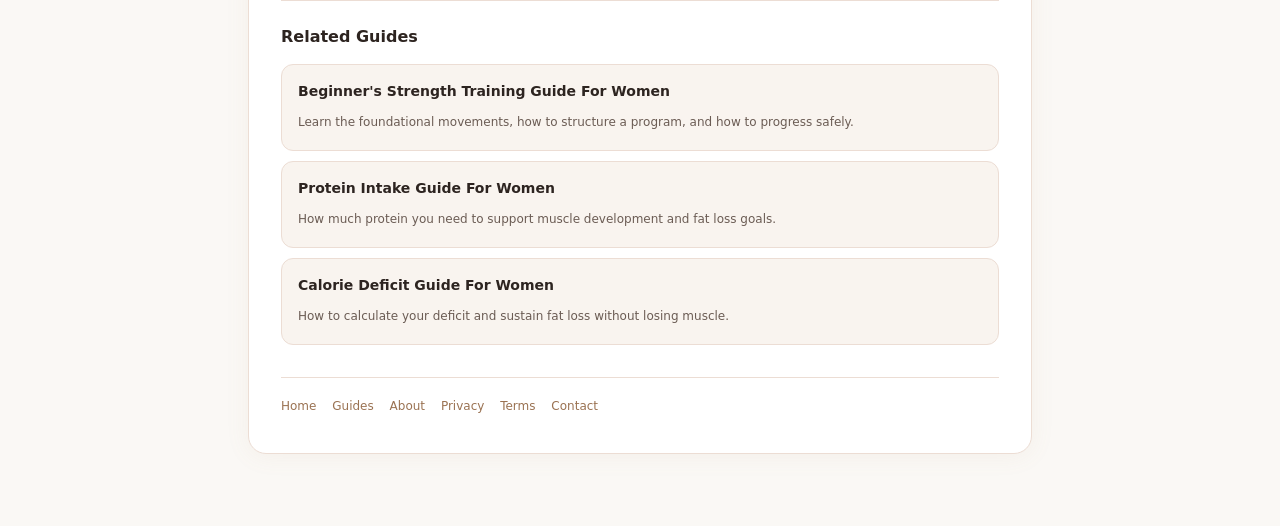
<file: hip-up-workouts.html>
<!DOCTYPE html>
<html lang="en">
<head>
  <meta charset="UTF-8" />
  <meta name="viewport" content="width=device-width, initial-scale=1.0" />
  <title>Hip-Up Workouts For Women: Complete Glute Training Guide - Calibrate</title>
  <meta name="description" content="A detailed guide to hip-up workouts and glute training for women. Covers the best exercises, weekly programming, nutrition, common mistakes, and realistic results." />
  <link rel="canonical" href="https://woojintest.pages.dev/hip-up-workouts.html" />
  <meta property="og:type" content="article" />
  <meta property="og:title" content="Hip-Up Workouts For Women: Complete Glute Training Guide" />
  <meta property="og:description" content="A detailed guide to hip-up workouts and glute training for women. Covers the best exercises, weekly programming, nutrition, common mistakes, and realistic results." />
  <meta property="og:url" content="https://woojintest.pages.dev/hip-up-workouts.html" />
  <meta property="og:site_name" content="Calibrate" />
  <meta property="article:published_time" content="2026-04-01" />
  <meta name="twitter:card" content="summary" />
  <meta name="twitter:title" content="Hip-Up Workouts For Women: Complete Glute Training Guide" />
  <meta name="twitter:description" content="A detailed guide to hip-up workouts and glute training for women. Covers the best exercises, weekly programming, nutrition, common mistakes, and realistic results." />
  <meta name="google-adsense-account" content="ca-pub-9247222675222330" />
  <script async src="https://pagead2.googlesyndication.com/pagead/js/adsbygoogle.js?client=ca-pub-9247222675222330" crossorigin="anonymous"></script>
  <script async src="https://www.googletagmanager.com/gtag/js?id=G-ZL0KT039TB"></script>
  <script>
    window.dataLayer = window.dataLayer || [];
    function gtag(){dataLayer.push(arguments);}
    gtag('js', new Date());
    gtag('config', 'G-ZL0KT039TB');
  </script>
  <script type="text/javascript">
    (function(c,l,a,r,i,t,y){
        c[a]=c[a]||function(){(c[a].q=c[a].q||[]).push(arguments)};
        t=l.createElement(r);t.async=1;t.src="https://www.clarity.ms/tag/"+i;
        y=l.getElementsByTagName(r)[0];y.parentNode.insertBefore(t,y);
    })(window, document, "clarity", "script", "w45pj6dyt1");
  </script>
  <style>
    * { box-sizing: border-box; }
    body { margin: 0; font-family: Inter, system-ui, sans-serif; background: #faf8f5; color: #2d2420; line-height: 1.8; }
    nav.nav { background: #fff; border-bottom: 1px solid #ecddd4; padding: 14px 24px; display: flex; align-items: center; justify-content: space-between; position: sticky; top: 0; z-index: 10; }
    .nav-brand { color: #9a7252; text-decoration: none; font-weight: 700; letter-spacing: 2.5px; text-transform: uppercase; font-size: 13px; }
    .nav-links { display: flex; gap: 22px; }
    .nav-links a { color: #6b5c54; text-decoration: none; font-size: 13px; font-weight: 500; }
    .nav-links a:hover { color: #9a7252; }
    .wrap { max-width: 820px; margin: 0 auto; padding: 36px 18px 72px; }
    .card { background: #fff; border: 1px solid #ecddd4; border-radius: 18px; box-shadow: 0 2px 24px rgba(184,144,106,0.08); padding: 36px 32px; }
    h1 { margin: 0 0 16px; font-size: 32px; line-height: 1.2; }
    h2 { margin: 32px 0 10px; font-size: 20px; color: #2d2420; border-bottom: 1px solid #f0e8e0; padding-bottom: 6px; }
    h3 { margin: 20px 0 8px; font-size: 16px; color: #4a3728; }
    p { font-size: 15px; color: #6b5c54; margin: 0 0 14px; }
    ul, ol { padding-left: 22px; margin: 0 0 14px; }
    li { font-size: 15px; color: #6b5c54; margin-bottom: 6px; }
    .intro-note { background: #fdf5ed; border-left: 3px solid #b8906a; border-radius: 0 10px 10px 0; padding: 14px 18px; margin: 18px 0; }
    .intro-note p { margin: 0; font-size: 14px; color: #7a5c48; }
    .exercise-block { background: #f9f4ef; border: 1px solid #ecddd4; border-radius: 12px; padding: 16px 18px; margin-bottom: 14px; }
    .exercise-block h3 { margin: 0 0 6px; font-size: 15px; color: #9a7252; }
    .exercise-block p { margin: 0; font-size: 14px; }
    .week-table { width: 100%; border-collapse: collapse; margin: 16px 0; font-size: 14px; }
    .week-table th { background: #f5ede8; color: #4a3728; font-weight: 600; padding: 10px 12px; text-align: left; border: 1px solid #ecddd4; }
    .week-table td { padding: 10px 12px; border: 1px solid #ecddd4; color: #6b5c54; vertical-align: top; }
    .week-table tr:nth-child(even) td { background: #fdf9f7; }
    .faq-item { border-top: 1px solid #ecddd4; padding: 16px 0; }
    .faq-item:last-child { border-bottom: 1px solid #ecddd4; }
    .faq-q { font-size: 15px; font-weight: 600; color: #2d2420; margin: 0 0 6px; }
    .faq-a { font-size: 14px; color: #6b5c54; margin: 0; }
    .footer { margin-top: 32px; padding-top: 18px; border-top: 1px solid #ecddd4; font-size: 12px; color: #9b8e87; }
    .footer a { color: #9a7252; text-decoration: none; margin-right: 12px; }
    .breadcrumb { font-size: 12px; color: #9b8e87; margin-bottom: 18px; display: flex; align-items: center; gap: 6px; flex-wrap: wrap; }
    .breadcrumb a { color: #9a7252; text-decoration: none; }
    .breadcrumb a:hover { text-decoration: underline; }
    .breadcrumb span.sep { color: #ecddd4; }
    .article-meta { display: flex; align-items: center; gap: 16px; margin-bottom: 22px; flex-wrap: wrap; }
    .article-meta time { font-size: 12px; color: #9b8e87; }
    .article-meta .author-tag { font-size: 12px; background: #f5ede8; color: #7a5c48; padding: 3px 10px; border-radius: 100px; border: 1px solid #e8cdb0; }
    .ai-note { background: #f5f5f5; border: 1px solid #e0e0e0; border-radius: 10px; padding: 10px 14px; margin-bottom: 22px; font-size: 12px; color: #888; }
    .related-guides { margin-top: 32px; padding-top: 22px; border-top: 1px solid #ecddd4; }
    .related-guides h2 { font-size: 16px; color: #2d2420; margin: 0 0 12px; border: none; padding: 0; }
    .related-list { display: grid; gap: 10px; }
    .related-item { background: #f9f4ef; border: 1px solid #ecddd4; border-radius: 12px; padding: 14px 16px; text-decoration: none; display: block; transition: border-color 0.2s; }
    .related-item:hover { border-color: #b8906a; }
    .related-item strong { display: block; font-size: 14px; color: #2d2420; margin-bottom: 3px; }
    .related-item span { font-size: 12px; color: #6b5c54; }
  </style>
  <script type="application/ld+json">
  {
    "@context": "https://schema.org",
    "@graph": [
      {
        "@type": "Article",
        "headline": "Hip-Up Workouts For Women: A Complete Glute Training Guide",
        "description": "A detailed guide to hip-up workouts and glute training for women. Covers the best exercises, weekly programming, nutrition, common mistakes, and realistic results.",
        "url": "https://woojintest.pages.dev/hip-up-workouts.html",
        "datePublished": "2026-04-01",
        "dateModified": "2026-04-01",
        "author": {"@type": "Organization", "name": "Calibrate", "url": "https://woojintest.pages.dev/"},
        "publisher": {"@type": "Organization", "name": "Calibrate", "url": "https://woojintest.pages.dev/"},
        "mainEntityOfPage": {"@type": "WebPage", "@id": "https://woojintest.pages.dev/hip-up-workouts.html"},
        "inLanguage": "en"
      },
      {
        "@type": "BreadcrumbList",
        "itemListElement": [
          {"@type": "ListItem", "position": 1, "name": "Home", "item": "https://woojintest.pages.dev/"},
          {"@type": "ListItem", "position": 2, "name": "Guides", "item": "https://woojintest.pages.dev/guides.html"},
          {"@type": "ListItem", "position": 3, "name": "Hip-Up Workouts For Women", "item": "https://woojintest.pages.dev/hip-up-workouts.html"}
        ]
      },
      {
        "@type": "FAQPage",
        "mainEntity": [
          {
            "@type": "Question",
            "name": "Do I need a gym, or can I train at home for glute development?",
            "acceptedAnswer": {"@type": "Answer", "text": "Home training can be effective, especially in the early stages. Over time, access to barbells, a bench, and heavier dumbbells allows more progressive overload and tends to produce better long-term results. Resistance bands and bodyweight movements are a solid starting point."}
          },
          {
            "@type": "Question",
            "name": "Will heavy lifting make my legs look bulky?",
            "acceptedAnswer": {"@type": "Answer", "text": "This is a very common concern and largely a myth. Women have significantly lower testosterone levels than men, which makes it biologically difficult to build large muscle mass quickly. Progressive strength training typically produces a leaner, more defined appearance rather than bulk."}
          },
          {
            "@type": "Question",
            "name": "How long should a glute workout last?",
            "acceptedAnswer": {"@type": "Answer", "text": "A focused lower-body session typically runs 40 to 60 minutes. Sessions longer than 90 minutes are rarely necessary. Quality and consistency matter more than workout duration."}
          },
          {
            "@type": "Question",
            "name": "Should I feel sore after every glute workout?",
            "acceptedAnswer": {"@type": "Answer", "text": "Soreness is not a reliable indicator of a good workout. You can have an effective session with minimal soreness. Over time, your body adapts and soreness decreases even as training continues to produce results. Focus on progressive overload rather than chasing soreness."}
          }
        ]
      }
    ]
  }
  </script>
</head>
<body>
  <nav class="nav">
    <a class="nav-brand" href="/">Calibrate</a>
    <div class="nav-links">
      <a href="/guides.html">Guides</a>
      <a href="/about.html">About</a>
      <a href="/contact.html">Contact</a>
    </div>
  </nav>
  <div class="wrap">
    <div class="card">
      <nav class="breadcrumb" aria-label="Breadcrumb">
        <a href="/">Home</a><span class="sep">›</span><a href="/guides.html">Guides</a><span class="sep">›</span><span>Hip-Up Workouts</span>
      </nav>
      <div class="article-meta">
        <time datetime="2026-04-01">Published April 1, 2026</time>
        <span class="author-tag">By Calibrate Editorial</span>
      </div>
      <h1>Hip-Up Workouts For Women: A Complete Glute Training Guide</h1>
      <p>When women talk about "hip-up" goals, they are typically describing a combination of things: a fuller, rounder glute shape, better definition through the lower body, stronger hips, and improved posture. These outcomes are achievable through consistent, progressive glute training — but how you train matters just as much as how often you show up.</p>
      <p>This guide covers the most effective exercises, how to structure your weekly training, what role nutrition plays, and what kind of results you can realistically expect and when.</p>

      <div class="intro-note">
        <p><strong>Important:</strong> This guide is general educational content. It is not a substitute for personalized coaching, medical advice, or a plan from a qualified fitness professional. Adjust based on your injury history, experience level, and recovery capacity.</p>
      </div>

      <h2>Why Progressive Overload is Non-Negotiable</h2>
      <p>The single most common mistake women make in glute training is continuing the same routine at the same weight for months. Muscles grow and change shape in response to increasing demands placed on them over time — this is the principle of progressive overload.</p>
      <p>Progressive overload does not always mean adding more weight each session. It can also mean:</p>
      <ul>
        <li>Adding one or two reps to a set at the same weight</li>
        <li>Slowing down the lowering phase of a movement (eccentric tempo)</li>
        <li>Reducing rest periods between sets gradually</li>
        <li>Improving the quality of each rep — more control, better range of motion</li>
      </ul>
      <p>The key is that your training needs to change over time. A band-only, bodyweight circuit done indefinitely will eventually stop producing results, no matter how hard each individual session feels.</p>

      <h2>The Best Exercises for Glute Development</h2>
      <p>Not all glute exercises are equally effective. Research consistently points to a few categories that drive the most hypertrophy (muscle size and shape development) in the glutes: hip extension movements, hip abduction, and squatting patterns.</p>

      <div class="exercise-block">
        <h3>Hip Thrusts</h3>
        <p>Widely considered the most effective single exercise for glute development. Your upper back rests on a bench, the barbell or weight sits across your hips, and you drive through your heels to lift your hips to full extension. Focus on squeezing the glutes hard at the top rather than simply moving the weight up and down. Start light to learn the movement before adding load.</p>
      </div>

      <div class="exercise-block">
        <h3>Romanian Deadlifts (RDLs)</h3>
        <p>An excellent hip-hinge movement that targets the hamstrings and glutes together. Hold dumbbells or a barbell at hip height, push your hips back as you lower the weight down your legs, and feel the stretch in your hamstrings before driving back to standing. Keep your back flat and avoid rounding through the lower back.</p>
      </div>

      <div class="exercise-block">
        <h3>Bulgarian Split Squats</h3>
        <p>One of the most challenging and effective unilateral (single-leg) lower-body exercises. Your rear foot rests on a bench behind you while your front foot carries the load. This movement builds glute and quad strength simultaneously, corrects left-right imbalances, and also trains balance and stability.</p>
      </div>

      <div class="exercise-block">
        <h3>Glute Bridges</h3>
        <p>The floor-based version of the hip thrust. Both feet are flat on the floor, and you bridge upward by squeezing your glutes. These are a useful warm-up movement or an option for those without access to a bench. Add a resistance band just above the knees to increase glute medius activation.</p>
      </div>

      <div class="exercise-block">
        <h3>Cable or Band Kickbacks and Abductions</h3>
        <p>Isolation work for the glute max (kickbacks) and glute medius (abductions). These are best used as finishers at the end of a session after compound movements rather than as standalone work. They are particularly useful for feeling the mind-muscle connection in the glutes.</p>
      </div>

      <h2>How to Structure Your Weekly Training</h2>
      <p>Training glutes two to three times per week is generally the sweet spot for most women. This gives enough volume to drive adaptation while allowing adequate recovery between sessions. Here is an example structure for someone training three days per week:</p>

      <table class="week-table">
        <thead>
          <tr><th>Day</th><th>Focus</th><th>Example Movements</th></tr>
        </thead>
        <tbody>
          <tr><td>Day 1</td><td>Lower body strength</td><td>Hip thrusts 4×8, Romanian deadlifts 3×10, Bulgarian split squats 3×10 each side</td></tr>
          <tr><td>Day 2</td><td>Rest or light cardio</td><td>Walking, stretching, or full recovery</td></tr>
          <tr><td>Day 3</td><td>Glute-focused hypertrophy</td><td>Glute bridges 4×15, cable kickbacks 3×15, lateral band walks, sumo squats 3×12</td></tr>
          <tr><td>Day 4</td><td>Rest or upper body</td><td>Upper body push/pull work</td></tr>
          <tr><td>Day 5</td><td>Full body or accessory</td><td>Light full-body circuit, step-ups, or walking lunges</td></tr>
        </tbody>
      </table>

      <p>This is a starting template, not a rigid prescription. The best plan is one you can consistently follow and gradually progress over time.</p>

      <h2>Nutrition's Role in Glute Development</h2>
      <p>Training is the signal; nutrition is what allows your body to respond to that signal. Two nutrition factors matter most for glute development:</p>
      <h3>Protein intake</h3>
      <p>Muscle tissue is built from protein. Most research suggests a range of 1.6 to 2.2 grams of protein per kilogram of bodyweight per day for people focused on muscle development. Distributing this across three to four meals tends to be more effective than concentrating it in one or two large servings.</p>
      <h3>Total calorie intake</h3>
      <p>Building new muscle requires being in a slight caloric surplus, or at minimum eating at maintenance. If you are also trying to lose body fat at the same time as building glutes, expect progress to be slower. Both can happen together — particularly for beginners — but the process takes longer when eating in a deficit.</p>

      <h2>Common Mistakes to Avoid</h2>
      <ul>
        <li><strong>Using bands exclusively:</strong> Resistance bands are a useful tool, but they do not provide the load required to drive significant muscle growth over time. Eventually, you need to use weights.</li>
        <li><strong>Relying on high-rep, low-weight training:</strong> Training in the 8–15 rep range with challenging loads tends to be more effective for hypertrophy than 30-rep sets with very light resistance.</li>
        <li><strong>Skipping rest days:</strong> Muscles grow during recovery, not during the workout. Insufficient rest between sessions reduces adaptation and increases injury risk.</li>
        <li><strong>Quads dominating hip thrust:</strong> If your hips rise but you feel it primarily in your quads or lower back rather than glutes, your foot placement may need adjusting. Moving your feet further from your hips often increases glute activation.</li>
        <li><strong>Expecting fast visual results:</strong> Body composition changes, including changes to glute shape, take months of consistent work to become visible — not weeks.</li>
      </ul>

      <h2>What Results to Expect and When</h2>
      <p>Strength gains typically come first. Within four to eight weeks of consistent training, most women notice they can lift more weight, move more confidently, and experience less fatigue during sessions. These are real adaptations even before visible shape changes occur.</p>
      <p>Visible changes in lower-body shape and definition generally begin to appear after three to six months of consistent, progressive training combined with appropriate nutrition. Genetics, starting body composition, and training history all influence this timeline.</p>
      <p>The most sustainable approach is to track your training numbers (weights lifted, reps completed) rather than relying only on how you look in the mirror week to week. Consistent progress in your training log is a more reliable indicator that the process is working.</p>

      <h2>Frequently Asked Questions</h2>
      <div class="faq-item">
        <p class="faq-q">Do I need a gym, or can I train at home?</p>
        <p class="faq-a">Home training can be effective, especially in the early stages. Over time, access to barbells, a bench, and heavier dumbbells allows more progressive overload and tends to produce better long-term results. Resistance bands and bodyweight movements are a solid starting point.</p>
      </div>
      <div class="faq-item">
        <p class="faq-q">Will heavy lifting make my legs look bulky?</p>
        <p class="faq-a">This is a very common concern and largely a myth. Women have significantly lower testosterone levels than men, which makes it biologically difficult to build large muscle mass quickly. Progressive strength training typically produces a leaner, more defined appearance rather than bulk — and takes years of dedicated effort to produce dramatic size increases.</p>
      </div>
      <div class="faq-item">
        <p class="faq-q">How long should a glute workout last?</p>
        <p class="faq-a">A focused lower-body session typically runs 40 to 60 minutes. Sessions longer than 90 minutes are rarely necessary and may indicate too much rest between sets or unnecessary volume. Quality and consistency matter more than workout duration.</p>
      </div>
      <div class="faq-item">
        <p class="faq-q">Should I feel sore after every glute workout?</p>
        <p class="faq-a">Soreness (delayed onset muscle soreness, or DOMS) is not a reliable indicator of a good workout. You can have an effective session with minimal soreness. Over time, your body adapts and soreness decreases even as training continues to produce results. Focus on progressive overload rather than chasing soreness.</p>
      </div>

      <div class="related-guides">
        <h2>Related Guides</h2>
        <div class="related-list">
          <a class="related-item" href="/strength-training-guide.html"><strong>Beginner's Strength Training Guide For Women</strong><span>Learn the foundational movements, how to structure a program, and how to progress safely.</span></a>
          <a class="related-item" href="/protein-guide.html"><strong>Protein Intake Guide For Women</strong><span>How much protein you need to support muscle development and fat loss goals.</span></a>
          <a class="related-item" href="/calorie-deficit-guide.html"><strong>Calorie Deficit Guide For Women</strong><span>How to calculate your deficit and sustain fat loss without losing muscle.</span></a>
        </div>
      </div>
      <div class="footer">
        <a href="/">Home</a>
        <a href="/guides.html">Guides</a>
        <a href="/about.html">About</a>
        <a href="/privacy.html">Privacy</a>
        <a href="/terms.html">Terms</a>
        <a href="/contact.html">Contact</a>
      </div>
    </div>
  </div>
</body>
</html>
</file>
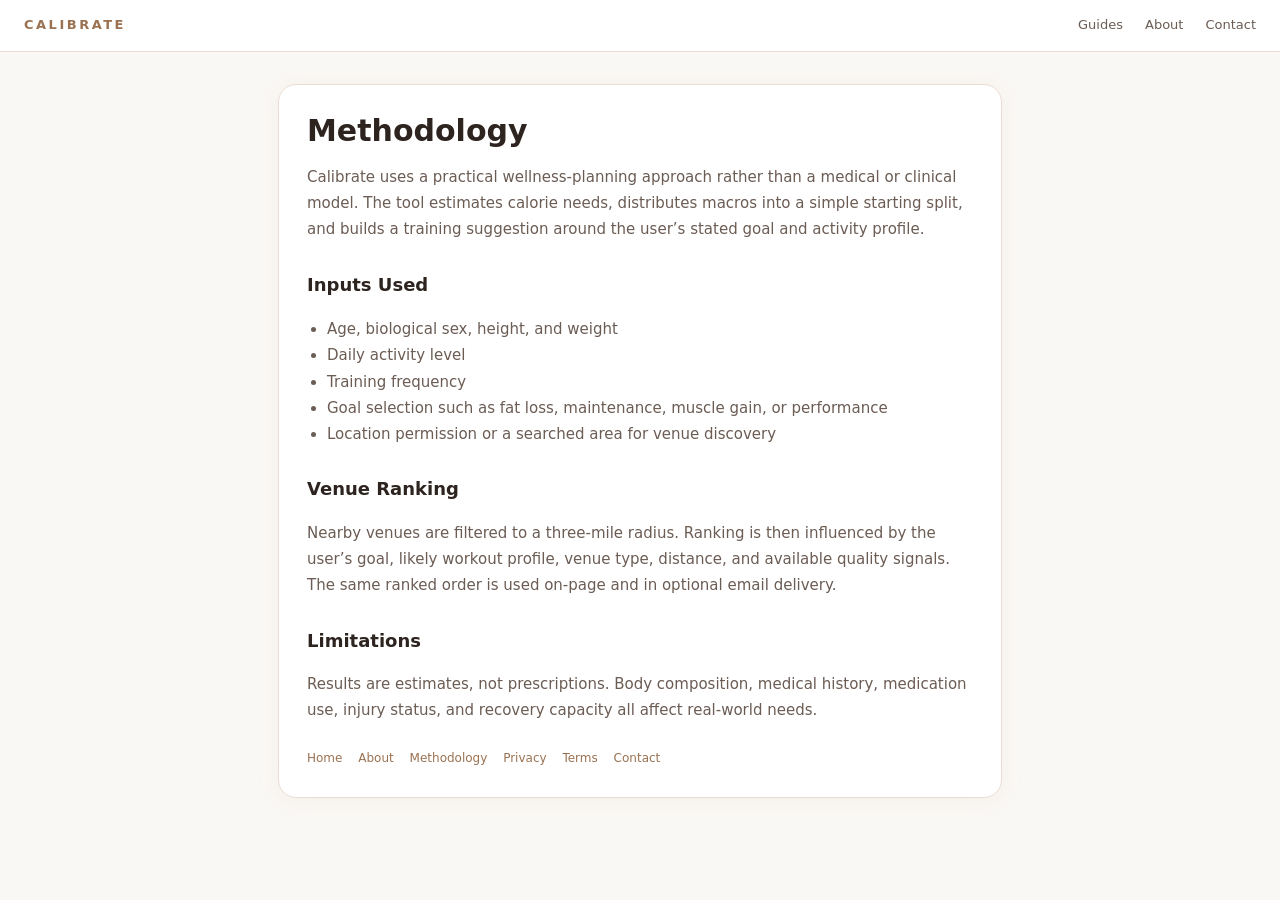
<file: methodology.html>
<!DOCTYPE html>
<html lang="en">
<head>
  <meta charset="UTF-8" />
  <meta name="viewport" content="width=device-width, initial-scale=1.0" />
  <title>Calibrate Methodology</title>
  <meta name="google-adsense-account" content="ca-pub-9247222675222330" />
  <script async src="https://pagead2.googlesyndication.com/pagead/js/adsbygoogle.js?client=ca-pub-9247222675222330" crossorigin="anonymous"></script>
  <script async src="https://www.googletagmanager.com/gtag/js?id=G-ZL0KT039TB"></script>
  <script>
    window.dataLayer = window.dataLayer || [];
    function gtag(){dataLayer.push(arguments);}
    gtag('js', new Date());
    gtag('config', 'G-ZL0KT039TB');
  </script>
  <script type="text/javascript">
    (function(c,l,a,r,i,t,y){
        c[a]=c[a]||function(){(c[a].q=c[a].q||[]).push(arguments)};
        t=l.createElement(r);t.async=1;t.src="https://www.clarity.ms/tag/"+i;
        y=l.getElementsByTagName(r)[0];y.parentNode.insertBefore(t,y);
    })(window, document, "clarity", "script", "w45pj6dyt1");
  </script>
  <style>
    * { box-sizing: border-box; }
    body { margin: 0; font-family: Inter, system-ui, sans-serif; background: #faf8f5; color: #2d2420; line-height: 1.75; }
    nav.nav { background: #fff; border-bottom: 1px solid #ecddd4; padding: 14px 24px; display: flex; align-items: center; justify-content: space-between; position: sticky; top: 0; z-index: 10; }
    .nav-brand { color: #9a7252; text-decoration: none; font-weight: 700; letter-spacing: 2.5px; text-transform: uppercase; font-size: 13px; }
    .nav-links { display: flex; gap: 22px; }
    .nav-links a { color: #6b5c54; text-decoration: none; font-size: 13px; font-weight: 500; }
    .nav-links a:hover { color: #9a7252; }
    .wrap { max-width: 760px; margin: 0 auto; padding: 32px 18px 64px; }
    .card { background: #fff; border: 1px solid #ecddd4; border-radius: 18px; box-shadow: 0 2px 24px rgba(184,144,106,0.08); padding: 28px; }
    h1 { margin: 0 0 14px; font-size: 30px; line-height: 1.2; }
    h2 { margin: 26px 0 10px; font-size: 18px; }
    p, li { font-size: 15px; color: #6b5c54; }
    ul { padding-left: 20px; }
    .footer { margin-top: 24px; font-size: 12px; color: #9b8e87; }
    .footer a { color: #9a7252; text-decoration: none; margin-right: 12px; }
  </style>
</head>
<body>
  <nav class="nav">
    <a class="nav-brand" href="/">Calibrate</a>
    <div class="nav-links">
      <a href="/guides.html">Guides</a>
      <a href="/about.html">About</a>
      <a href="/contact.html">Contact</a>
    </div>
  </nav>
  <div class="wrap">
    <div class="card">
<h1>Methodology</h1>
<p>Calibrate uses a practical wellness-planning approach rather than a medical or clinical model. The tool estimates calorie needs, distributes macros into a simple starting split, and builds a training suggestion around the user’s stated goal and activity profile.</p>
<h2>Inputs Used</h2>
<ul>
  <li>Age, biological sex, height, and weight</li>
  <li>Daily activity level</li>
  <li>Training frequency</li>
  <li>Goal selection such as fat loss, maintenance, muscle gain, or performance</li>
  <li>Location permission or a searched area for venue discovery</li>
</ul>
<h2>Venue Ranking</h2>
<p>Nearby venues are filtered to a three-mile radius. Ranking is then influenced by the user’s goal, likely workout profile, venue type, distance, and available quality signals. The same ranked order is used on-page and in optional email delivery.</p>
<h2>Limitations</h2>
<p>Results are estimates, not prescriptions. Body composition, medical history, medication use, injury status, and recovery capacity all affect real-world needs.</p>
      <div class="footer">
        <a href="/">Home</a>
        <a href="/about.html">About</a>
        <a href="/methodology.html">Methodology</a>
        <a href="/privacy.html">Privacy</a>
        <a href="/terms.html">Terms</a>
        <a href="/contact.html">Contact</a>
      </div>
    </div>
  </div>
</body>
</html>
</file>
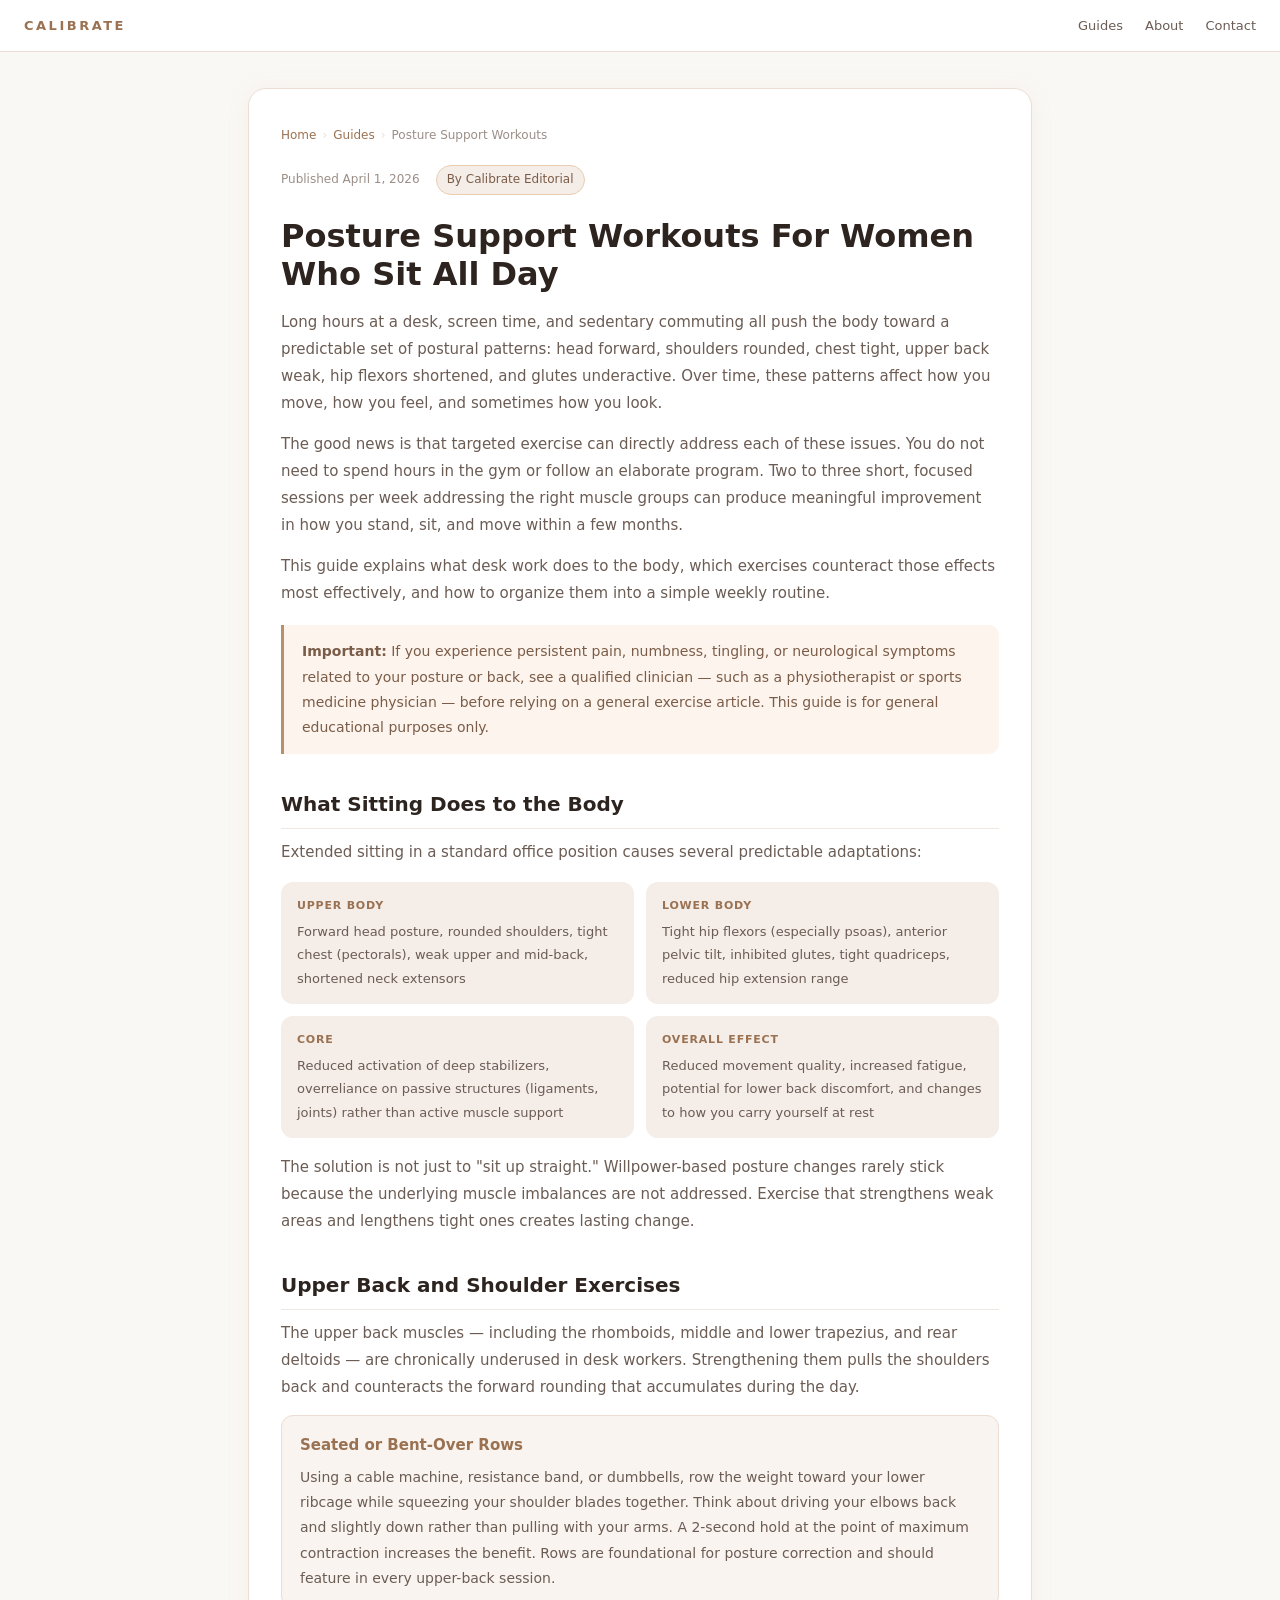
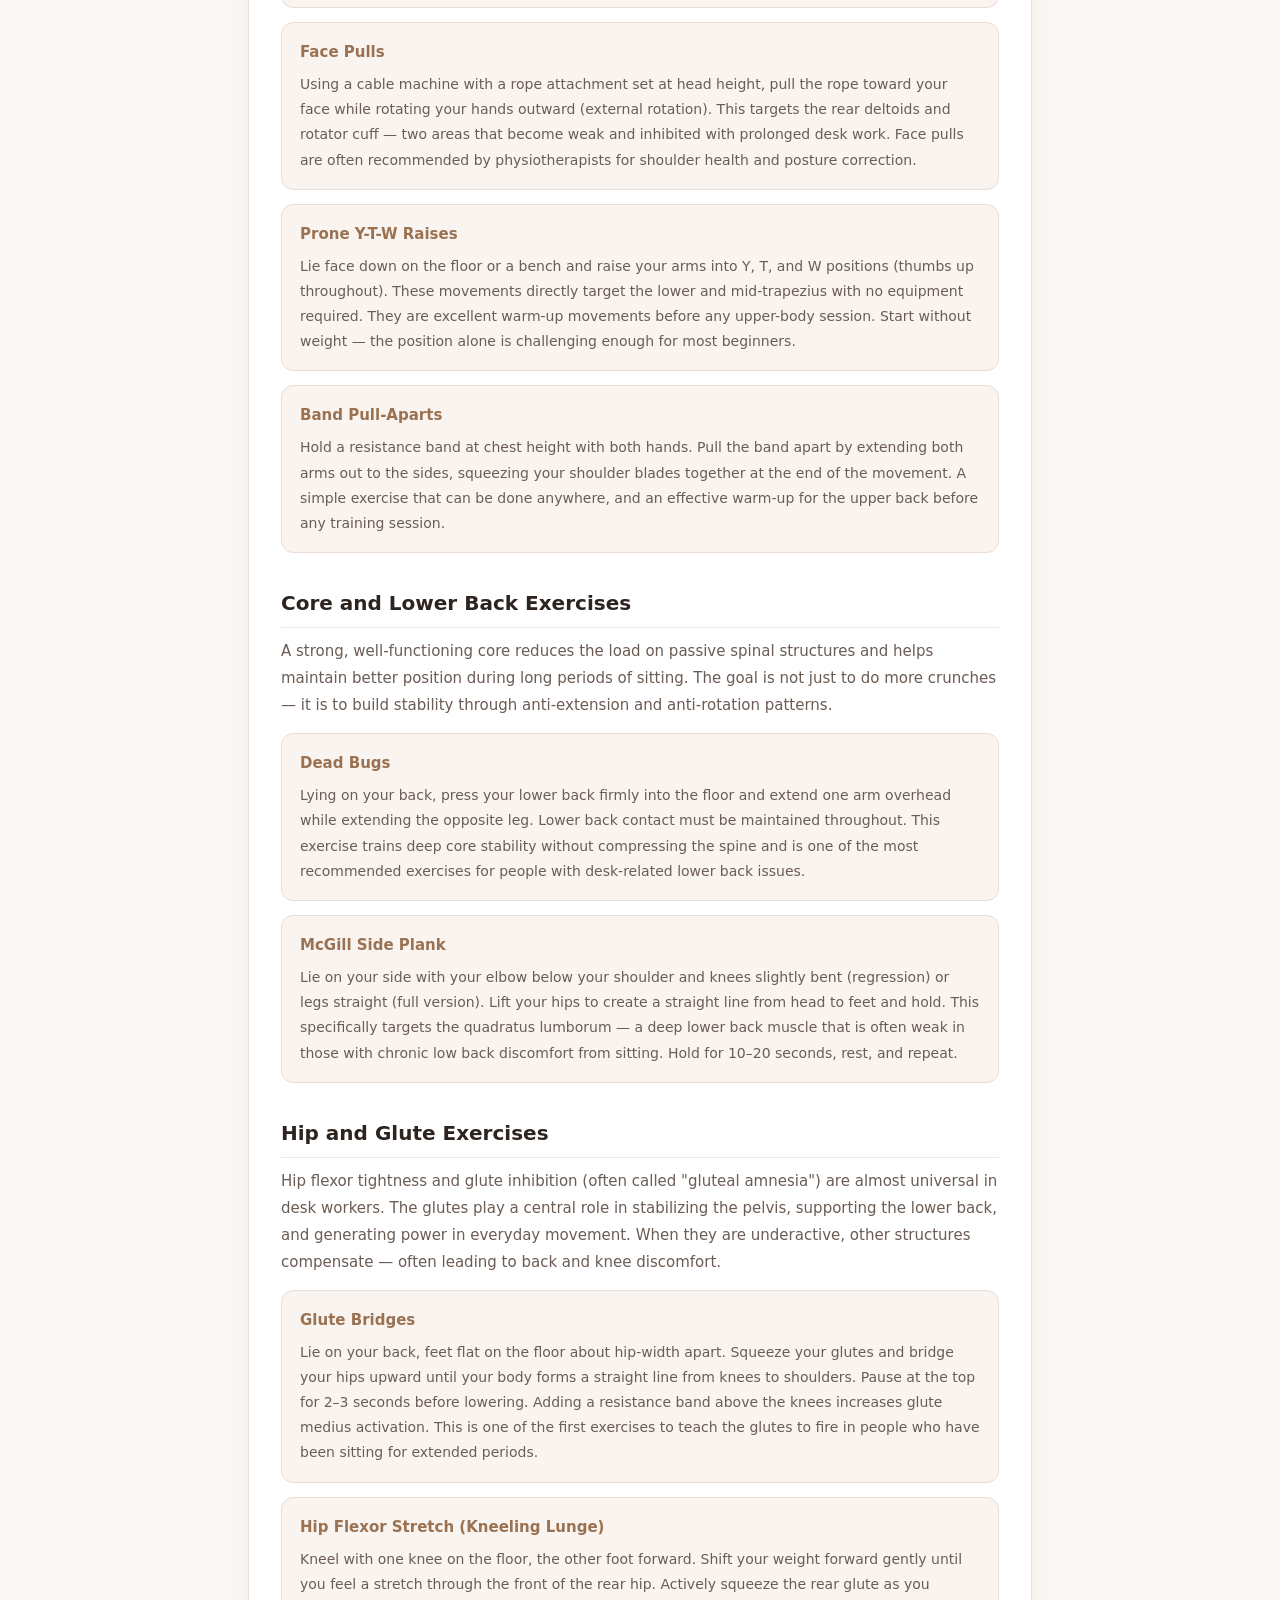
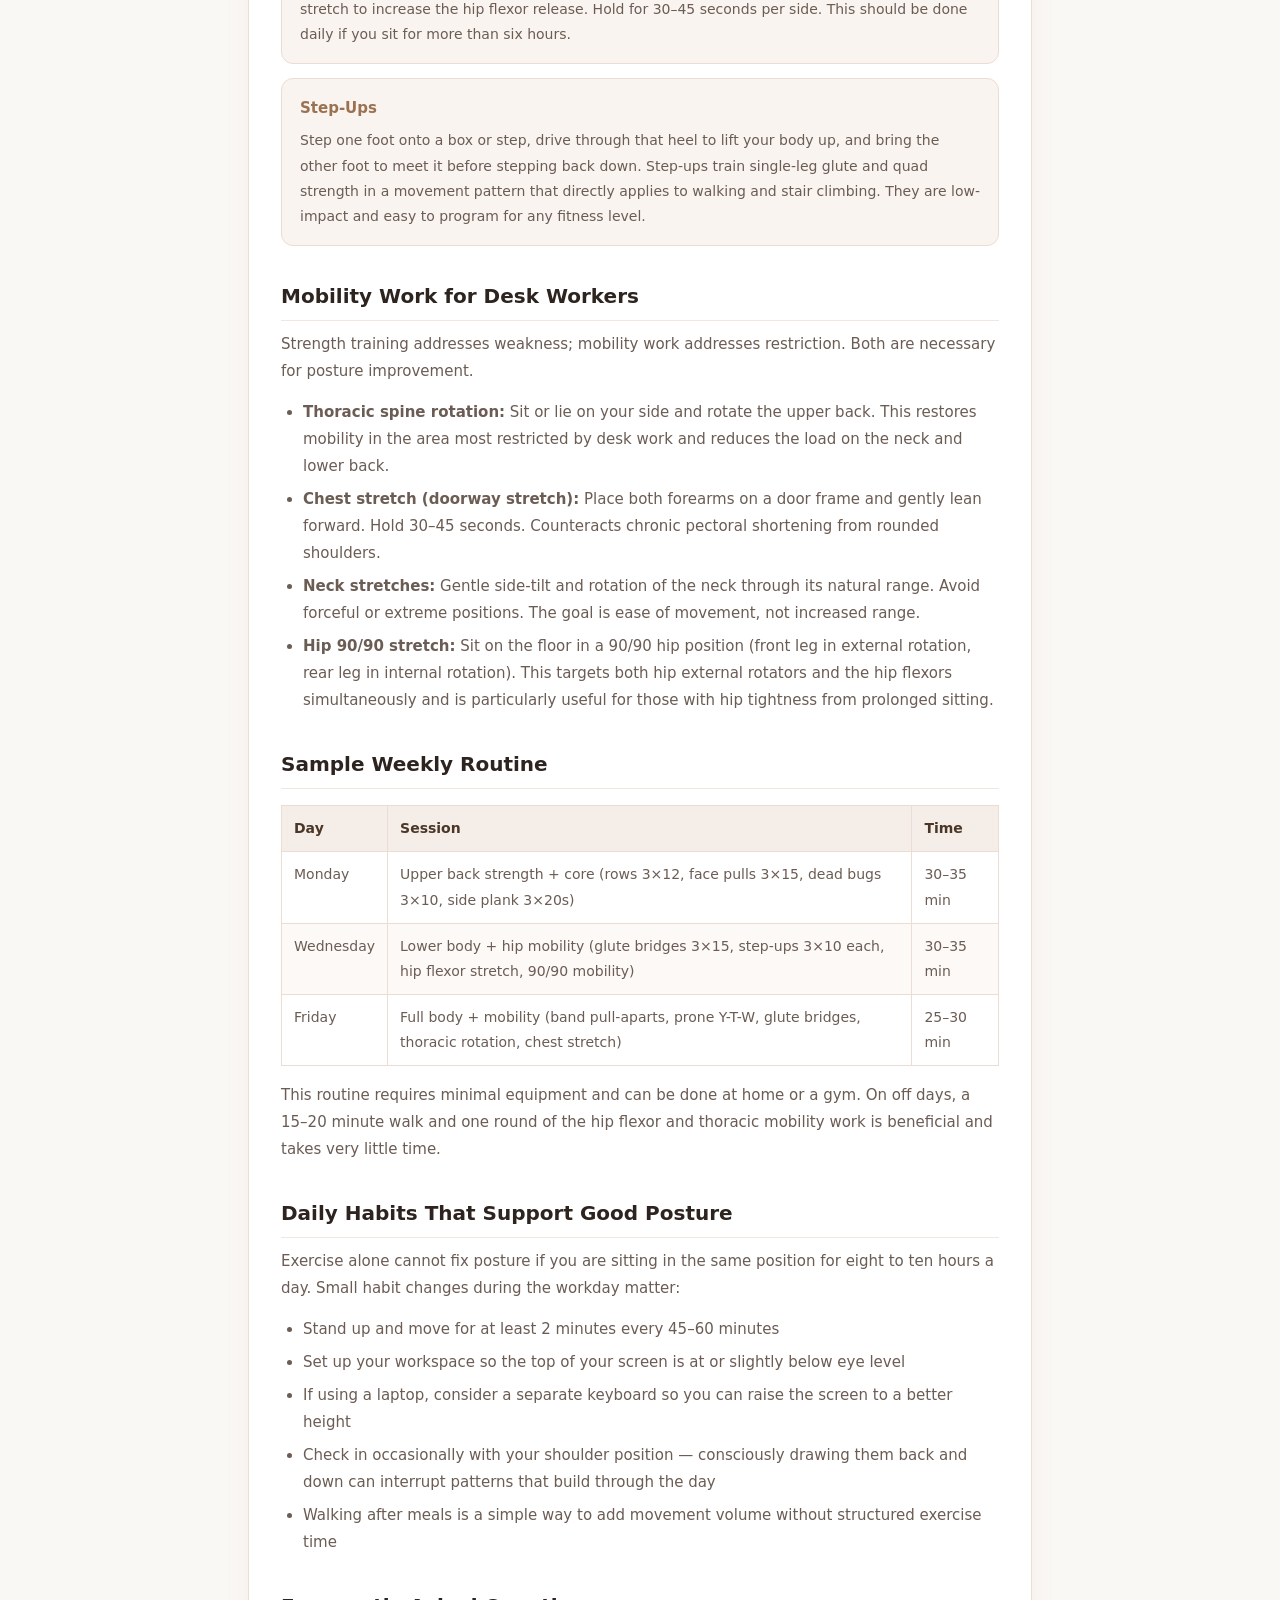
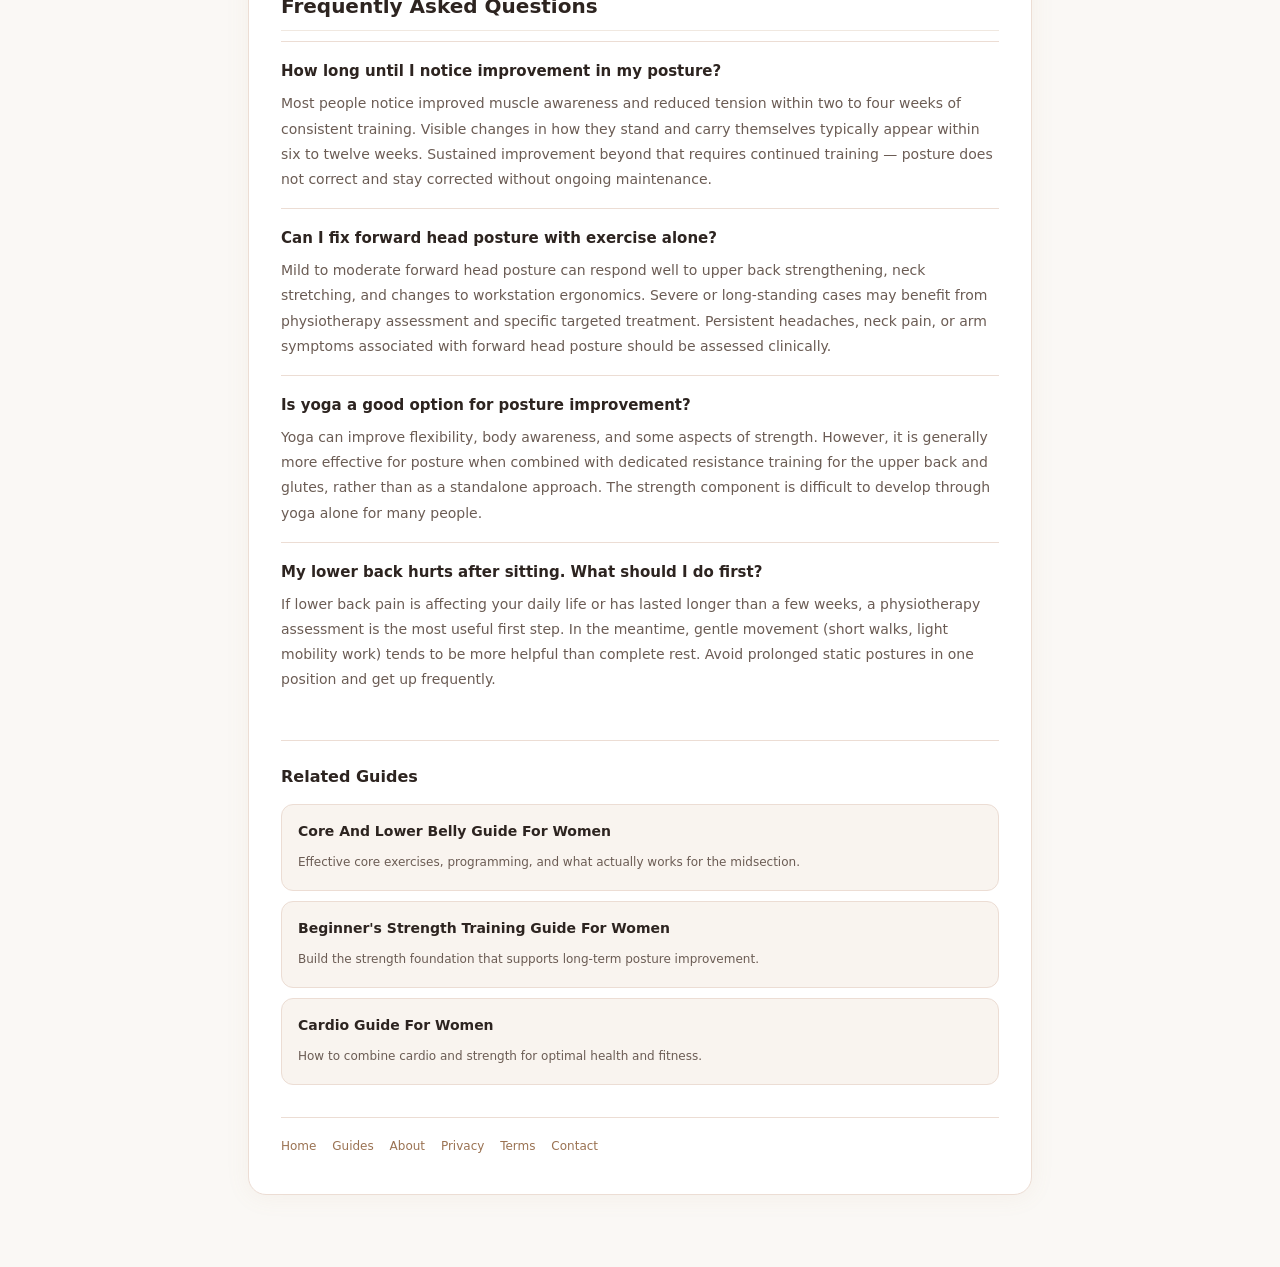
<file: posture-support-workouts.html>
<!DOCTYPE html>
<html lang="en">
<head>
  <meta charset="UTF-8" />
  <meta name="viewport" content="width=device-width, initial-scale=1.0" />
  <title>Posture Support Workouts For Women Who Sit All Day - Calibrate</title>
  <meta name="description" content="A complete guide to posture-supportive exercises for women who work at a desk. Covers upper back, core, hip, and mobility work with a sample weekly routine." />
  <link rel="canonical" href="https://woojintest.pages.dev/posture-support-workouts.html" />
  <meta property="og:type" content="article" />
  <meta property="og:title" content="Posture Support Workouts For Women Who Sit All Day" />
  <meta property="og:description" content="A complete guide to posture-supportive exercises for women who work at a desk. Covers upper back, core, hip, and mobility work with a sample weekly routine." />
  <meta property="og:url" content="https://woojintest.pages.dev/posture-support-workouts.html" />
  <meta property="og:site_name" content="Calibrate" />
  <meta property="article:published_time" content="2026-04-01" />
  <meta name="twitter:card" content="summary" />
  <meta name="twitter:title" content="Posture Support Workouts For Women Who Sit All Day" />
  <meta name="twitter:description" content="A complete guide to posture-supportive exercises for women who work at a desk." />
  <meta name="google-adsense-account" content="ca-pub-9247222675222330" />
  <script async src="https://pagead2.googlesyndication.com/pagead/js/adsbygoogle.js?client=ca-pub-9247222675222330" crossorigin="anonymous"></script>
  <script async src="https://www.googletagmanager.com/gtag/js?id=G-ZL0KT039TB"></script>
  <script>
    window.dataLayer = window.dataLayer || [];
    function gtag(){dataLayer.push(arguments);}
    gtag('js', new Date());
    gtag('config', 'G-ZL0KT039TB');
  </script>
  <script type="text/javascript">
    (function(c,l,a,r,i,t,y){
        c[a]=c[a]||function(){(c[a].q=c[a].q||[]).push(arguments)};
        t=l.createElement(r);t.async=1;t.src="https://www.clarity.ms/tag/"+i;
        y=l.getElementsByTagName(r)[0];y.parentNode.insertBefore(t,y);
    })(window, document, "clarity", "script", "w45pj6dyt1");
  </script>
  <style>
    * { box-sizing: border-box; }
    body { margin: 0; font-family: Inter, system-ui, sans-serif; background: #faf8f5; color: #2d2420; line-height: 1.8; }
    nav.nav { background: #fff; border-bottom: 1px solid #ecddd4; padding: 14px 24px; display: flex; align-items: center; justify-content: space-between; position: sticky; top: 0; z-index: 10; }
    .nav-brand { color: #9a7252; text-decoration: none; font-weight: 700; letter-spacing: 2.5px; text-transform: uppercase; font-size: 13px; }
    .nav-links { display: flex; gap: 22px; }
    .nav-links a { color: #6b5c54; text-decoration: none; font-size: 13px; font-weight: 500; }
    .nav-links a:hover { color: #9a7252; }
    .wrap { max-width: 820px; margin: 0 auto; padding: 36px 18px 72px; }
    .card { background: #fff; border: 1px solid #ecddd4; border-radius: 18px; box-shadow: 0 2px 24px rgba(184,144,106,0.08); padding: 36px 32px; }
    h1 { margin: 0 0 16px; font-size: 32px; line-height: 1.2; }
    h2 { margin: 32px 0 10px; font-size: 20px; color: #2d2420; border-bottom: 1px solid #f0e8e0; padding-bottom: 6px; }
    h3 { margin: 20px 0 8px; font-size: 16px; color: #4a3728; }
    p { font-size: 15px; color: #6b5c54; margin: 0 0 14px; }
    ul, ol { padding-left: 22px; margin: 0 0 14px; }
    li { font-size: 15px; color: #6b5c54; margin-bottom: 6px; }
    .intro-note { background: #fdf5ed; border-left: 3px solid #b8906a; border-radius: 0 10px 10px 0; padding: 14px 18px; margin: 18px 0; }
    .intro-note p { margin: 0; font-size: 14px; color: #7a5c48; }
    .exercise-block { background: #f9f4ef; border: 1px solid #ecddd4; border-radius: 12px; padding: 16px 18px; margin-bottom: 14px; }
    .exercise-block h3 { margin: 0 0 6px; font-size: 15px; color: #9a7252; }
    .exercise-block p { margin: 0; font-size: 14px; }
    .week-table { width: 100%; border-collapse: collapse; margin: 16px 0; font-size: 14px; }
    .week-table th { background: #f5ede8; color: #4a3728; font-weight: 600; padding: 10px 12px; text-align: left; border: 1px solid #ecddd4; }
    .week-table td { padding: 10px 12px; border: 1px solid #ecddd4; color: #6b5c54; vertical-align: top; }
    .week-table tr:nth-child(even) td { background: #fdf9f7; }
    .posture-pattern { display: grid; grid-template-columns: 1fr 1fr; gap: 12px; margin: 16px 0; }
    @media (max-width: 600px) { .posture-pattern { grid-template-columns: 1fr; } }
    .pattern-card { background: #f5ede8; border-radius: 12px; padding: 14px 16px; }
    .pattern-card .label { font-size: 11px; font-weight: 700; text-transform: uppercase; letter-spacing: 0.8px; color: #9a7252; margin-bottom: 4px; }
    .pattern-card p { font-size: 13px; color: #6b5c54; margin: 0; }
    .faq-item { border-top: 1px solid #ecddd4; padding: 16px 0; }
    .faq-item:last-child { border-bottom: 1px solid #ecddd4; }
    .faq-q { font-size: 15px; font-weight: 600; color: #2d2420; margin: 0 0 6px; }
    .faq-a { font-size: 14px; color: #6b5c54; margin: 0; }
    .footer { margin-top: 32px; padding-top: 18px; border-top: 1px solid #ecddd4; font-size: 12px; color: #9b8e87; }
    .footer a { color: #9a7252; text-decoration: none; margin-right: 12px; }
    .breadcrumb { font-size: 12px; color: #9b8e87; margin-bottom: 18px; display: flex; align-items: center; gap: 6px; flex-wrap: wrap; }
    .breadcrumb a { color: #9a7252; text-decoration: none; }
    .breadcrumb span.sep { color: #ecddd4; }
    .article-meta { display: flex; align-items: center; gap: 16px; margin-bottom: 22px; flex-wrap: wrap; }
    .article-meta time { font-size: 12px; color: #9b8e87; }
    .article-meta .author-tag { font-size: 12px; background: #f5ede8; color: #7a5c48; padding: 3px 10px; border-radius: 100px; border: 1px solid #e8cdb0; }
    .related-guides { margin-top: 32px; padding-top: 22px; border-top: 1px solid #ecddd4; }
    .related-guides h2 { font-size: 16px; color: #2d2420; margin: 0 0 12px; border: none; padding: 0; }
    .related-list { display: grid; gap: 10px; }
    .related-item { background: #f9f4ef; border: 1px solid #ecddd4; border-radius: 12px; padding: 14px 16px; text-decoration: none; display: block; transition: border-color 0.2s; }
    .related-item:hover { border-color: #b8906a; }
    .related-item strong { display: block; font-size: 14px; color: #2d2420; margin-bottom: 3px; }
    .related-item span { font-size: 12px; color: #6b5c54; }
  </style>
  <script type="application/ld+json">
  {
    "@context": "https://schema.org",
    "@graph": [
      {
        "@type": "Article",
        "headline": "Posture Support Workouts For Women Who Sit All Day",
        "description": "A complete guide to posture-supportive exercises for women who work at a desk. Covers upper back, core, hip, and mobility work with a sample weekly routine.",
        "url": "https://woojintest.pages.dev/posture-support-workouts.html",
        "datePublished": "2026-04-01",
        "dateModified": "2026-04-01",
        "author": {"@type": "Organization", "name": "Calibrate", "url": "https://woojintest.pages.dev/"},
        "publisher": {"@type": "Organization", "name": "Calibrate", "url": "https://woojintest.pages.dev/"},
        "mainEntityOfPage": {"@type": "WebPage", "@id": "https://woojintest.pages.dev/posture-support-workouts.html"},
        "inLanguage": "en"
      },
      {
        "@type": "BreadcrumbList",
        "itemListElement": [
          {"@type": "ListItem", "position": 1, "name": "Home", "item": "https://woojintest.pages.dev/"},
          {"@type": "ListItem", "position": 2, "name": "Guides", "item": "https://woojintest.pages.dev/guides.html"},
          {"@type": "ListItem", "position": 3, "name": "Posture Support Workouts", "item": "https://woojintest.pages.dev/posture-support-workouts.html"}
        ]
      },
      {
        "@type": "FAQPage",
        "mainEntity": [
          {
            "@type": "Question",
            "name": "How long until I notice improvement in my posture?",
            "acceptedAnswer": {"@type": "Answer", "text": "Most people notice improved muscle awareness and reduced tension within two to four weeks of consistent training. Visible changes in how they stand and carry themselves typically appear within six to twelve weeks. Sustained improvement requires continued training."}
          },
          {
            "@type": "Question",
            "name": "Can I fix forward head posture with exercise alone?",
            "acceptedAnswer": {"@type": "Answer", "text": "Mild to moderate forward head posture can respond well to upper back strengthening, neck stretching, and changes to workstation ergonomics. Severe or long-standing cases may benefit from physiotherapy assessment. Persistent headaches or arm symptoms should be assessed clinically."}
          },
          {
            "@type": "Question",
            "name": "Is yoga a good option for posture improvement?",
            "acceptedAnswer": {"@type": "Answer", "text": "Yoga can improve flexibility, body awareness, and some aspects of strength. However, it is generally more effective for posture when combined with dedicated resistance training for the upper back and glutes, rather than as a standalone approach."}
          },
          {
            "@type": "Question",
            "name": "My lower back hurts after sitting. What should I do first?",
            "acceptedAnswer": {"@type": "Answer", "text": "If lower back pain is affecting your daily life or has lasted longer than a few weeks, a physiotherapy assessment is the most useful first step. Gentle movement tends to be more helpful than complete rest. Avoid prolonged static postures and get up frequently."}
          }
        ]
      }
    ]
  }
  </script>
</head>
<body>
  <nav class="nav">
    <a class="nav-brand" href="/">Calibrate</a>
    <div class="nav-links">
      <a href="/guides.html">Guides</a>
      <a href="/about.html">About</a>
      <a href="/contact.html">Contact</a>
    </div>
  </nav>
  <div class="wrap">
    <div class="card">
      <nav class="breadcrumb" aria-label="Breadcrumb">
        <a href="/">Home</a><span class="sep">›</span><a href="/guides.html">Guides</a><span class="sep">›</span><span>Posture Support Workouts</span>
      </nav>
      <div class="article-meta">
        <time datetime="2026-04-01">Published April 1, 2026</time>
        <span class="author-tag">By Calibrate Editorial</span>
      </div>
      <h1>Posture Support Workouts For Women Who Sit All Day</h1>
      <p>Long hours at a desk, screen time, and sedentary commuting all push the body toward a predictable set of postural patterns: head forward, shoulders rounded, chest tight, upper back weak, hip flexors shortened, and glutes underactive. Over time, these patterns affect how you move, how you feel, and sometimes how you look.</p>
      <p>The good news is that targeted exercise can directly address each of these issues. You do not need to spend hours in the gym or follow an elaborate program. Two to three short, focused sessions per week addressing the right muscle groups can produce meaningful improvement in how you stand, sit, and move within a few months.</p>
      <p>This guide explains what desk work does to the body, which exercises counteract those effects most effectively, and how to organize them into a simple weekly routine.</p>

      <div class="intro-note">
        <p><strong>Important:</strong> If you experience persistent pain, numbness, tingling, or neurological symptoms related to your posture or back, see a qualified clinician — such as a physiotherapist or sports medicine physician — before relying on a general exercise article. This guide is for general educational purposes only.</p>
      </div>

      <h2>What Sitting Does to the Body</h2>
      <p>Extended sitting in a standard office position causes several predictable adaptations:</p>

      <div class="posture-pattern">
        <div class="pattern-card">
          <div class="label">Upper Body</div>
          <p>Forward head posture, rounded shoulders, tight chest (pectorals), weak upper and mid-back, shortened neck extensors</p>
        </div>
        <div class="pattern-card">
          <div class="label">Lower Body</div>
          <p>Tight hip flexors (especially psoas), anterior pelvic tilt, inhibited glutes, tight quadriceps, reduced hip extension range</p>
        </div>
        <div class="pattern-card">
          <div class="label">Core</div>
          <p>Reduced activation of deep stabilizers, overreliance on passive structures (ligaments, joints) rather than active muscle support</p>
        </div>
        <div class="pattern-card">
          <div class="label">Overall Effect</div>
          <p>Reduced movement quality, increased fatigue, potential for lower back discomfort, and changes to how you carry yourself at rest</p>
        </div>
      </div>

      <p>The solution is not just to "sit up straight." Willpower-based posture changes rarely stick because the underlying muscle imbalances are not addressed. Exercise that strengthens weak areas and lengthens tight ones creates lasting change.</p>

      <h2>Upper Back and Shoulder Exercises</h2>
      <p>The upper back muscles — including the rhomboids, middle and lower trapezius, and rear deltoids — are chronically underused in desk workers. Strengthening them pulls the shoulders back and counteracts the forward rounding that accumulates during the day.</p>

      <div class="exercise-block">
        <h3>Seated or Bent-Over Rows</h3>
        <p>Using a cable machine, resistance band, or dumbbells, row the weight toward your lower ribcage while squeezing your shoulder blades together. Think about driving your elbows back and slightly down rather than pulling with your arms. A 2-second hold at the point of maximum contraction increases the benefit. Rows are foundational for posture correction and should feature in every upper-back session.</p>
      </div>

      <div class="exercise-block">
        <h3>Face Pulls</h3>
        <p>Using a cable machine with a rope attachment set at head height, pull the rope toward your face while rotating your hands outward (external rotation). This targets the rear deltoids and rotator cuff — two areas that become weak and inhibited with prolonged desk work. Face pulls are often recommended by physiotherapists for shoulder health and posture correction.</p>
      </div>

      <div class="exercise-block">
        <h3>Prone Y-T-W Raises</h3>
        <p>Lie face down on the floor or a bench and raise your arms into Y, T, and W positions (thumbs up throughout). These movements directly target the lower and mid-trapezius with no equipment required. They are excellent warm-up movements before any upper-body session. Start without weight — the position alone is challenging enough for most beginners.</p>
      </div>

      <div class="exercise-block">
        <h3>Band Pull-Aparts</h3>
        <p>Hold a resistance band at chest height with both hands. Pull the band apart by extending both arms out to the sides, squeezing your shoulder blades together at the end of the movement. A simple exercise that can be done anywhere, and an effective warm-up for the upper back before any training session.</p>
      </div>

      <h2>Core and Lower Back Exercises</h2>
      <p>A strong, well-functioning core reduces the load on passive spinal structures and helps maintain better position during long periods of sitting. The goal is not just to do more crunches — it is to build stability through anti-extension and anti-rotation patterns.</p>

      <div class="exercise-block">
        <h3>Dead Bugs</h3>
        <p>Lying on your back, press your lower back firmly into the floor and extend one arm overhead while extending the opposite leg. Lower back contact must be maintained throughout. This exercise trains deep core stability without compressing the spine and is one of the most recommended exercises for people with desk-related lower back issues.</p>
      </div>

      <div class="exercise-block">
        <h3>McGill Side Plank</h3>
        <p>Lie on your side with your elbow below your shoulder and knees slightly bent (regression) or legs straight (full version). Lift your hips to create a straight line from head to feet and hold. This specifically targets the quadratus lumborum — a deep lower back muscle that is often weak in those with chronic low back discomfort from sitting. Hold for 10–20 seconds, rest, and repeat.</p>
      </div>

      <h2>Hip and Glute Exercises</h2>
      <p>Hip flexor tightness and glute inhibition (often called "gluteal amnesia") are almost universal in desk workers. The glutes play a central role in stabilizing the pelvis, supporting the lower back, and generating power in everyday movement. When they are underactive, other structures compensate — often leading to back and knee discomfort.</p>

      <div class="exercise-block">
        <h3>Glute Bridges</h3>
        <p>Lie on your back, feet flat on the floor about hip-width apart. Squeeze your glutes and bridge your hips upward until your body forms a straight line from knees to shoulders. Pause at the top for 2–3 seconds before lowering. Adding a resistance band above the knees increases glute medius activation. This is one of the first exercises to teach the glutes to fire in people who have been sitting for extended periods.</p>
      </div>

      <div class="exercise-block">
        <h3>Hip Flexor Stretch (Kneeling Lunge)</h3>
        <p>Kneel with one knee on the floor, the other foot forward. Shift your weight forward gently until you feel a stretch through the front of the rear hip. Actively squeeze the rear glute as you stretch to increase the hip flexor release. Hold for 30–45 seconds per side. This should be done daily if you sit for more than six hours.</p>
      </div>

      <div class="exercise-block">
        <h3>Step-Ups</h3>
        <p>Step one foot onto a box or step, drive through that heel to lift your body up, and bring the other foot to meet it before stepping back down. Step-ups train single-leg glute and quad strength in a movement pattern that directly applies to walking and stair climbing. They are low-impact and easy to program for any fitness level.</p>
      </div>

      <h2>Mobility Work for Desk Workers</h2>
      <p>Strength training addresses weakness; mobility work addresses restriction. Both are necessary for posture improvement.</p>
      <ul>
        <li><strong>Thoracic spine rotation:</strong> Sit or lie on your side and rotate the upper back. This restores mobility in the area most restricted by desk work and reduces the load on the neck and lower back.</li>
        <li><strong>Chest stretch (doorway stretch):</strong> Place both forearms on a door frame and gently lean forward. Hold 30–45 seconds. Counteracts chronic pectoral shortening from rounded shoulders.</li>
        <li><strong>Neck stretches:</strong> Gentle side-tilt and rotation of the neck through its natural range. Avoid forceful or extreme positions. The goal is ease of movement, not increased range.</li>
        <li><strong>Hip 90/90 stretch:</strong> Sit on the floor in a 90/90 hip position (front leg in external rotation, rear leg in internal rotation). This targets both hip external rotators and the hip flexors simultaneously and is particularly useful for those with hip tightness from prolonged sitting.</li>
      </ul>

      <h2>Sample Weekly Routine</h2>

      <table class="week-table">
        <thead>
          <tr><th>Day</th><th>Session</th><th>Time</th></tr>
        </thead>
        <tbody>
          <tr><td>Monday</td><td>Upper back strength + core (rows 3×12, face pulls 3×15, dead bugs 3×10, side plank 3×20s)</td><td>30–35 min</td></tr>
          <tr><td>Wednesday</td><td>Lower body + hip mobility (glute bridges 3×15, step-ups 3×10 each, hip flexor stretch, 90/90 mobility)</td><td>30–35 min</td></tr>
          <tr><td>Friday</td><td>Full body + mobility (band pull-aparts, prone Y-T-W, glute bridges, thoracic rotation, chest stretch)</td><td>25–30 min</td></tr>
        </tbody>
      </table>

      <p>This routine requires minimal equipment and can be done at home or a gym. On off days, a 15–20 minute walk and one round of the hip flexor and thoracic mobility work is beneficial and takes very little time.</p>

      <h2>Daily Habits That Support Good Posture</h2>
      <p>Exercise alone cannot fix posture if you are sitting in the same position for eight to ten hours a day. Small habit changes during the workday matter:</p>
      <ul>
        <li>Stand up and move for at least 2 minutes every 45–60 minutes</li>
        <li>Set up your workspace so the top of your screen is at or slightly below eye level</li>
        <li>If using a laptop, consider a separate keyboard so you can raise the screen to a better height</li>
        <li>Check in occasionally with your shoulder position — consciously drawing them back and down can interrupt patterns that build through the day</li>
        <li>Walking after meals is a simple way to add movement volume without structured exercise time</li>
      </ul>

      <h2>Frequently Asked Questions</h2>
      <div class="faq-item">
        <p class="faq-q">How long until I notice improvement in my posture?</p>
        <p class="faq-a">Most people notice improved muscle awareness and reduced tension within two to four weeks of consistent training. Visible changes in how they stand and carry themselves typically appear within six to twelve weeks. Sustained improvement beyond that requires continued training — posture does not correct and stay corrected without ongoing maintenance.</p>
      </div>
      <div class="faq-item">
        <p class="faq-q">Can I fix forward head posture with exercise alone?</p>
        <p class="faq-a">Mild to moderate forward head posture can respond well to upper back strengthening, neck stretching, and changes to workstation ergonomics. Severe or long-standing cases may benefit from physiotherapy assessment and specific targeted treatment. Persistent headaches, neck pain, or arm symptoms associated with forward head posture should be assessed clinically.</p>
      </div>
      <div class="faq-item">
        <p class="faq-q">Is yoga a good option for posture improvement?</p>
        <p class="faq-a">Yoga can improve flexibility, body awareness, and some aspects of strength. However, it is generally more effective for posture when combined with dedicated resistance training for the upper back and glutes, rather than as a standalone approach. The strength component is difficult to develop through yoga alone for many people.</p>
      </div>
      <div class="faq-item">
        <p class="faq-q">My lower back hurts after sitting. What should I do first?</p>
        <p class="faq-a">If lower back pain is affecting your daily life or has lasted longer than a few weeks, a physiotherapy assessment is the most useful first step. In the meantime, gentle movement (short walks, light mobility work) tends to be more helpful than complete rest. Avoid prolonged static postures in one position and get up frequently.</p>
      </div>

      <div class="related-guides">
        <h2>Related Guides</h2>
        <div class="related-list">
          <a class="related-item" href="/core-and-lower-belly-guide.html"><strong>Core And Lower Belly Guide For Women</strong><span>Effective core exercises, programming, and what actually works for the midsection.</span></a>
          <a class="related-item" href="/strength-training-guide.html"><strong>Beginner's Strength Training Guide For Women</strong><span>Build the strength foundation that supports long-term posture improvement.</span></a>
          <a class="related-item" href="/cardio-guide.html"><strong>Cardio Guide For Women</strong><span>How to combine cardio and strength for optimal health and fitness.</span></a>
        </div>
      </div>
      <div class="footer">
        <a href="/">Home</a>
        <a href="/guides.html">Guides</a>
        <a href="/about.html">About</a>
        <a href="/privacy.html">Privacy</a>
        <a href="/terms.html">Terms</a>
        <a href="/contact.html">Contact</a>
      </div>
    </div>
  </div>
</body>
</html>
</file>
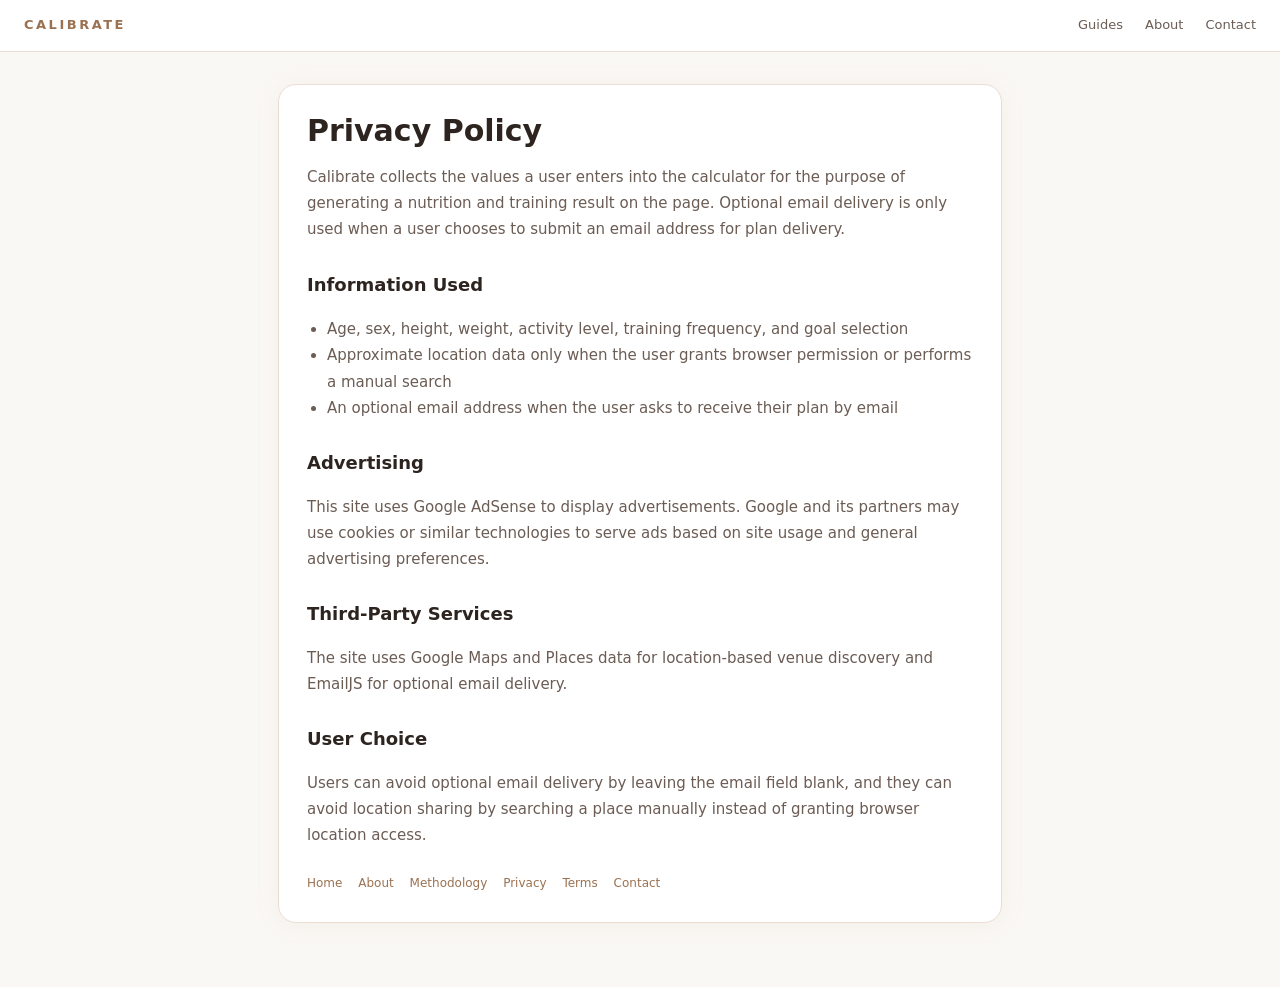
<file: privacy.html>
<!DOCTYPE html>
<html lang="en">
<head>
  <meta charset="UTF-8" />
  <meta name="viewport" content="width=device-width, initial-scale=1.0" />
  <title>Privacy Policy - Calibrate</title>
  <meta name="description" content="Calibrate privacy policy. Explains what data is collected, how location and email are used, and how Google AdSense and third-party services interact with the site." />
  <link rel="canonical" href="https://woojintest.pages.dev/privacy.html" />
  <meta name="robots" content="noindex, follow" />
  <meta name="google-adsense-account" content="ca-pub-9247222675222330" />
  <script async src="https://pagead2.googlesyndication.com/pagead/js/adsbygoogle.js?client=ca-pub-9247222675222330" crossorigin="anonymous"></script>
  <script async src="https://www.googletagmanager.com/gtag/js?id=G-ZL0KT039TB"></script>
  <script>
    window.dataLayer = window.dataLayer || [];
    function gtag(){dataLayer.push(arguments);}
    gtag('js', new Date());
    gtag('config', 'G-ZL0KT039TB');
  </script>
  <script type="text/javascript">
    (function(c,l,a,r,i,t,y){
        c[a]=c[a]||function(){(c[a].q=c[a].q||[]).push(arguments)};
        t=l.createElement(r);t.async=1;t.src="https://www.clarity.ms/tag/"+i;
        y=l.getElementsByTagName(r)[0];y.parentNode.insertBefore(t,y);
    })(window, document, "clarity", "script", "w45pj6dyt1");
  </script>
  <style>
    * { box-sizing: border-box; }
    body { margin: 0; font-family: Inter, system-ui, sans-serif; background: #faf8f5; color: #2d2420; line-height: 1.75; }
    nav.nav { background: #fff; border-bottom: 1px solid #ecddd4; padding: 14px 24px; display: flex; align-items: center; justify-content: space-between; position: sticky; top: 0; z-index: 10; }
    .nav-brand { color: #9a7252; text-decoration: none; font-weight: 700; letter-spacing: 2.5px; text-transform: uppercase; font-size: 13px; }
    .nav-links { display: flex; gap: 22px; }
    .nav-links a { color: #6b5c54; text-decoration: none; font-size: 13px; font-weight: 500; }
    .nav-links a:hover { color: #9a7252; }
    .wrap { max-width: 760px; margin: 0 auto; padding: 32px 18px 64px; }
    .card { background: #fff; border: 1px solid #ecddd4; border-radius: 18px; box-shadow: 0 2px 24px rgba(184,144,106,0.08); padding: 28px; }
    h1 { margin: 0 0 14px; font-size: 30px; line-height: 1.2; }
    h2 { margin: 26px 0 10px; font-size: 18px; }
    p, li { font-size: 15px; color: #6b5c54; }
    ul { padding-left: 20px; }
    .footer { margin-top: 24px; font-size: 12px; color: #9b8e87; }
    .footer a { color: #9a7252; text-decoration: none; margin-right: 12px; }
  </style>
</head>
<body>
  <nav class="nav">
    <a class="nav-brand" href="/">Calibrate</a>
    <div class="nav-links">
      <a href="/guides.html">Guides</a>
      <a href="/about.html">About</a>
      <a href="/contact.html">Contact</a>
    </div>
  </nav>
  <div class="wrap">
    <div class="card">
<h1>Privacy Policy</h1>
<p>Calibrate collects the values a user enters into the calculator for the purpose of generating a nutrition and training result on the page. Optional email delivery is only used when a user chooses to submit an email address for plan delivery.</p>
<h2>Information Used</h2>
<ul>
  <li>Age, sex, height, weight, activity level, training frequency, and goal selection</li>
  <li>Approximate location data only when the user grants browser permission or performs a manual search</li>
  <li>An optional email address when the user asks to receive their plan by email</li>
</ul>
<h2>Advertising</h2>
<p>This site uses Google AdSense to display advertisements. Google and its partners may use cookies or similar technologies to serve ads based on site usage and general advertising preferences.</p>
<h2>Third-Party Services</h2>
<p>The site uses Google Maps and Places data for location-based venue discovery and EmailJS for optional email delivery.</p>
<h2>User Choice</h2>
<p>Users can avoid optional email delivery by leaving the email field blank, and they can avoid location sharing by searching a place manually instead of granting browser location access.</p>
      <div class="footer">
        <a href="/">Home</a>
        <a href="/about.html">About</a>
        <a href="/methodology.html">Methodology</a>
        <a href="/privacy.html">Privacy</a>
        <a href="/terms.html">Terms</a>
        <a href="/contact.html">Contact</a>
      </div>
    </div>
  </div>
</body>
</html>
</file>
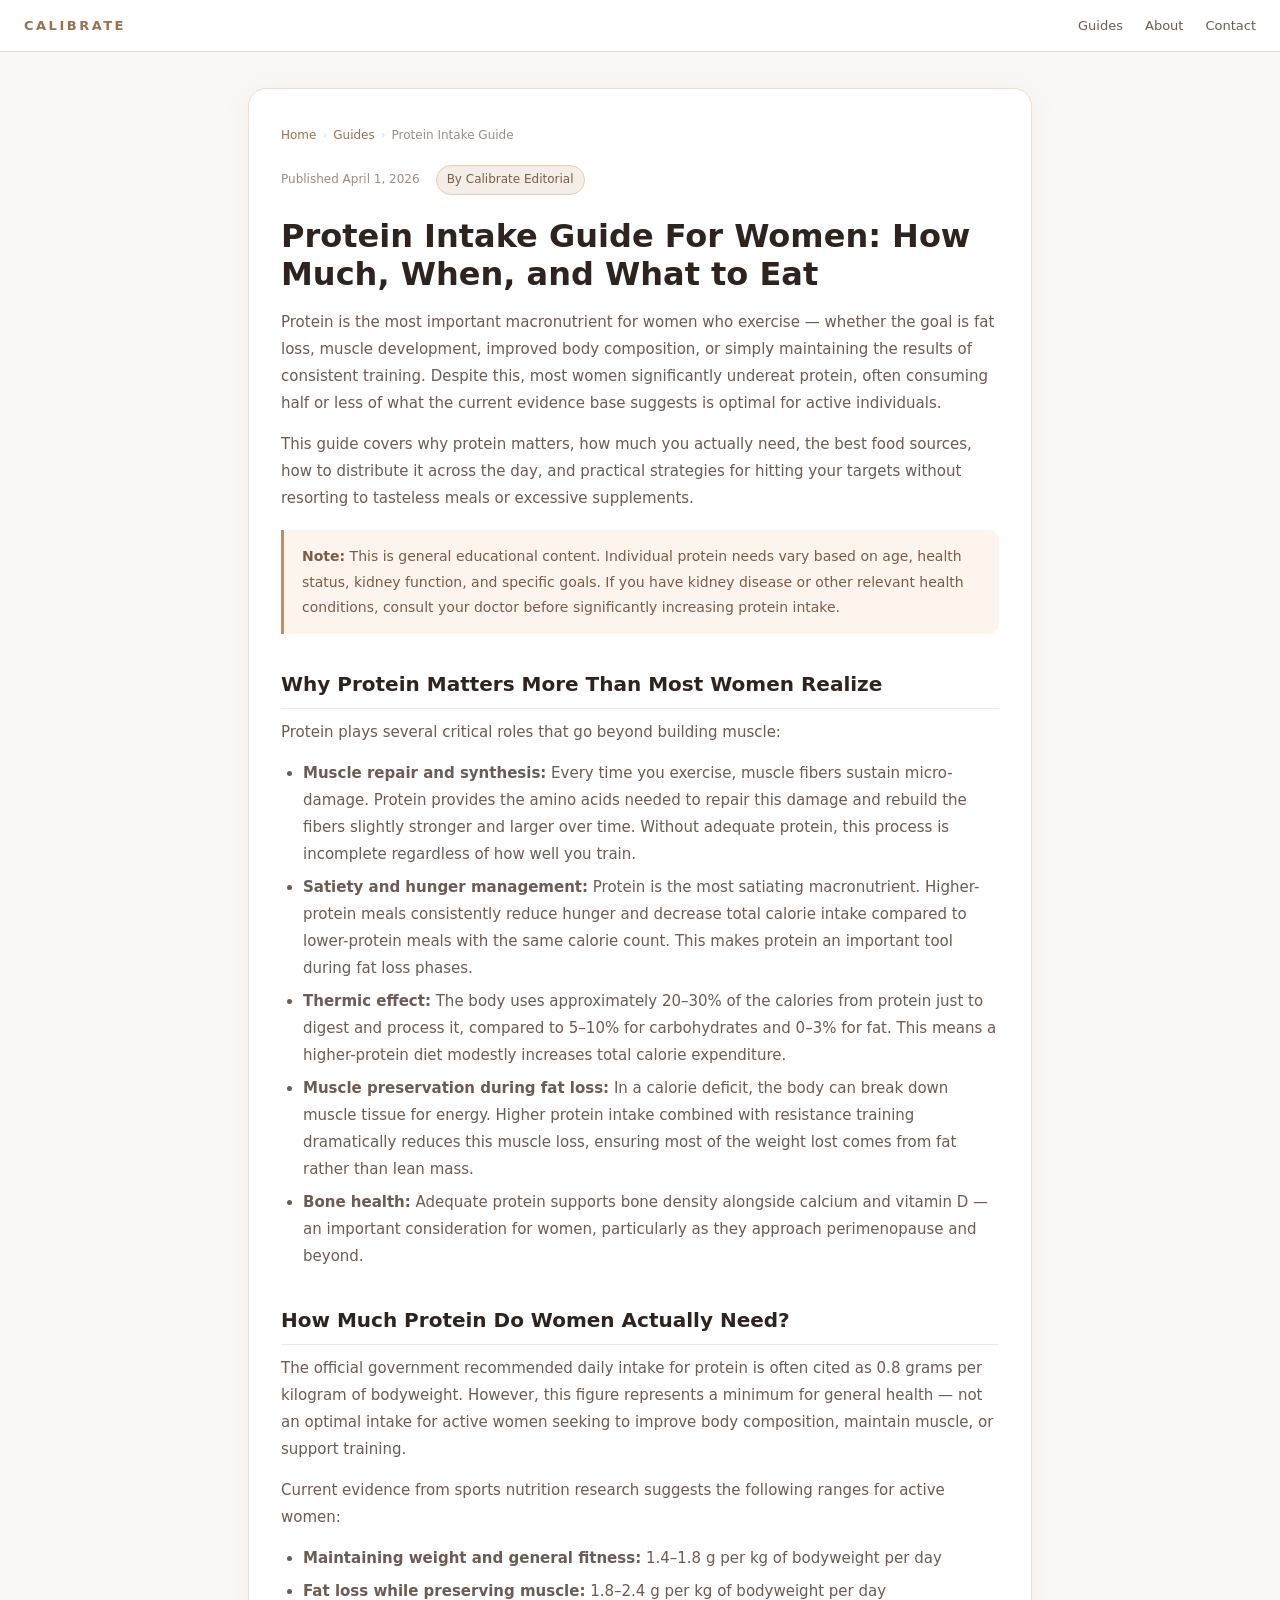
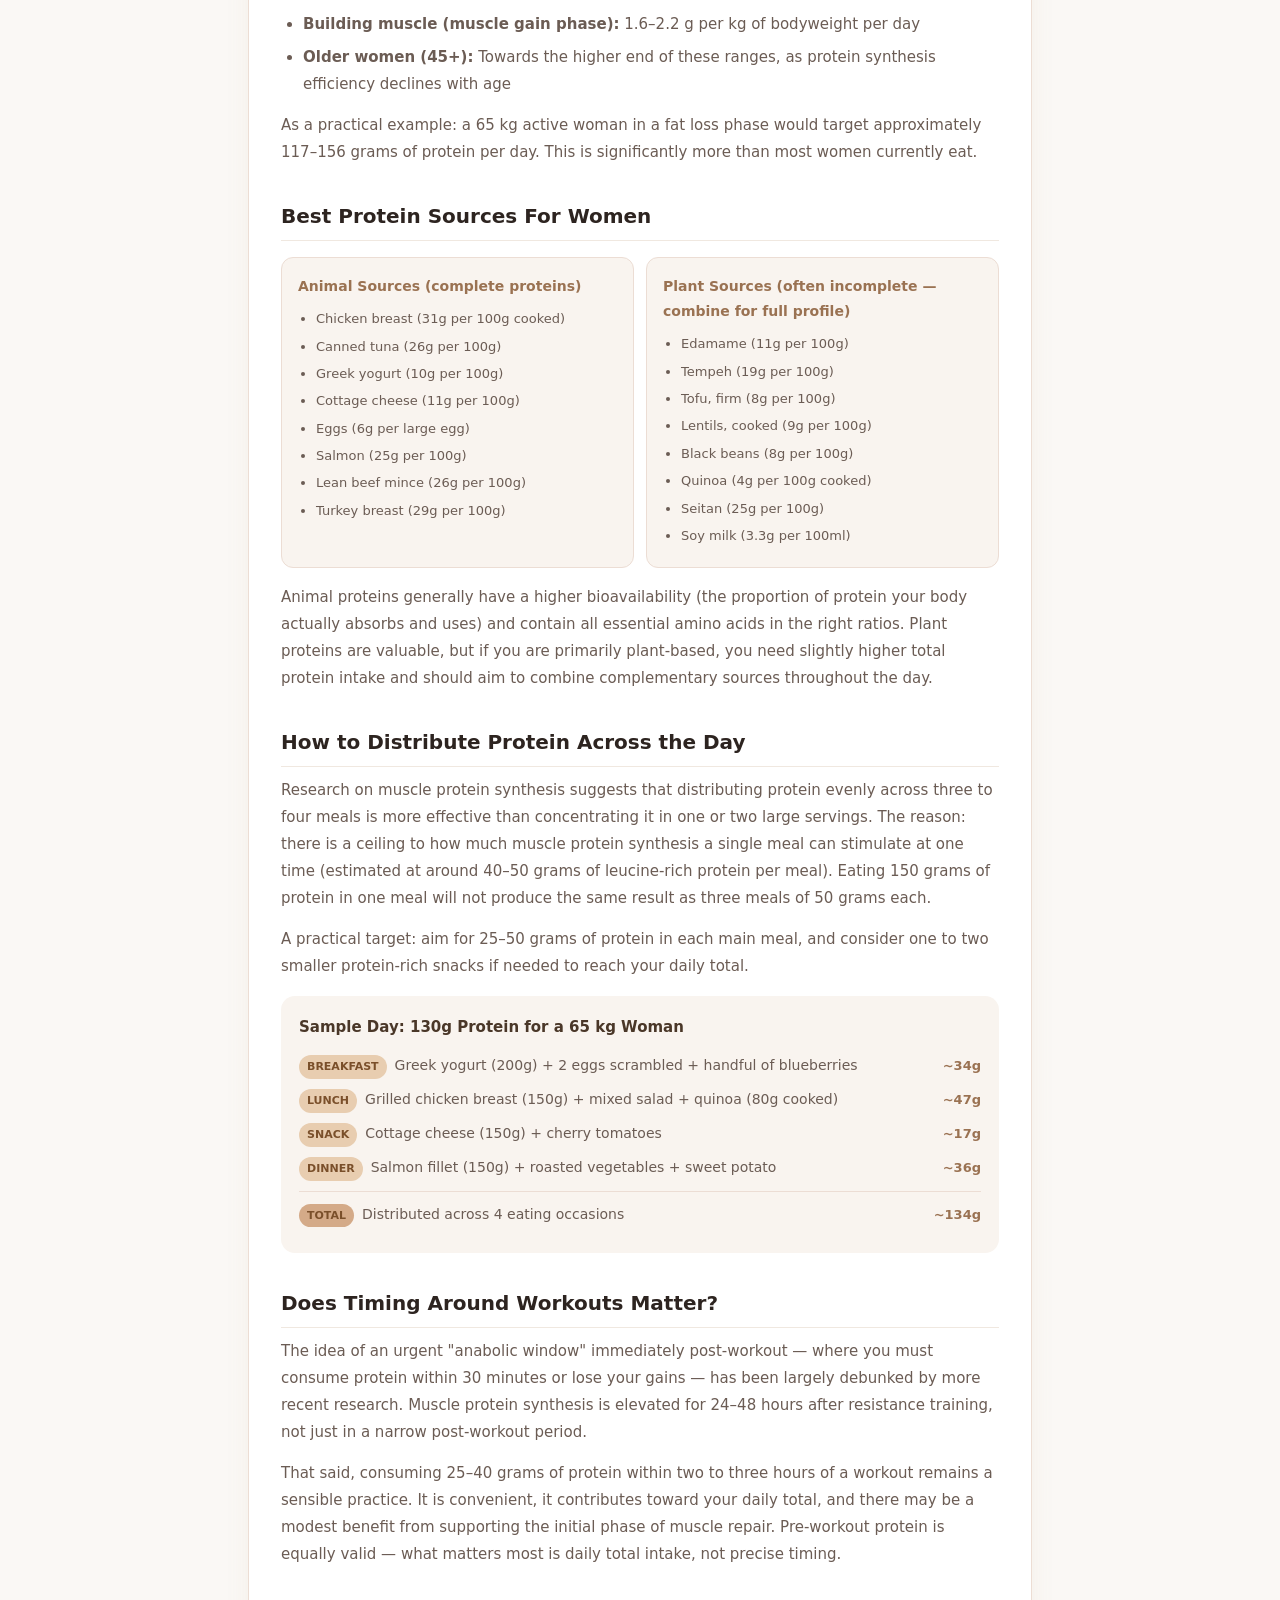
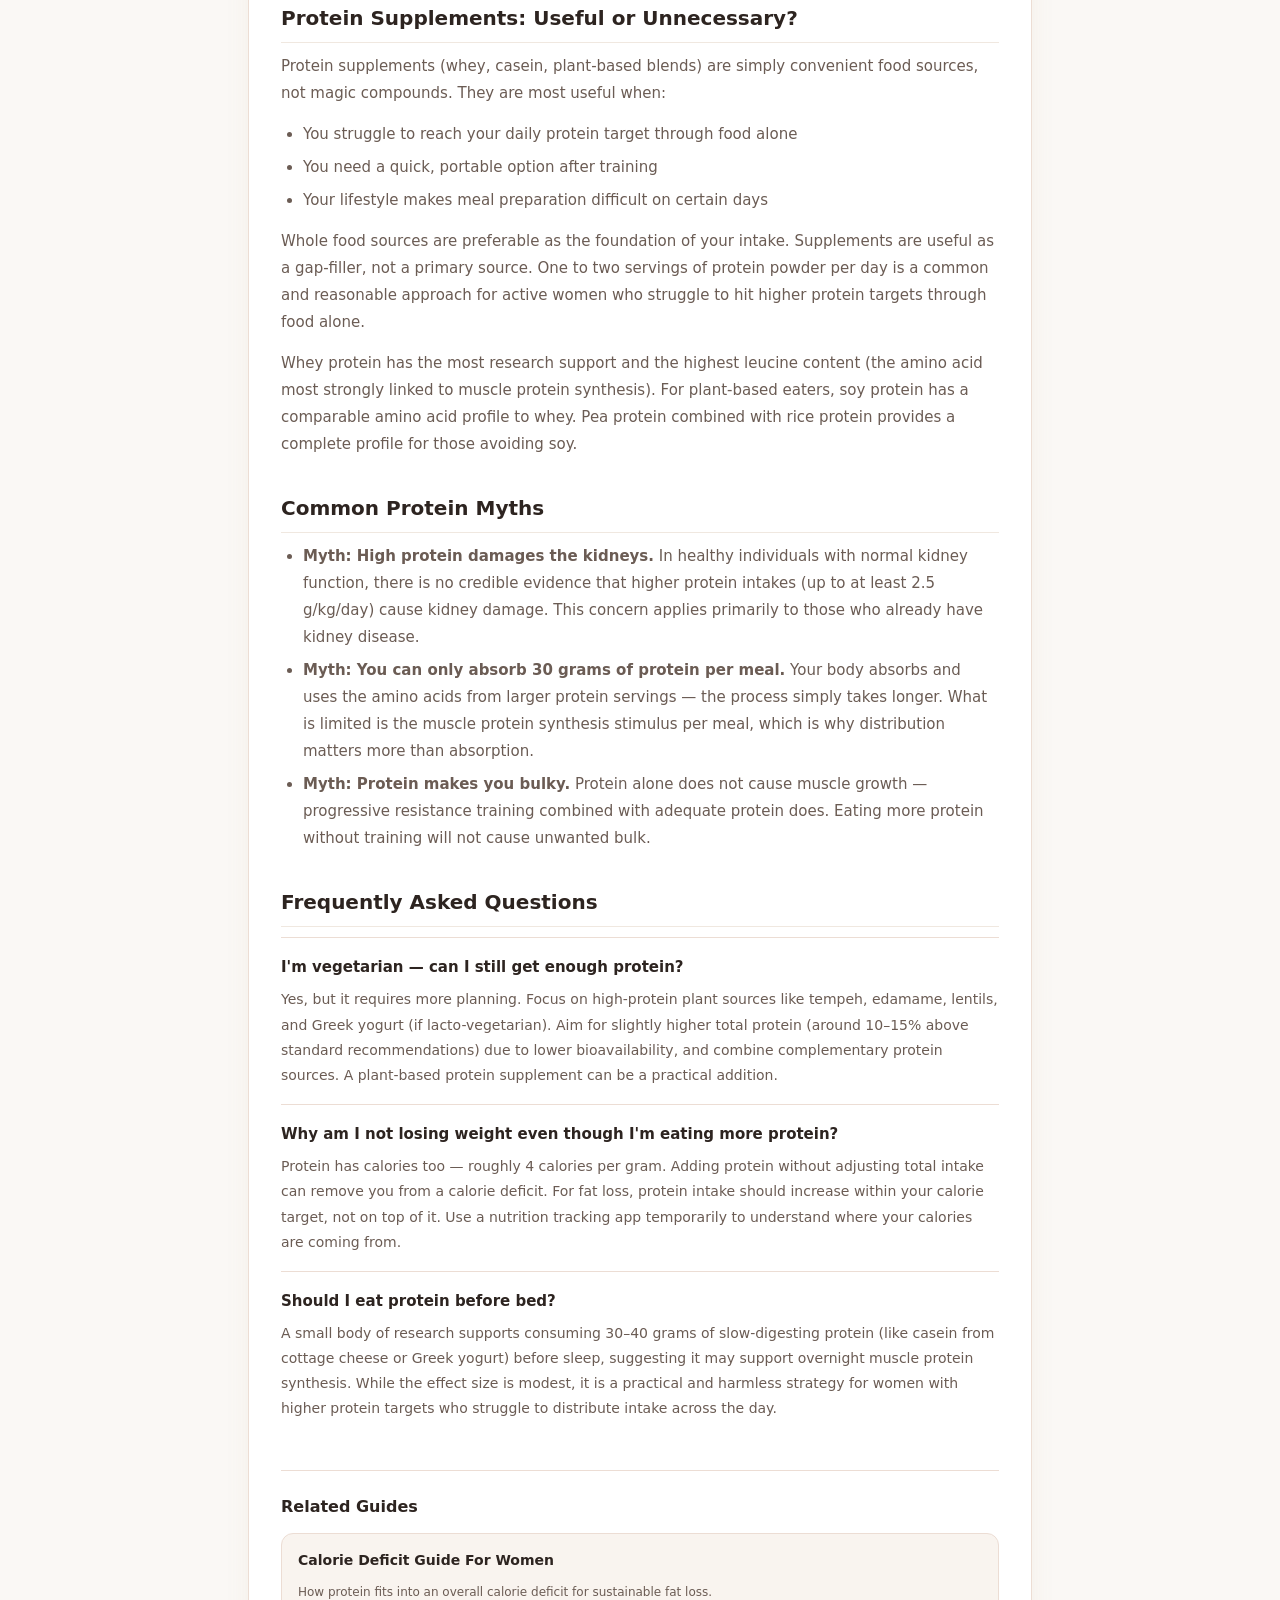
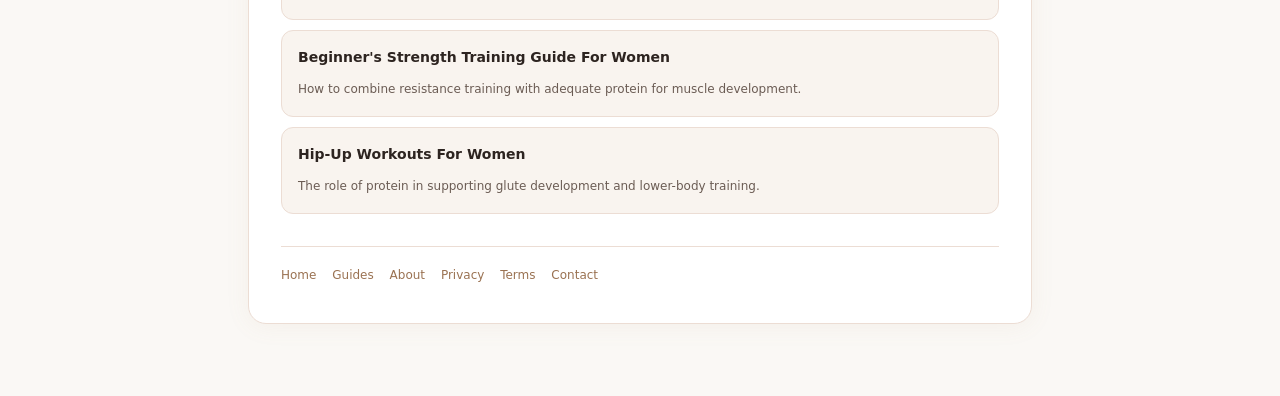
<file: protein-guide.html>
<!DOCTYPE html>
<html lang="en">
<head>
  <meta charset="UTF-8" />
  <meta name="viewport" content="width=device-width, initial-scale=1.0" />
  <title>Protein Intake Guide For Women: How Much, When, and What to Eat - Calibrate</title>
  <meta name="description" content="A comprehensive protein guide for women covering how much protein you need, the best food sources, meal timing, common myths, and how to hit your daily targets practically." />
  <link rel="canonical" href="https://woojintest.pages.dev/protein-guide.html" />
  <meta property="og:type" content="article" />
  <meta property="og:title" content="Protein Intake Guide For Women: How Much, When, and What to Eat" />
  <meta property="og:description" content="A comprehensive protein guide for women covering how much protein you need, the best food sources, meal timing, common myths, and how to hit your daily targets practically." />
  <meta property="og:url" content="https://woojintest.pages.dev/protein-guide.html" />
  <meta property="og:site_name" content="Calibrate" />
  <meta property="article:published_time" content="2026-04-01" />
  <meta name="twitter:card" content="summary" />
  <meta name="twitter:title" content="Protein Intake Guide For Women: How Much, When, and What to Eat" />
  <meta name="twitter:description" content="How much protein women need, the best sources, meal timing, and practical daily strategies." />
  <meta name="google-adsense-account" content="ca-pub-9247222675222330" />
  <script async src="https://pagead2.googlesyndication.com/pagead/js/adsbygoogle.js?client=ca-pub-9247222675222330" crossorigin="anonymous"></script>
  <script async src="https://www.googletagmanager.com/gtag/js?id=G-ZL0KT039TB"></script>
  <script>
    window.dataLayer = window.dataLayer || [];
    function gtag(){dataLayer.push(arguments);}
    gtag('js', new Date());
    gtag('config', 'G-ZL0KT039TB');
  </script>
  <script type="text/javascript">
    (function(c,l,a,r,i,t,y){
        c[a]=c[a]||function(){(c[a].q=c[a].q||[]).push(arguments)};
        t=l.createElement(r);t.async=1;t.src="https://www.clarity.ms/tag/"+i;
        y=l.getElementsByTagName(r)[0];y.parentNode.insertBefore(t,y);
    })(window, document, "clarity", "script", "w45pj6dyt1");
  </script>
  <style>
    * { box-sizing: border-box; }
    body { margin: 0; font-family: Inter, system-ui, sans-serif; background: #faf8f5; color: #2d2420; line-height: 1.8; }
    nav.nav { background: #fff; border-bottom: 1px solid #ecddd4; padding: 14px 24px; display: flex; align-items: center; justify-content: space-between; position: sticky; top: 0; z-index: 10; }
    .nav-brand { color: #9a7252; text-decoration: none; font-weight: 700; letter-spacing: 2.5px; text-transform: uppercase; font-size: 13px; }
    .nav-links { display: flex; gap: 22px; }
    .nav-links a { color: #6b5c54; text-decoration: none; font-size: 13px; font-weight: 500; }
    .nav-links a:hover { color: #9a7252; }
    .wrap { max-width: 820px; margin: 0 auto; padding: 36px 18px 72px; }
    .card { background: #fff; border: 1px solid #ecddd4; border-radius: 18px; box-shadow: 0 2px 24px rgba(184,144,106,0.08); padding: 36px 32px; }
    h1 { margin: 0 0 16px; font-size: 32px; line-height: 1.2; }
    h2 { margin: 32px 0 10px; font-size: 20px; color: #2d2420; border-bottom: 1px solid #f0e8e0; padding-bottom: 6px; }
    h3 { margin: 20px 0 8px; font-size: 16px; color: #4a3728; }
    p { font-size: 15px; color: #6b5c54; margin: 0 0 14px; }
    ul, ol { padding-left: 22px; margin: 0 0 14px; }
    li { font-size: 15px; color: #6b5c54; margin-bottom: 6px; }
    .intro-note { background: #fdf5ed; border-left: 3px solid #b8906a; border-radius: 0 10px 10px 0; padding: 14px 18px; margin: 18px 0; }
    .intro-note p { margin: 0; font-size: 14px; color: #7a5c48; }
    .food-grid { display: grid; grid-template-columns: 1fr 1fr; gap: 12px; margin: 16px 0; }
    @media (max-width: 600px) { .food-grid { grid-template-columns: 1fr; } }
    .food-cat { background: #f9f4ef; border: 1px solid #ecddd4; border-radius: 12px; padding: 16px; }
    .food-cat h3 { font-size: 14px; font-weight: 700; margin: 0 0 8px; color: #9a7252; }
    .food-cat ul { margin: 0; padding-left: 18px; }
    .food-cat li { font-size: 13px; margin-bottom: 4px; }
    .sample-day { background: #f9f4ef; border-radius: 14px; padding: 18px; margin: 16px 0; }
    .sample-day h3 { font-size: 15px; color: #4a3728; margin: 0 0 12px; }
    .meal-row { display: flex; align-items: baseline; gap: 8px; margin-bottom: 8px; font-size: 14px; }
    .meal-tag { background: #e8cdb0; color: #7a4f2a; padding: 2px 8px; border-radius: 100px; font-size: 11px; font-weight: 700; text-transform: uppercase; flex-shrink: 0; }
    .meal-desc { color: #6b5c54; flex: 1; }
    .meal-prot { color: #9a7252; font-weight: 700; font-size: 13px; }
    .faq-item { border-top: 1px solid #ecddd4; padding: 16px 0; }
    .faq-item:last-child { border-bottom: 1px solid #ecddd4; }
    .faq-q { font-size: 15px; font-weight: 600; color: #2d2420; margin: 0 0 6px; }
    .faq-a { font-size: 14px; color: #6b5c54; margin: 0; }
    .footer { margin-top: 32px; padding-top: 18px; border-top: 1px solid #ecddd4; font-size: 12px; color: #9b8e87; }
    .footer a { color: #9a7252; text-decoration: none; margin-right: 12px; }
    .breadcrumb { font-size: 12px; color: #9b8e87; margin-bottom: 18px; display: flex; align-items: center; gap: 6px; flex-wrap: wrap; }
    .breadcrumb a { color: #9a7252; text-decoration: none; }
    .breadcrumb span.sep { color: #ecddd4; }
    .article-meta { display: flex; align-items: center; gap: 16px; margin-bottom: 22px; flex-wrap: wrap; }
    .article-meta time { font-size: 12px; color: #9b8e87; }
    .article-meta .author-tag { font-size: 12px; background: #f5ede8; color: #7a5c48; padding: 3px 10px; border-radius: 100px; border: 1px solid #e8cdb0; }
    .related-guides { margin-top: 32px; padding-top: 22px; border-top: 1px solid #ecddd4; }
    .related-guides h2 { font-size: 16px; color: #2d2420; margin: 0 0 12px; border: none; padding: 0; }
    .related-list { display: grid; gap: 10px; }
    .related-item { background: #f9f4ef; border: 1px solid #ecddd4; border-radius: 12px; padding: 14px 16px; text-decoration: none; display: block; transition: border-color 0.2s; }
    .related-item:hover { border-color: #b8906a; }
    .related-item strong { display: block; font-size: 14px; color: #2d2420; margin-bottom: 3px; }
    .related-item span { font-size: 12px; color: #6b5c54; }
  </style>
  <script type="application/ld+json">
  {
    "@context": "https://schema.org",
    "@graph": [
      {
        "@type": "Article",
        "headline": "Protein Intake Guide For Women: How Much, When, and What to Eat",
        "description": "A comprehensive protein guide for women covering how much protein you need, the best food sources, meal timing, common myths, and how to hit your daily targets practically.",
        "url": "https://woojintest.pages.dev/protein-guide.html",
        "datePublished": "2026-04-01",
        "dateModified": "2026-04-01",
        "author": {"@type": "Organization", "name": "Calibrate", "url": "https://woojintest.pages.dev/"},
        "publisher": {"@type": "Organization", "name": "Calibrate", "url": "https://woojintest.pages.dev/"},
        "mainEntityOfPage": {"@type": "WebPage", "@id": "https://woojintest.pages.dev/protein-guide.html"},
        "inLanguage": "en"
      },
      {
        "@type": "BreadcrumbList",
        "itemListElement": [
          {"@type": "ListItem", "position": 1, "name": "Home", "item": "https://woojintest.pages.dev/"},
          {"@type": "ListItem", "position": 2, "name": "Guides", "item": "https://woojintest.pages.dev/guides.html"},
          {"@type": "ListItem", "position": 3, "name": "Protein Intake Guide", "item": "https://woojintest.pages.dev/protein-guide.html"}
        ]
      },
      {
        "@type": "FAQPage",
        "mainEntity": [
          {
            "@type": "Question",
            "name": "Can vegetarian women get enough protein for fitness goals?",
            "acceptedAnswer": {"@type": "Answer", "text": "Yes, but it requires more planning. Focus on high-protein plant sources like tempeh, edamame, lentils, and Greek yogurt. Aim for slightly higher total protein due to lower bioavailability, and combine complementary protein sources throughout the day. A plant-based protein supplement can be a practical addition."}
          },
          {
            "@type": "Question",
            "name": "Why am I not losing weight even though I'm eating more protein?",
            "acceptedAnswer": {"@type": "Answer", "text": "Protein has calories too — roughly 4 calories per gram. Adding protein without adjusting total intake can remove you from a calorie deficit. For fat loss, protein intake should increase within your calorie target, not on top of it."}
          },
          {
            "@type": "Question",
            "name": "Should I eat protein before bed?",
            "acceptedAnswer": {"@type": "Answer", "text": "A small body of research supports consuming 30 to 40 grams of slow-digesting protein like casein from cottage cheese or Greek yogurt before sleep. It is a practical and harmless strategy for women with higher protein targets who struggle to distribute intake across the day."}
          }
        ]
      }
    ]
  }
  </script>
</head>
<body>
  <nav class="nav">
    <a class="nav-brand" href="/">Calibrate</a>
    <div class="nav-links">
      <a href="/guides.html">Guides</a>
      <a href="/about.html">About</a>
      <a href="/contact.html">Contact</a>
    </div>
  </nav>
  <div class="wrap">
    <div class="card">
      <nav class="breadcrumb" aria-label="Breadcrumb">
        <a href="/">Home</a><span class="sep">›</span><a href="/guides.html">Guides</a><span class="sep">›</span><span>Protein Intake Guide</span>
      </nav>
      <div class="article-meta">
        <time datetime="2026-04-01">Published April 1, 2026</time>
        <span class="author-tag">By Calibrate Editorial</span>
      </div>
      <h1>Protein Intake Guide For Women: How Much, When, and What to Eat</h1>
      <p>Protein is the most important macronutrient for women who exercise — whether the goal is fat loss, muscle development, improved body composition, or simply maintaining the results of consistent training. Despite this, most women significantly undereat protein, often consuming half or less of what the current evidence base suggests is optimal for active individuals.</p>
      <p>This guide covers why protein matters, how much you actually need, the best food sources, how to distribute it across the day, and practical strategies for hitting your targets without resorting to tasteless meals or excessive supplements.</p>

      <div class="intro-note">
        <p><strong>Note:</strong> This is general educational content. Individual protein needs vary based on age, health status, kidney function, and specific goals. If you have kidney disease or other relevant health conditions, consult your doctor before significantly increasing protein intake.</p>
      </div>

      <h2>Why Protein Matters More Than Most Women Realize</h2>
      <p>Protein plays several critical roles that go beyond building muscle:</p>
      <ul>
        <li><strong>Muscle repair and synthesis:</strong> Every time you exercise, muscle fibers sustain micro-damage. Protein provides the amino acids needed to repair this damage and rebuild the fibers slightly stronger and larger over time. Without adequate protein, this process is incomplete regardless of how well you train.</li>
        <li><strong>Satiety and hunger management:</strong> Protein is the most satiating macronutrient. Higher-protein meals consistently reduce hunger and decrease total calorie intake compared to lower-protein meals with the same calorie count. This makes protein an important tool during fat loss phases.</li>
        <li><strong>Thermic effect:</strong> The body uses approximately 20–30% of the calories from protein just to digest and process it, compared to 5–10% for carbohydrates and 0–3% for fat. This means a higher-protein diet modestly increases total calorie expenditure.</li>
        <li><strong>Muscle preservation during fat loss:</strong> In a calorie deficit, the body can break down muscle tissue for energy. Higher protein intake combined with resistance training dramatically reduces this muscle loss, ensuring most of the weight lost comes from fat rather than lean mass.</li>
        <li><strong>Bone health:</strong> Adequate protein supports bone density alongside calcium and vitamin D — an important consideration for women, particularly as they approach perimenopause and beyond.</li>
      </ul>

      <h2>How Much Protein Do Women Actually Need?</h2>
      <p>The official government recommended daily intake for protein is often cited as 0.8 grams per kilogram of bodyweight. However, this figure represents a minimum for general health — not an optimal intake for active women seeking to improve body composition, maintain muscle, or support training.</p>
      <p>Current evidence from sports nutrition research suggests the following ranges for active women:</p>
      <ul>
        <li><strong>Maintaining weight and general fitness:</strong> 1.4–1.8 g per kg of bodyweight per day</li>
        <li><strong>Fat loss while preserving muscle:</strong> 1.8–2.4 g per kg of bodyweight per day</li>
        <li><strong>Building muscle (muscle gain phase):</strong> 1.6–2.2 g per kg of bodyweight per day</li>
        <li><strong>Older women (45+):</strong> Towards the higher end of these ranges, as protein synthesis efficiency declines with age</li>
      </ul>
      <p>As a practical example: a 65 kg active woman in a fat loss phase would target approximately 117–156 grams of protein per day. This is significantly more than most women currently eat.</p>

      <h2>Best Protein Sources For Women</h2>

      <div class="food-grid">
        <div class="food-cat">
          <h3>Animal Sources (complete proteins)</h3>
          <ul>
            <li>Chicken breast (31g per 100g cooked)</li>
            <li>Canned tuna (26g per 100g)</li>
            <li>Greek yogurt (10g per 100g)</li>
            <li>Cottage cheese (11g per 100g)</li>
            <li>Eggs (6g per large egg)</li>
            <li>Salmon (25g per 100g)</li>
            <li>Lean beef mince (26g per 100g)</li>
            <li>Turkey breast (29g per 100g)</li>
          </ul>
        </div>
        <div class="food-cat">
          <h3>Plant Sources (often incomplete — combine for full profile)</h3>
          <ul>
            <li>Edamame (11g per 100g)</li>
            <li>Tempeh (19g per 100g)</li>
            <li>Tofu, firm (8g per 100g)</li>
            <li>Lentils, cooked (9g per 100g)</li>
            <li>Black beans (8g per 100g)</li>
            <li>Quinoa (4g per 100g cooked)</li>
            <li>Seitan (25g per 100g)</li>
            <li>Soy milk (3.3g per 100ml)</li>
          </ul>
        </div>
      </div>

      <p>Animal proteins generally have a higher bioavailability (the proportion of protein your body actually absorbs and uses) and contain all essential amino acids in the right ratios. Plant proteins are valuable, but if you are primarily plant-based, you need slightly higher total protein intake and should aim to combine complementary sources throughout the day.</p>

      <h2>How to Distribute Protein Across the Day</h2>
      <p>Research on muscle protein synthesis suggests that distributing protein evenly across three to four meals is more effective than concentrating it in one or two large servings. The reason: there is a ceiling to how much muscle protein synthesis a single meal can stimulate at one time (estimated at around 40–50 grams of leucine-rich protein per meal). Eating 150 grams of protein in one meal will not produce the same result as three meals of 50 grams each.</p>
      <p>A practical target: aim for 25–50 grams of protein in each main meal, and consider one to two smaller protein-rich snacks if needed to reach your daily total.</p>

      <div class="sample-day">
        <h3>Sample Day: 130g Protein for a 65 kg Woman</h3>
        <div class="meal-row"><span class="meal-tag">Breakfast</span><span class="meal-desc">Greek yogurt (200g) + 2 eggs scrambled + handful of blueberries</span><span class="meal-prot">~34g</span></div>
        <div class="meal-row"><span class="meal-tag">Lunch</span><span class="meal-desc">Grilled chicken breast (150g) + mixed salad + quinoa (80g cooked)</span><span class="meal-prot">~47g</span></div>
        <div class="meal-row"><span class="meal-tag">Snack</span><span class="meal-desc">Cottage cheese (150g) + cherry tomatoes</span><span class="meal-prot">~17g</span></div>
        <div class="meal-row"><span class="meal-tag">Dinner</span><span class="meal-desc">Salmon fillet (150g) + roasted vegetables + sweet potato</span><span class="meal-prot">~36g</span></div>
        <div class="meal-row" style="margin-top:10px;border-top:1px solid #ecddd4;padding-top:10px"><span class="meal-tag" style="background:#d4aa88">Total</span><span class="meal-desc">Distributed across 4 eating occasions</span><span class="meal-prot">~134g</span></div>
      </div>

      <h2>Does Timing Around Workouts Matter?</h2>
      <p>The idea of an urgent "anabolic window" immediately post-workout — where you must consume protein within 30 minutes or lose your gains — has been largely debunked by more recent research. Muscle protein synthesis is elevated for 24–48 hours after resistance training, not just in a narrow post-workout period.</p>
      <p>That said, consuming 25–40 grams of protein within two to three hours of a workout remains a sensible practice. It is convenient, it contributes toward your daily total, and there may be a modest benefit from supporting the initial phase of muscle repair. Pre-workout protein is equally valid — what matters most is daily total intake, not precise timing.</p>

      <h2>Protein Supplements: Useful or Unnecessary?</h2>
      <p>Protein supplements (whey, casein, plant-based blends) are simply convenient food sources, not magic compounds. They are most useful when:</p>
      <ul>
        <li>You struggle to reach your daily protein target through food alone</li>
        <li>You need a quick, portable option after training</li>
        <li>Your lifestyle makes meal preparation difficult on certain days</li>
      </ul>
      <p>Whole food sources are preferable as the foundation of your intake. Supplements are useful as a gap-filler, not a primary source. One to two servings of protein powder per day is a common and reasonable approach for active women who struggle to hit higher protein targets through food alone.</p>
      <p>Whey protein has the most research support and the highest leucine content (the amino acid most strongly linked to muscle protein synthesis). For plant-based eaters, soy protein has a comparable amino acid profile to whey. Pea protein combined with rice protein provides a complete profile for those avoiding soy.</p>

      <h2>Common Protein Myths</h2>
      <ul>
        <li><strong>Myth: High protein damages the kidneys.</strong> In healthy individuals with normal kidney function, there is no credible evidence that higher protein intakes (up to at least 2.5 g/kg/day) cause kidney damage. This concern applies primarily to those who already have kidney disease.</li>
        <li><strong>Myth: You can only absorb 30 grams of protein per meal.</strong> Your body absorbs and uses the amino acids from larger protein servings — the process simply takes longer. What is limited is the muscle protein synthesis stimulus per meal, which is why distribution matters more than absorption.</li>
        <li><strong>Myth: Protein makes you bulky.</strong> Protein alone does not cause muscle growth — progressive resistance training combined with adequate protein does. Eating more protein without training will not cause unwanted bulk.</li>
      </ul>

      <h2>Frequently Asked Questions</h2>
      <div class="faq-item">
        <p class="faq-q">I'm vegetarian — can I still get enough protein?</p>
        <p class="faq-a">Yes, but it requires more planning. Focus on high-protein plant sources like tempeh, edamame, lentils, and Greek yogurt (if lacto-vegetarian). Aim for slightly higher total protein (around 10–15% above standard recommendations) due to lower bioavailability, and combine complementary protein sources. A plant-based protein supplement can be a practical addition.</p>
      </div>
      <div class="faq-item">
        <p class="faq-q">Why am I not losing weight even though I'm eating more protein?</p>
        <p class="faq-a">Protein has calories too — roughly 4 calories per gram. Adding protein without adjusting total intake can remove you from a calorie deficit. For fat loss, protein intake should increase within your calorie target, not on top of it. Use a nutrition tracking app temporarily to understand where your calories are coming from.</p>
      </div>
      <div class="faq-item">
        <p class="faq-q">Should I eat protein before bed?</p>
        <p class="faq-a">A small body of research supports consuming 30–40 grams of slow-digesting protein (like casein from cottage cheese or Greek yogurt) before sleep, suggesting it may support overnight muscle protein synthesis. While the effect size is modest, it is a practical and harmless strategy for women with higher protein targets who struggle to distribute intake across the day.</p>
      </div>

      <div class="related-guides">
        <h2>Related Guides</h2>
        <div class="related-list">
          <a class="related-item" href="/calorie-deficit-guide.html"><strong>Calorie Deficit Guide For Women</strong><span>How protein fits into an overall calorie deficit for sustainable fat loss.</span></a>
          <a class="related-item" href="/strength-training-guide.html"><strong>Beginner's Strength Training Guide For Women</strong><span>How to combine resistance training with adequate protein for muscle development.</span></a>
          <a class="related-item" href="/hip-up-workouts.html"><strong>Hip-Up Workouts For Women</strong><span>The role of protein in supporting glute development and lower-body training.</span></a>
        </div>
      </div>
      <div class="footer">
        <a href="/">Home</a>
        <a href="/guides.html">Guides</a>
        <a href="/about.html">About</a>
        <a href="/privacy.html">Privacy</a>
        <a href="/terms.html">Terms</a>
        <a href="/contact.html">Contact</a>
      </div>
    </div>
  </div>
</body>
</html>
</file>
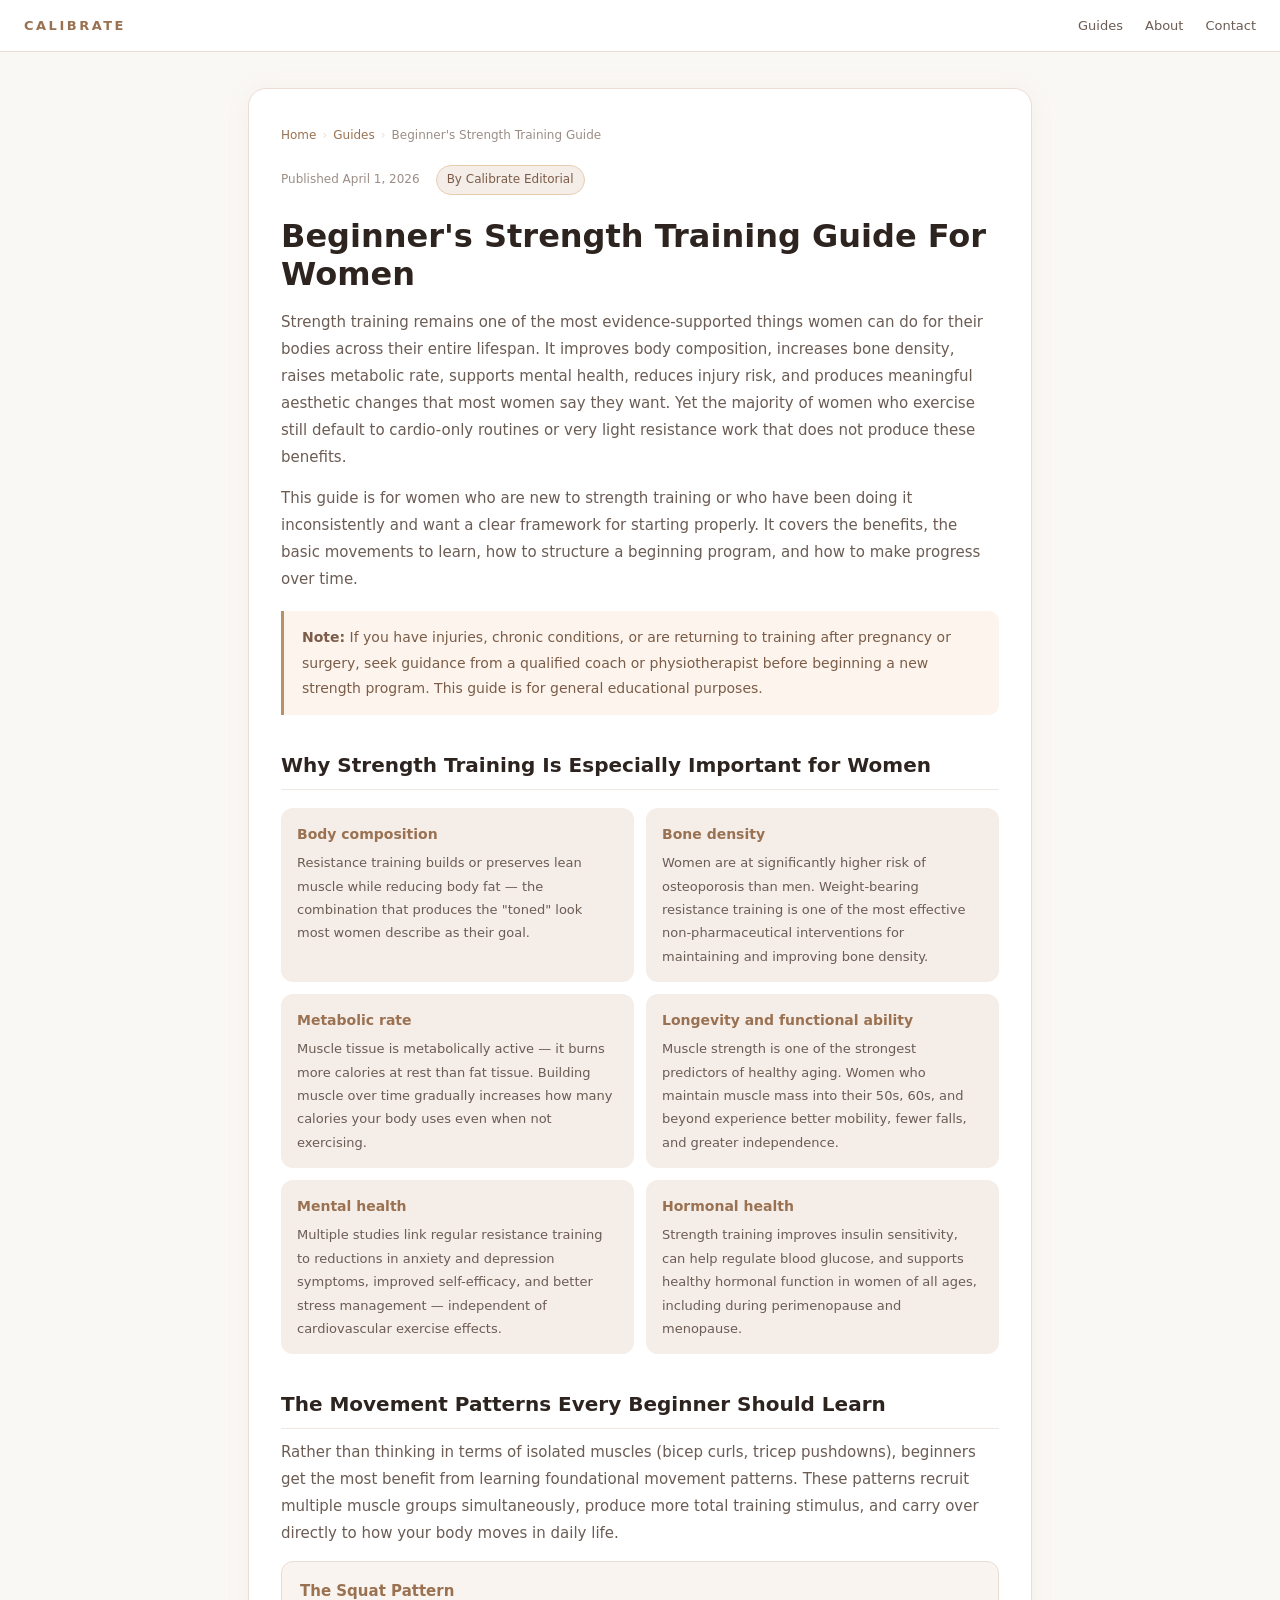
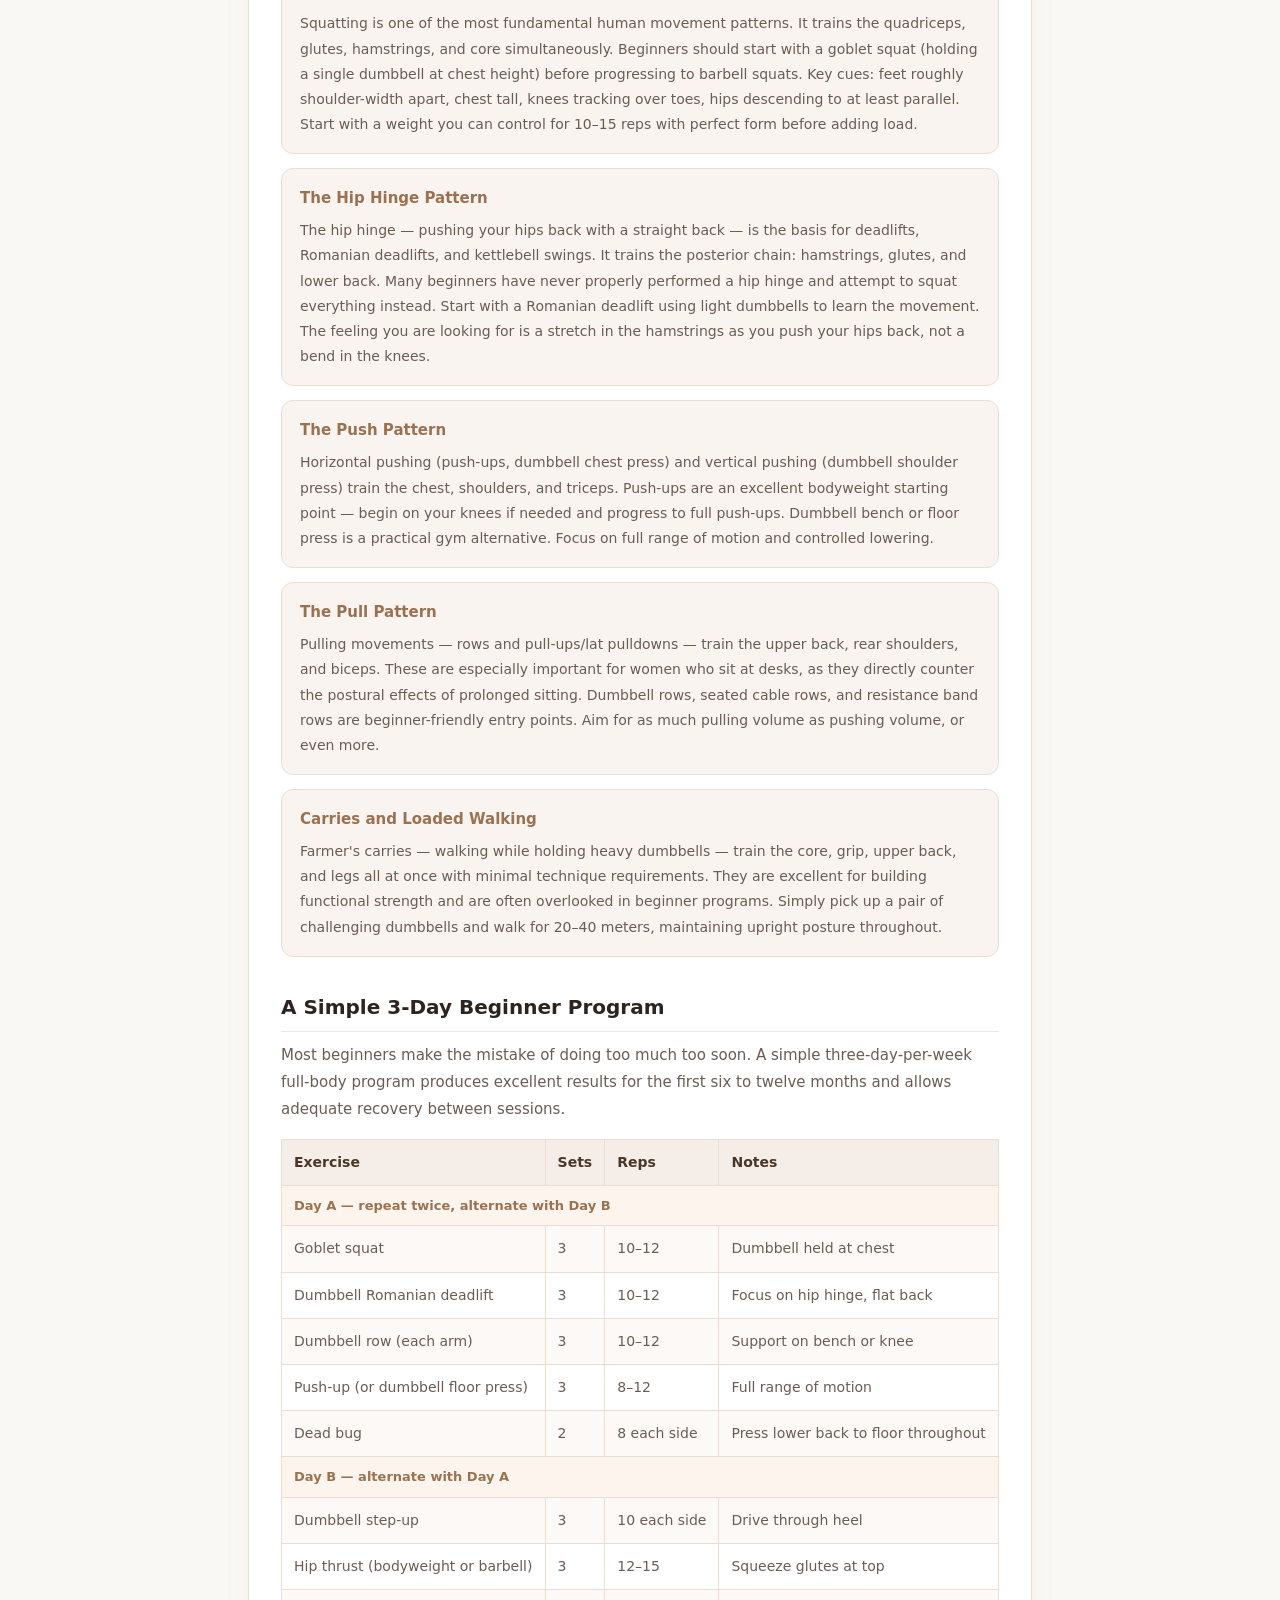
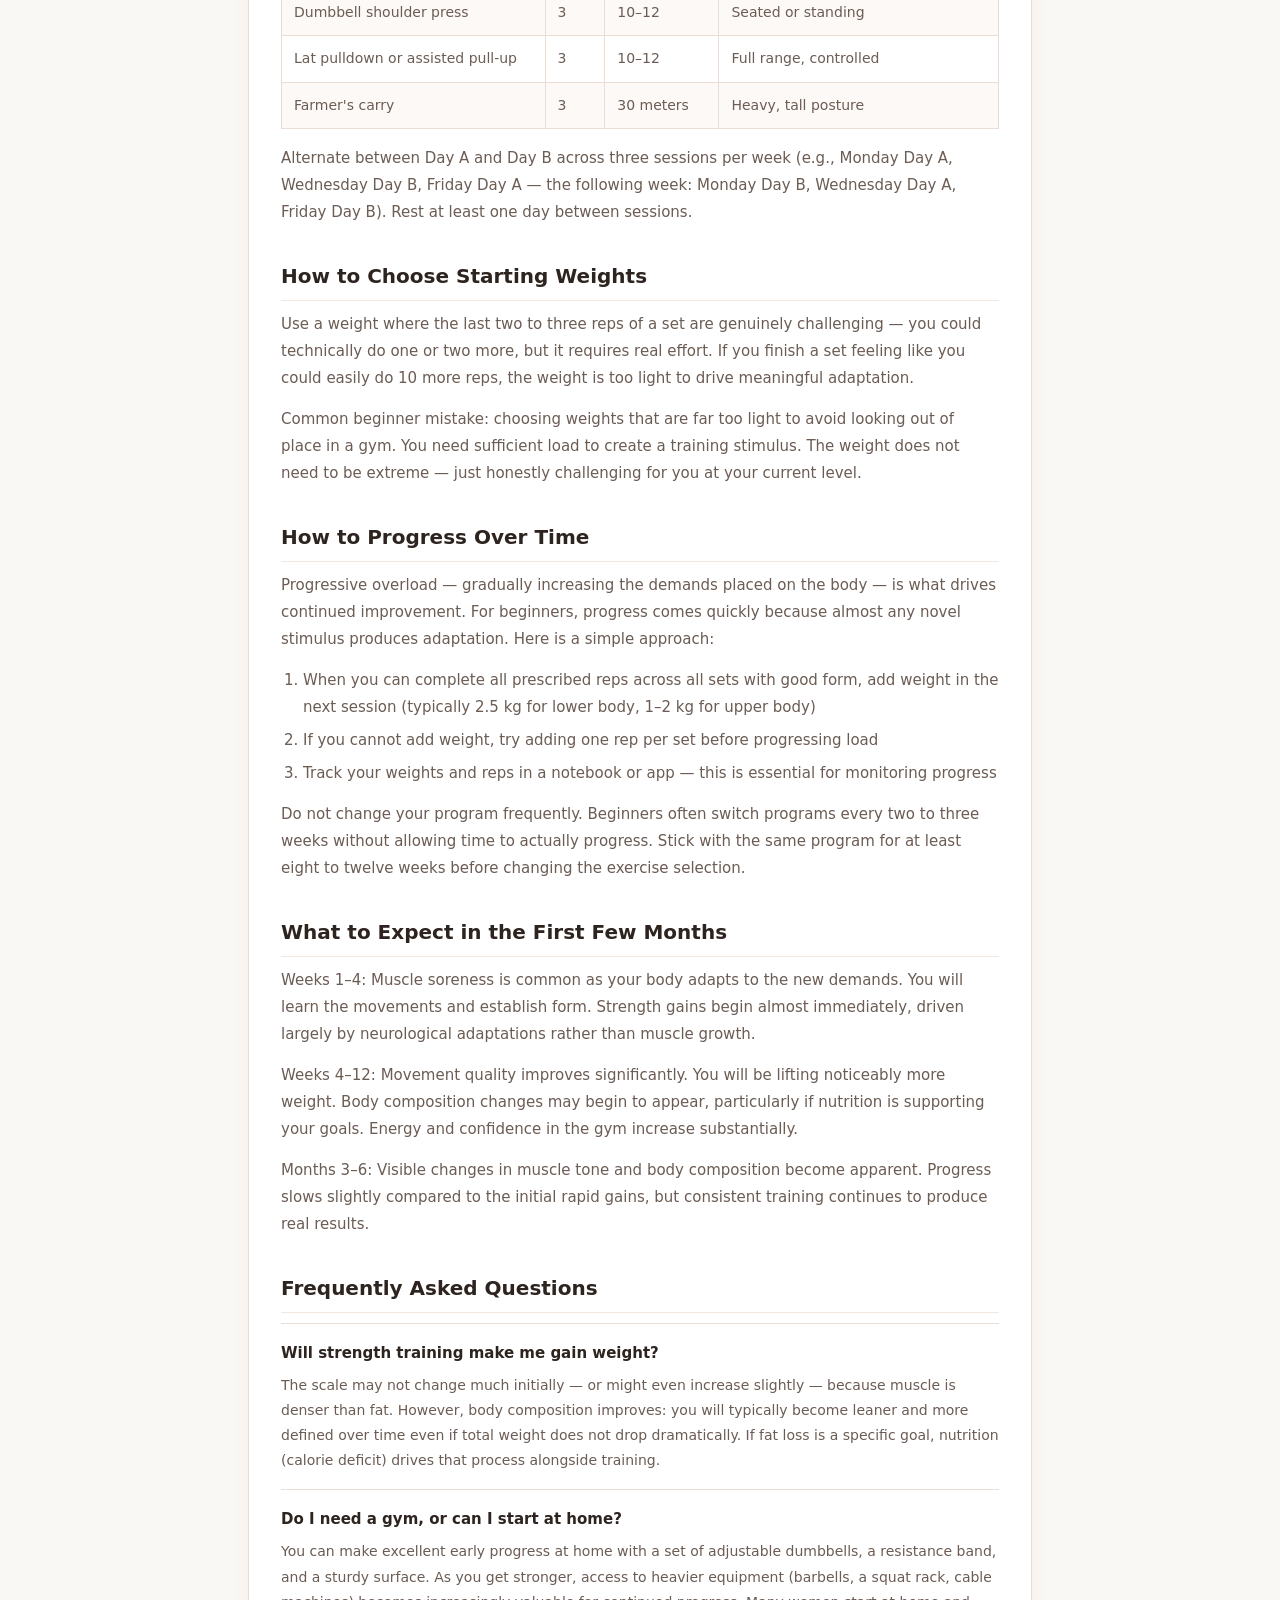
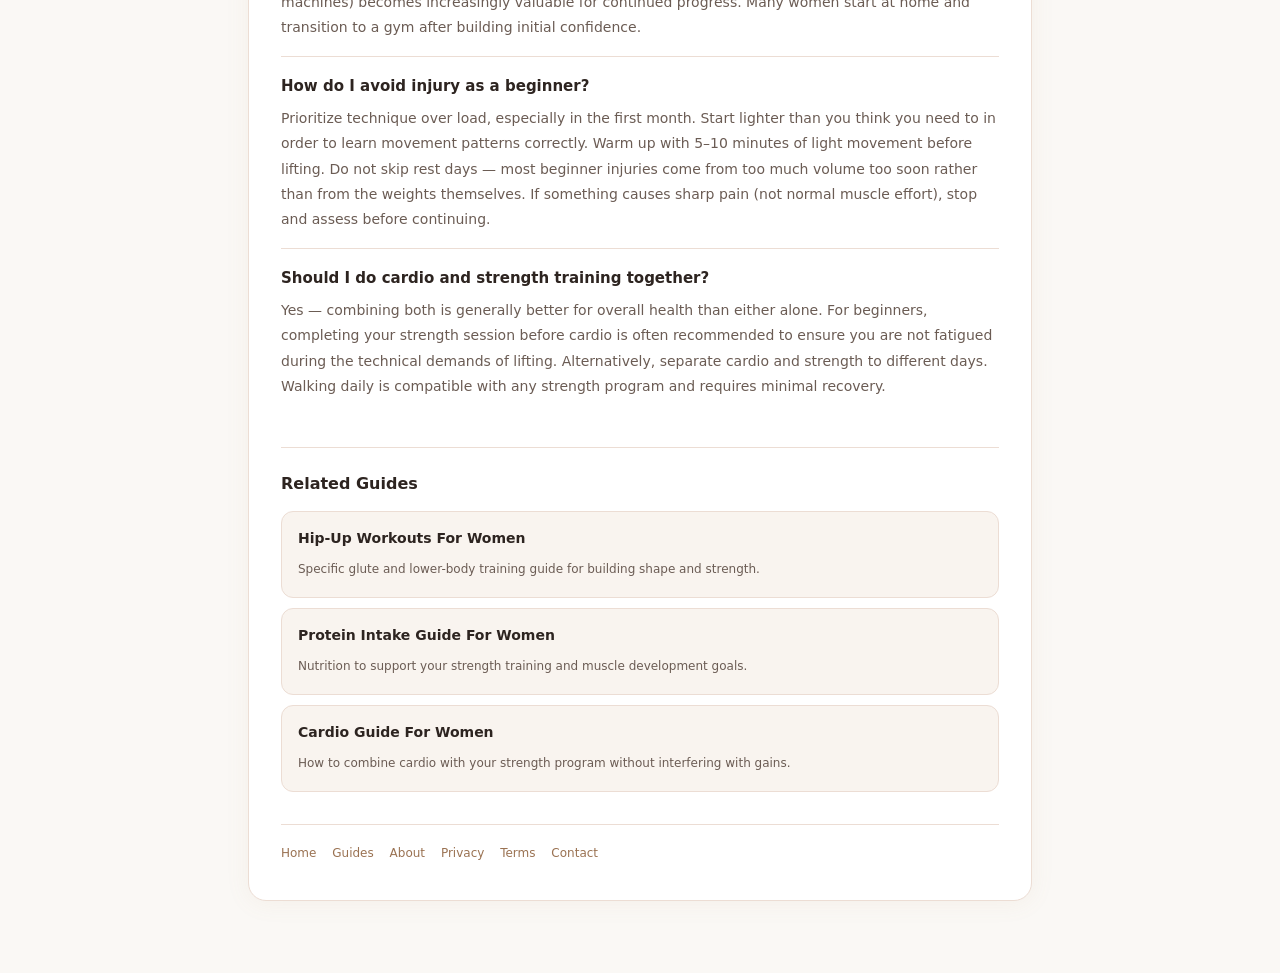
<file: strength-training-guide.html>
<!DOCTYPE html>
<html lang="en">
<head>
  <meta charset="UTF-8" />
  <meta name="viewport" content="width=device-width, initial-scale=1.0" />
  <title>Beginner's Strength Training Guide For Women - Calibrate</title>
  <meta name="description" content="A complete beginner's guide to strength training for women. Covers the benefits, how to start, key exercises, programming, and how to progress safely over time." />
  <link rel="canonical" href="https://woojintest.pages.dev/strength-training-guide.html" />
  <meta property="og:type" content="article" />
  <meta property="og:title" content="Beginner's Strength Training Guide For Women" />
  <meta property="og:description" content="A complete beginner's guide to strength training for women. Covers the benefits, how to start, key exercises, programming, and how to progress safely over time." />
  <meta property="og:url" content="https://woojintest.pages.dev/strength-training-guide.html" />
  <meta property="og:site_name" content="Calibrate" />
  <meta property="article:published_time" content="2026-04-01" />
  <meta name="twitter:card" content="summary" />
  <meta name="twitter:title" content="Beginner's Strength Training Guide For Women" />
  <meta name="twitter:description" content="A complete beginner's guide covering benefits, key exercises, a starter program, and how to progress safely." />
  <meta name="google-adsense-account" content="ca-pub-9247222675222330" />
  <script async src="https://pagead2.googlesyndication.com/pagead/js/adsbygoogle.js?client=ca-pub-9247222675222330" crossorigin="anonymous"></script>
  <script async src="https://www.googletagmanager.com/gtag/js?id=G-ZL0KT039TB"></script>
  <script>
    window.dataLayer = window.dataLayer || [];
    function gtag(){dataLayer.push(arguments);}
    gtag('js', new Date());
    gtag('config', 'G-ZL0KT039TB');
  </script>
  <script type="text/javascript">
    (function(c,l,a,r,i,t,y){
        c[a]=c[a]||function(){(c[a].q=c[a].q||[]).push(arguments)};
        t=l.createElement(r);t.async=1;t.src="https://www.clarity.ms/tag/"+i;
        y=l.getElementsByTagName(r)[0];y.parentNode.insertBefore(t,y);
    })(window, document, "clarity", "script", "w45pj6dyt1");
  </script>
  <style>
    * { box-sizing: border-box; }
    body { margin: 0; font-family: Inter, system-ui, sans-serif; background: #faf8f5; color: #2d2420; line-height: 1.8; }
    nav.nav { background: #fff; border-bottom: 1px solid #ecddd4; padding: 14px 24px; display: flex; align-items: center; justify-content: space-between; position: sticky; top: 0; z-index: 10; }
    .nav-brand { color: #9a7252; text-decoration: none; font-weight: 700; letter-spacing: 2.5px; text-transform: uppercase; font-size: 13px; }
    .nav-links { display: flex; gap: 22px; }
    .nav-links a { color: #6b5c54; text-decoration: none; font-size: 13px; font-weight: 500; }
    .nav-links a:hover { color: #9a7252; }
    .wrap { max-width: 820px; margin: 0 auto; padding: 36px 18px 72px; }
    .card { background: #fff; border: 1px solid #ecddd4; border-radius: 18px; box-shadow: 0 2px 24px rgba(184,144,106,0.08); padding: 36px 32px; }
    h1 { margin: 0 0 16px; font-size: 32px; line-height: 1.2; }
    h2 { margin: 32px 0 10px; font-size: 20px; color: #2d2420; border-bottom: 1px solid #f0e8e0; padding-bottom: 6px; }
    h3 { margin: 20px 0 8px; font-size: 16px; color: #4a3728; }
    p { font-size: 15px; color: #6b5c54; margin: 0 0 14px; }
    ul, ol { padding-left: 22px; margin: 0 0 14px; }
    li { font-size: 15px; color: #6b5c54; margin-bottom: 6px; }
    .intro-note { background: #fdf5ed; border-left: 3px solid #b8906a; border-radius: 0 10px 10px 0; padding: 14px 18px; margin: 18px 0; }
    .intro-note p { margin: 0; font-size: 14px; color: #7a5c48; }
    .exercise-block { background: #f9f4ef; border: 1px solid #ecddd4; border-radius: 12px; padding: 16px 18px; margin-bottom: 14px; }
    .exercise-block h3 { margin: 0 0 6px; font-size: 15px; color: #9a7252; }
    .exercise-block p { margin: 0; font-size: 14px; }
    .program-table { width: 100%; border-collapse: collapse; margin: 16px 0; font-size: 14px; }
    .program-table th { background: #f5ede8; color: #4a3728; font-weight: 600; padding: 10px 12px; text-align: left; border: 1px solid #ecddd4; }
    .program-table td { padding: 10px 12px; border: 1px solid #ecddd4; color: #6b5c54; vertical-align: top; }
    .program-table tr:nth-child(even) td { background: #fdf9f7; }
    .benefit-grid { display: grid; grid-template-columns: 1fr 1fr; gap: 12px; margin: 18px 0; }
    @media (max-width: 580px) { .benefit-grid { grid-template-columns: 1fr; } }
    .benefit-card { background: #f5ede8; border-radius: 12px; padding: 14px 16px; }
    .benefit-card h3 { font-size: 14px; color: #9a7252; margin: 0 0 4px; }
    .benefit-card p { font-size: 13px; color: #6b5c54; margin: 0; }
    .faq-item { border-top: 1px solid #ecddd4; padding: 16px 0; }
    .faq-item:last-child { border-bottom: 1px solid #ecddd4; }
    .faq-q { font-size: 15px; font-weight: 600; color: #2d2420; margin: 0 0 6px; }
    .faq-a { font-size: 14px; color: #6b5c54; margin: 0; }
    .footer { margin-top: 32px; padding-top: 18px; border-top: 1px solid #ecddd4; font-size: 12px; color: #9b8e87; }
    .footer a { color: #9a7252; text-decoration: none; margin-right: 12px; }
    .breadcrumb { font-size: 12px; color: #9b8e87; margin-bottom: 18px; display: flex; align-items: center; gap: 6px; flex-wrap: wrap; }
    .breadcrumb a { color: #9a7252; text-decoration: none; }
    .breadcrumb span.sep { color: #ecddd4; }
    .article-meta { display: flex; align-items: center; gap: 16px; margin-bottom: 22px; flex-wrap: wrap; }
    .article-meta time { font-size: 12px; color: #9b8e87; }
    .article-meta .author-tag { font-size: 12px; background: #f5ede8; color: #7a5c48; padding: 3px 10px; border-radius: 100px; border: 1px solid #e8cdb0; }
    .related-guides { margin-top: 32px; padding-top: 22px; border-top: 1px solid #ecddd4; }
    .related-guides h2 { font-size: 16px; color: #2d2420; margin: 0 0 12px; border: none; padding: 0; }
    .related-list { display: grid; gap: 10px; }
    .related-item { background: #f9f4ef; border: 1px solid #ecddd4; border-radius: 12px; padding: 14px 16px; text-decoration: none; display: block; transition: border-color 0.2s; }
    .related-item:hover { border-color: #b8906a; }
    .related-item strong { display: block; font-size: 14px; color: #2d2420; margin-bottom: 3px; }
    .related-item span { font-size: 12px; color: #6b5c54; }
  </style>
  <script type="application/ld+json">
  {
    "@context": "https://schema.org",
    "@graph": [
      {
        "@type": "Article",
        "headline": "Beginner's Strength Training Guide For Women",
        "description": "A complete beginner's guide to strength training for women. Covers the benefits, how to start, key exercises, programming, and how to progress safely over time.",
        "url": "https://woojintest.pages.dev/strength-training-guide.html",
        "datePublished": "2026-04-01",
        "dateModified": "2026-04-01",
        "author": {"@type": "Organization", "name": "Calibrate", "url": "https://woojintest.pages.dev/"},
        "publisher": {"@type": "Organization", "name": "Calibrate", "url": "https://woojintest.pages.dev/"},
        "mainEntityOfPage": {"@type": "WebPage", "@id": "https://woojintest.pages.dev/strength-training-guide.html"},
        "inLanguage": "en"
      },
      {
        "@type": "BreadcrumbList",
        "itemListElement": [
          {"@type": "ListItem", "position": 1, "name": "Home", "item": "https://woojintest.pages.dev/"},
          {"@type": "ListItem", "position": 2, "name": "Guides", "item": "https://woojintest.pages.dev/guides.html"},
          {"@type": "ListItem", "position": 3, "name": "Beginner's Strength Training Guide", "item": "https://woojintest.pages.dev/strength-training-guide.html"}
        ]
      },
      {
        "@type": "FAQPage",
        "mainEntity": [
          {
            "@type": "Question",
            "name": "Will strength training make women gain weight?",
            "acceptedAnswer": {"@type": "Answer", "text": "The scale may not change much initially or might even increase slightly because muscle is denser than fat. However, body composition improves: you will typically become leaner and more defined over time even if total weight does not drop dramatically."}
          },
          {
            "@type": "Question",
            "name": "Do women need a gym to start strength training, or can they start at home?",
            "acceptedAnswer": {"@type": "Answer", "text": "You can make excellent early progress at home with a set of adjustable dumbbells, a resistance band, and a sturdy surface. As you get stronger, access to heavier equipment becomes increasingly valuable for continued progress."}
          },
          {
            "@type": "Question",
            "name": "How do women avoid injury when starting strength training?",
            "acceptedAnswer": {"@type": "Answer", "text": "Prioritize technique over load, especially in the first month. Start lighter than you think you need to in order to learn movement patterns correctly. Warm up with 5 to 10 minutes of light movement before lifting. Do not skip rest days."}
          },
          {
            "@type": "Question",
            "name": "Should women do cardio and strength training together?",
            "acceptedAnswer": {"@type": "Answer", "text": "Yes — combining both is generally better for overall health than either alone. For beginners, completing your strength session before cardio ensures you are fresh during the technical demands of lifting. Walking daily is compatible with any strength program."}
          }
        ]
      }
    ]
  }
  </script>
</head>
<body>
  <nav class="nav">
    <a class="nav-brand" href="/">Calibrate</a>
    <div class="nav-links">
      <a href="/guides.html">Guides</a>
      <a href="/about.html">About</a>
      <a href="/contact.html">Contact</a>
    </div>
  </nav>
  <div class="wrap">
    <div class="card">
      <nav class="breadcrumb" aria-label="Breadcrumb">
        <a href="/">Home</a><span class="sep">›</span><a href="/guides.html">Guides</a><span class="sep">›</span><span>Beginner's Strength Training Guide</span>
      </nav>
      <div class="article-meta">
        <time datetime="2026-04-01">Published April 1, 2026</time>
        <span class="author-tag">By Calibrate Editorial</span>
      </div>
      <h1>Beginner's Strength Training Guide For Women</h1>
      <p>Strength training remains one of the most evidence-supported things women can do for their bodies across their entire lifespan. It improves body composition, increases bone density, raises metabolic rate, supports mental health, reduces injury risk, and produces meaningful aesthetic changes that most women say they want. Yet the majority of women who exercise still default to cardio-only routines or very light resistance work that does not produce these benefits.</p>
      <p>This guide is for women who are new to strength training or who have been doing it inconsistently and want a clear framework for starting properly. It covers the benefits, the basic movements to learn, how to structure a beginning program, and how to make progress over time.</p>

      <div class="intro-note">
        <p><strong>Note:</strong> If you have injuries, chronic conditions, or are returning to training after pregnancy or surgery, seek guidance from a qualified coach or physiotherapist before beginning a new strength program. This guide is for general educational purposes.</p>
      </div>

      <h2>Why Strength Training Is Especially Important for Women</h2>

      <div class="benefit-grid">
        <div class="benefit-card">
          <h3>Body composition</h3>
          <p>Resistance training builds or preserves lean muscle while reducing body fat — the combination that produces the "toned" look most women describe as their goal.</p>
        </div>
        <div class="benefit-card">
          <h3>Bone density</h3>
          <p>Women are at significantly higher risk of osteoporosis than men. Weight-bearing resistance training is one of the most effective non-pharmaceutical interventions for maintaining and improving bone density.</p>
        </div>
        <div class="benefit-card">
          <h3>Metabolic rate</h3>
          <p>Muscle tissue is metabolically active — it burns more calories at rest than fat tissue. Building muscle over time gradually increases how many calories your body uses even when not exercising.</p>
        </div>
        <div class="benefit-card">
          <h3>Longevity and functional ability</h3>
          <p>Muscle strength is one of the strongest predictors of healthy aging. Women who maintain muscle mass into their 50s, 60s, and beyond experience better mobility, fewer falls, and greater independence.</p>
        </div>
        <div class="benefit-card">
          <h3>Mental health</h3>
          <p>Multiple studies link regular resistance training to reductions in anxiety and depression symptoms, improved self-efficacy, and better stress management — independent of cardiovascular exercise effects.</p>
        </div>
        <div class="benefit-card">
          <h3>Hormonal health</h3>
          <p>Strength training improves insulin sensitivity, can help regulate blood glucose, and supports healthy hormonal function in women of all ages, including during perimenopause and menopause.</p>
        </div>
      </div>

      <h2>The Movement Patterns Every Beginner Should Learn</h2>
      <p>Rather than thinking in terms of isolated muscles (bicep curls, tricep pushdowns), beginners get the most benefit from learning foundational movement patterns. These patterns recruit multiple muscle groups simultaneously, produce more total training stimulus, and carry over directly to how your body moves in daily life.</p>

      <div class="exercise-block">
        <h3>The Squat Pattern</h3>
        <p>Squatting is one of the most fundamental human movement patterns. It trains the quadriceps, glutes, hamstrings, and core simultaneously. Beginners should start with a goblet squat (holding a single dumbbell at chest height) before progressing to barbell squats. Key cues: feet roughly shoulder-width apart, chest tall, knees tracking over toes, hips descending to at least parallel. Start with a weight you can control for 10–15 reps with perfect form before adding load.</p>
      </div>

      <div class="exercise-block">
        <h3>The Hip Hinge Pattern</h3>
        <p>The hip hinge — pushing your hips back with a straight back — is the basis for deadlifts, Romanian deadlifts, and kettlebell swings. It trains the posterior chain: hamstrings, glutes, and lower back. Many beginners have never properly performed a hip hinge and attempt to squat everything instead. Start with a Romanian deadlift using light dumbbells to learn the movement. The feeling you are looking for is a stretch in the hamstrings as you push your hips back, not a bend in the knees.</p>
      </div>

      <div class="exercise-block">
        <h3>The Push Pattern</h3>
        <p>Horizontal pushing (push-ups, dumbbell chest press) and vertical pushing (dumbbell shoulder press) train the chest, shoulders, and triceps. Push-ups are an excellent bodyweight starting point — begin on your knees if needed and progress to full push-ups. Dumbbell bench or floor press is a practical gym alternative. Focus on full range of motion and controlled lowering.</p>
      </div>

      <div class="exercise-block">
        <h3>The Pull Pattern</h3>
        <p>Pulling movements — rows and pull-ups/lat pulldowns — train the upper back, rear shoulders, and biceps. These are especially important for women who sit at desks, as they directly counter the postural effects of prolonged sitting. Dumbbell rows, seated cable rows, and resistance band rows are beginner-friendly entry points. Aim for as much pulling volume as pushing volume, or even more.</p>
      </div>

      <div class="exercise-block">
        <h3>Carries and Loaded Walking</h3>
        <p>Farmer's carries — walking while holding heavy dumbbells — train the core, grip, upper back, and legs all at once with minimal technique requirements. They are excellent for building functional strength and are often overlooked in beginner programs. Simply pick up a pair of challenging dumbbells and walk for 20–40 meters, maintaining upright posture throughout.</p>
      </div>

      <h2>A Simple 3-Day Beginner Program</h2>
      <p>Most beginners make the mistake of doing too much too soon. A simple three-day-per-week full-body program produces excellent results for the first six to twelve months and allows adequate recovery between sessions.</p>

      <table class="program-table">
        <thead>
          <tr><th>Exercise</th><th>Sets</th><th>Reps</th><th>Notes</th></tr>
        </thead>
        <tbody>
          <tr><td colspan="4" style="background:#fdf5ed;font-weight:600;color:#9a7252;font-size:13px;padding:8px 12px;">Day A — repeat twice, alternate with Day B</td></tr>
          <tr><td>Goblet squat</td><td>3</td><td>10–12</td><td>Dumbbell held at chest</td></tr>
          <tr><td>Dumbbell Romanian deadlift</td><td>3</td><td>10–12</td><td>Focus on hip hinge, flat back</td></tr>
          <tr><td>Dumbbell row (each arm)</td><td>3</td><td>10–12</td><td>Support on bench or knee</td></tr>
          <tr><td>Push-up (or dumbbell floor press)</td><td>3</td><td>8–12</td><td>Full range of motion</td></tr>
          <tr><td>Dead bug</td><td>2</td><td>8 each side</td><td>Press lower back to floor throughout</td></tr>
          <tr><td colspan="4" style="background:#fdf5ed;font-weight:600;color:#9a7252;font-size:13px;padding:8px 12px;">Day B — alternate with Day A</td></tr>
          <tr><td>Dumbbell step-up</td><td>3</td><td>10 each side</td><td>Drive through heel</td></tr>
          <tr><td>Hip thrust (bodyweight or barbell)</td><td>3</td><td>12–15</td><td>Squeeze glutes at top</td></tr>
          <tr><td>Dumbbell shoulder press</td><td>3</td><td>10–12</td><td>Seated or standing</td></tr>
          <tr><td>Lat pulldown or assisted pull-up</td><td>3</td><td>10–12</td><td>Full range, controlled</td></tr>
          <tr><td>Farmer's carry</td><td>3</td><td>30 meters</td><td>Heavy, tall posture</td></tr>
        </tbody>
      </table>

      <p>Alternate between Day A and Day B across three sessions per week (e.g., Monday Day A, Wednesday Day B, Friday Day A — the following week: Monday Day B, Wednesday Day A, Friday Day B). Rest at least one day between sessions.</p>

      <h2>How to Choose Starting Weights</h2>
      <p>Use a weight where the last two to three reps of a set are genuinely challenging — you could technically do one or two more, but it requires real effort. If you finish a set feeling like you could easily do 10 more reps, the weight is too light to drive meaningful adaptation.</p>
      <p>Common beginner mistake: choosing weights that are far too light to avoid looking out of place in a gym. You need sufficient load to create a training stimulus. The weight does not need to be extreme — just honestly challenging for you at your current level.</p>

      <h2>How to Progress Over Time</h2>
      <p>Progressive overload — gradually increasing the demands placed on the body — is what drives continued improvement. For beginners, progress comes quickly because almost any novel stimulus produces adaptation. Here is a simple approach:</p>
      <ol>
        <li>When you can complete all prescribed reps across all sets with good form, add weight in the next session (typically 2.5 kg for lower body, 1–2 kg for upper body)</li>
        <li>If you cannot add weight, try adding one rep per set before progressing load</li>
        <li>Track your weights and reps in a notebook or app — this is essential for monitoring progress</li>
      </ol>
      <p>Do not change your program frequently. Beginners often switch programs every two to three weeks without allowing time to actually progress. Stick with the same program for at least eight to twelve weeks before changing the exercise selection.</p>

      <h2>What to Expect in the First Few Months</h2>
      <p>Weeks 1–4: Muscle soreness is common as your body adapts to the new demands. You will learn the movements and establish form. Strength gains begin almost immediately, driven largely by neurological adaptations rather than muscle growth.</p>
      <p>Weeks 4–12: Movement quality improves significantly. You will be lifting noticeably more weight. Body composition changes may begin to appear, particularly if nutrition is supporting your goals. Energy and confidence in the gym increase substantially.</p>
      <p>Months 3–6: Visible changes in muscle tone and body composition become apparent. Progress slows slightly compared to the initial rapid gains, but consistent training continues to produce real results.</p>

      <h2>Frequently Asked Questions</h2>
      <div class="faq-item">
        <p class="faq-q">Will strength training make me gain weight?</p>
        <p class="faq-a">The scale may not change much initially — or might even increase slightly — because muscle is denser than fat. However, body composition improves: you will typically become leaner and more defined over time even if total weight does not drop dramatically. If fat loss is a specific goal, nutrition (calorie deficit) drives that process alongside training.</p>
      </div>
      <div class="faq-item">
        <p class="faq-q">Do I need a gym, or can I start at home?</p>
        <p class="faq-a">You can make excellent early progress at home with a set of adjustable dumbbells, a resistance band, and a sturdy surface. As you get stronger, access to heavier equipment (barbells, a squat rack, cable machines) becomes increasingly valuable for continued progress. Many women start at home and transition to a gym after building initial confidence.</p>
      </div>
      <div class="faq-item">
        <p class="faq-q">How do I avoid injury as a beginner?</p>
        <p class="faq-a">Prioritize technique over load, especially in the first month. Start lighter than you think you need to in order to learn movement patterns correctly. Warm up with 5–10 minutes of light movement before lifting. Do not skip rest days — most beginner injuries come from too much volume too soon rather than from the weights themselves. If something causes sharp pain (not normal muscle effort), stop and assess before continuing.</p>
      </div>
      <div class="faq-item">
        <p class="faq-q">Should I do cardio and strength training together?</p>
        <p class="faq-a">Yes — combining both is generally better for overall health than either alone. For beginners, completing your strength session before cardio is often recommended to ensure you are not fatigued during the technical demands of lifting. Alternatively, separate cardio and strength to different days. Walking daily is compatible with any strength program and requires minimal recovery.</p>
      </div>

      <div class="related-guides">
        <h2>Related Guides</h2>
        <div class="related-list">
          <a class="related-item" href="/hip-up-workouts.html"><strong>Hip-Up Workouts For Women</strong><span>Specific glute and lower-body training guide for building shape and strength.</span></a>
          <a class="related-item" href="/protein-guide.html"><strong>Protein Intake Guide For Women</strong><span>Nutrition to support your strength training and muscle development goals.</span></a>
          <a class="related-item" href="/cardio-guide.html"><strong>Cardio Guide For Women</strong><span>How to combine cardio with your strength program without interfering with gains.</span></a>
        </div>
      </div>
      <div class="footer">
        <a href="/">Home</a>
        <a href="/guides.html">Guides</a>
        <a href="/about.html">About</a>
        <a href="/privacy.html">Privacy</a>
        <a href="/terms.html">Terms</a>
        <a href="/contact.html">Contact</a>
      </div>
    </div>
  </div>
</body>
</html>
</file>
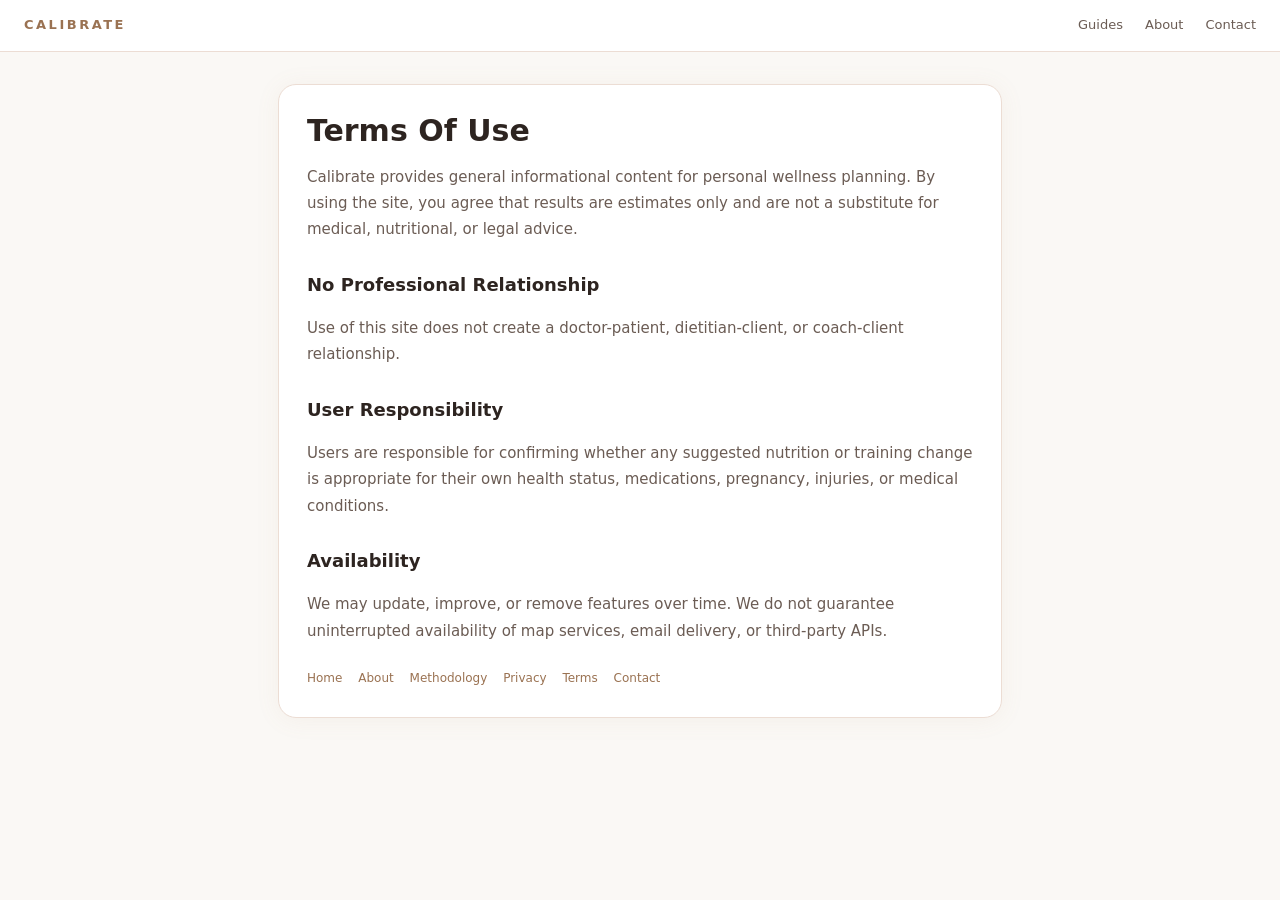
<file: terms.html>
<!DOCTYPE html>
<html lang="en">
<head>
  <meta charset="UTF-8" />
  <meta name="viewport" content="width=device-width, initial-scale=1.0" />
  <title>Terms Of Use - Calibrate</title>
  <meta name="google-adsense-account" content="ca-pub-9247222675222330" />
  <script async src="https://pagead2.googlesyndication.com/pagead/js/adsbygoogle.js?client=ca-pub-9247222675222330" crossorigin="anonymous"></script>
  <script async src="https://www.googletagmanager.com/gtag/js?id=G-ZL0KT039TB"></script>
  <script>
    window.dataLayer = window.dataLayer || [];
    function gtag(){dataLayer.push(arguments);}
    gtag('js', new Date());
    gtag('config', 'G-ZL0KT039TB');
  </script>
  <script type="text/javascript">
    (function(c,l,a,r,i,t,y){
        c[a]=c[a]||function(){(c[a].q=c[a].q||[]).push(arguments)};
        t=l.createElement(r);t.async=1;t.src="https://www.clarity.ms/tag/"+i;
        y=l.getElementsByTagName(r)[0];y.parentNode.insertBefore(t,y);
    })(window, document, "clarity", "script", "w45pj6dyt1");
  </script>
  <style>
    * { box-sizing: border-box; }
    body { margin: 0; font-family: Inter, system-ui, sans-serif; background: #faf8f5; color: #2d2420; line-height: 1.75; }
    nav.nav { background: #fff; border-bottom: 1px solid #ecddd4; padding: 14px 24px; display: flex; align-items: center; justify-content: space-between; position: sticky; top: 0; z-index: 10; }
    .nav-brand { color: #9a7252; text-decoration: none; font-weight: 700; letter-spacing: 2.5px; text-transform: uppercase; font-size: 13px; }
    .nav-links { display: flex; gap: 22px; }
    .nav-links a { color: #6b5c54; text-decoration: none; font-size: 13px; font-weight: 500; }
    .nav-links a:hover { color: #9a7252; }
    .wrap { max-width: 760px; margin: 0 auto; padding: 32px 18px 64px; }
    .card { background: #fff; border: 1px solid #ecddd4; border-radius: 18px; box-shadow: 0 2px 24px rgba(184,144,106,0.08); padding: 28px; }
    h1 { margin: 0 0 14px; font-size: 30px; line-height: 1.2; }
    h2 { margin: 26px 0 10px; font-size: 18px; }
    p, li { font-size: 15px; color: #6b5c54; }
    ul { padding-left: 20px; }
    .footer { margin-top: 24px; font-size: 12px; color: #9b8e87; }
    .footer a { color: #9a7252; text-decoration: none; margin-right: 12px; }
  </style>
</head>
<body>
  <nav class="nav">
    <a class="nav-brand" href="/">Calibrate</a>
    <div class="nav-links">
      <a href="/guides.html">Guides</a>
      <a href="/about.html">About</a>
      <a href="/contact.html">Contact</a>
    </div>
  </nav>
  <div class="wrap">
    <div class="card">
<h1>Terms Of Use</h1>
<p>Calibrate provides general informational content for personal wellness planning. By using the site, you agree that results are estimates only and are not a substitute for medical, nutritional, or legal advice.</p>
<h2>No Professional Relationship</h2>
<p>Use of this site does not create a doctor-patient, dietitian-client, or coach-client relationship.</p>
<h2>User Responsibility</h2>
<p>Users are responsible for confirming whether any suggested nutrition or training change is appropriate for their own health status, medications, pregnancy, injuries, or medical conditions.</p>
<h2>Availability</h2>
<p>We may update, improve, or remove features over time. We do not guarantee uninterrupted availability of map services, email delivery, or third-party APIs.</p>
      <div class="footer">
        <a href="/">Home</a>
        <a href="/about.html">About</a>
        <a href="/methodology.html">Methodology</a>
        <a href="/privacy.html">Privacy</a>
        <a href="/terms.html">Terms</a>
        <a href="/contact.html">Contact</a>
      </div>
    </div>
  </div>
</body>
</html>
</file>
